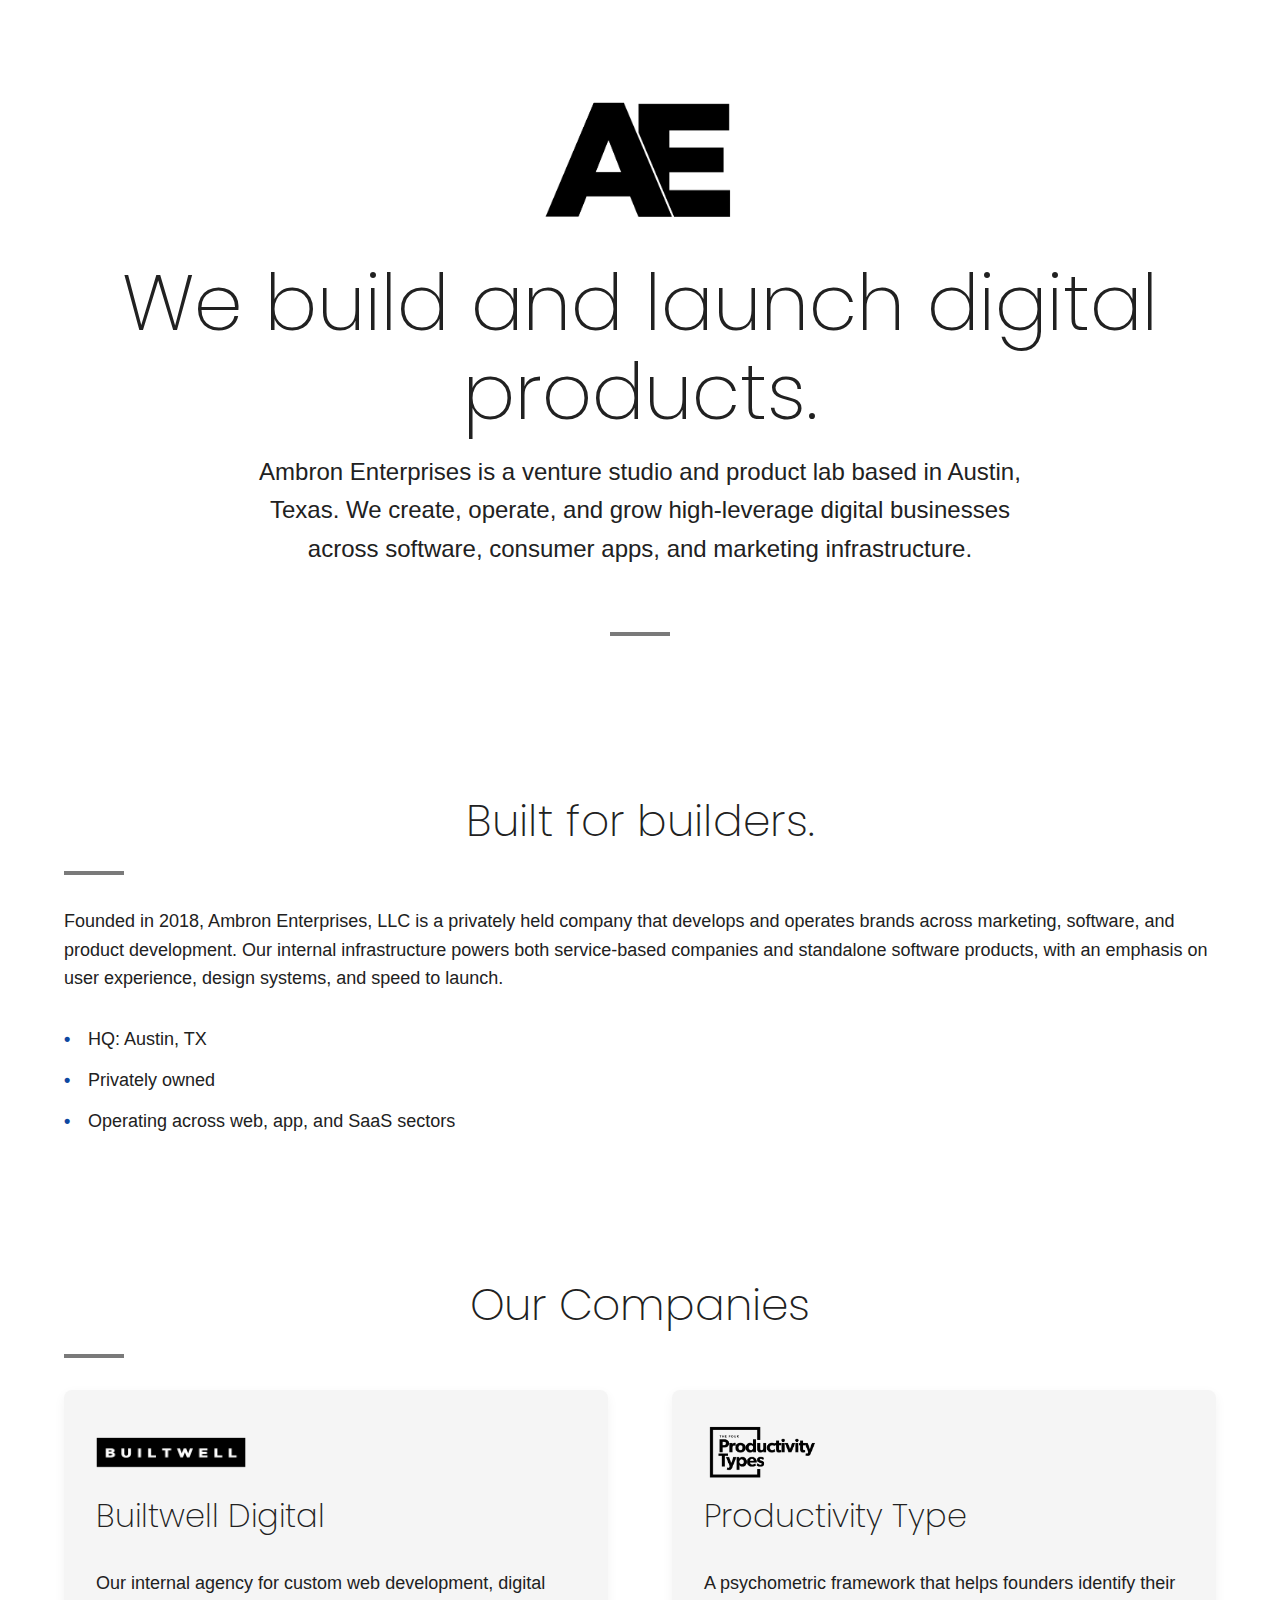
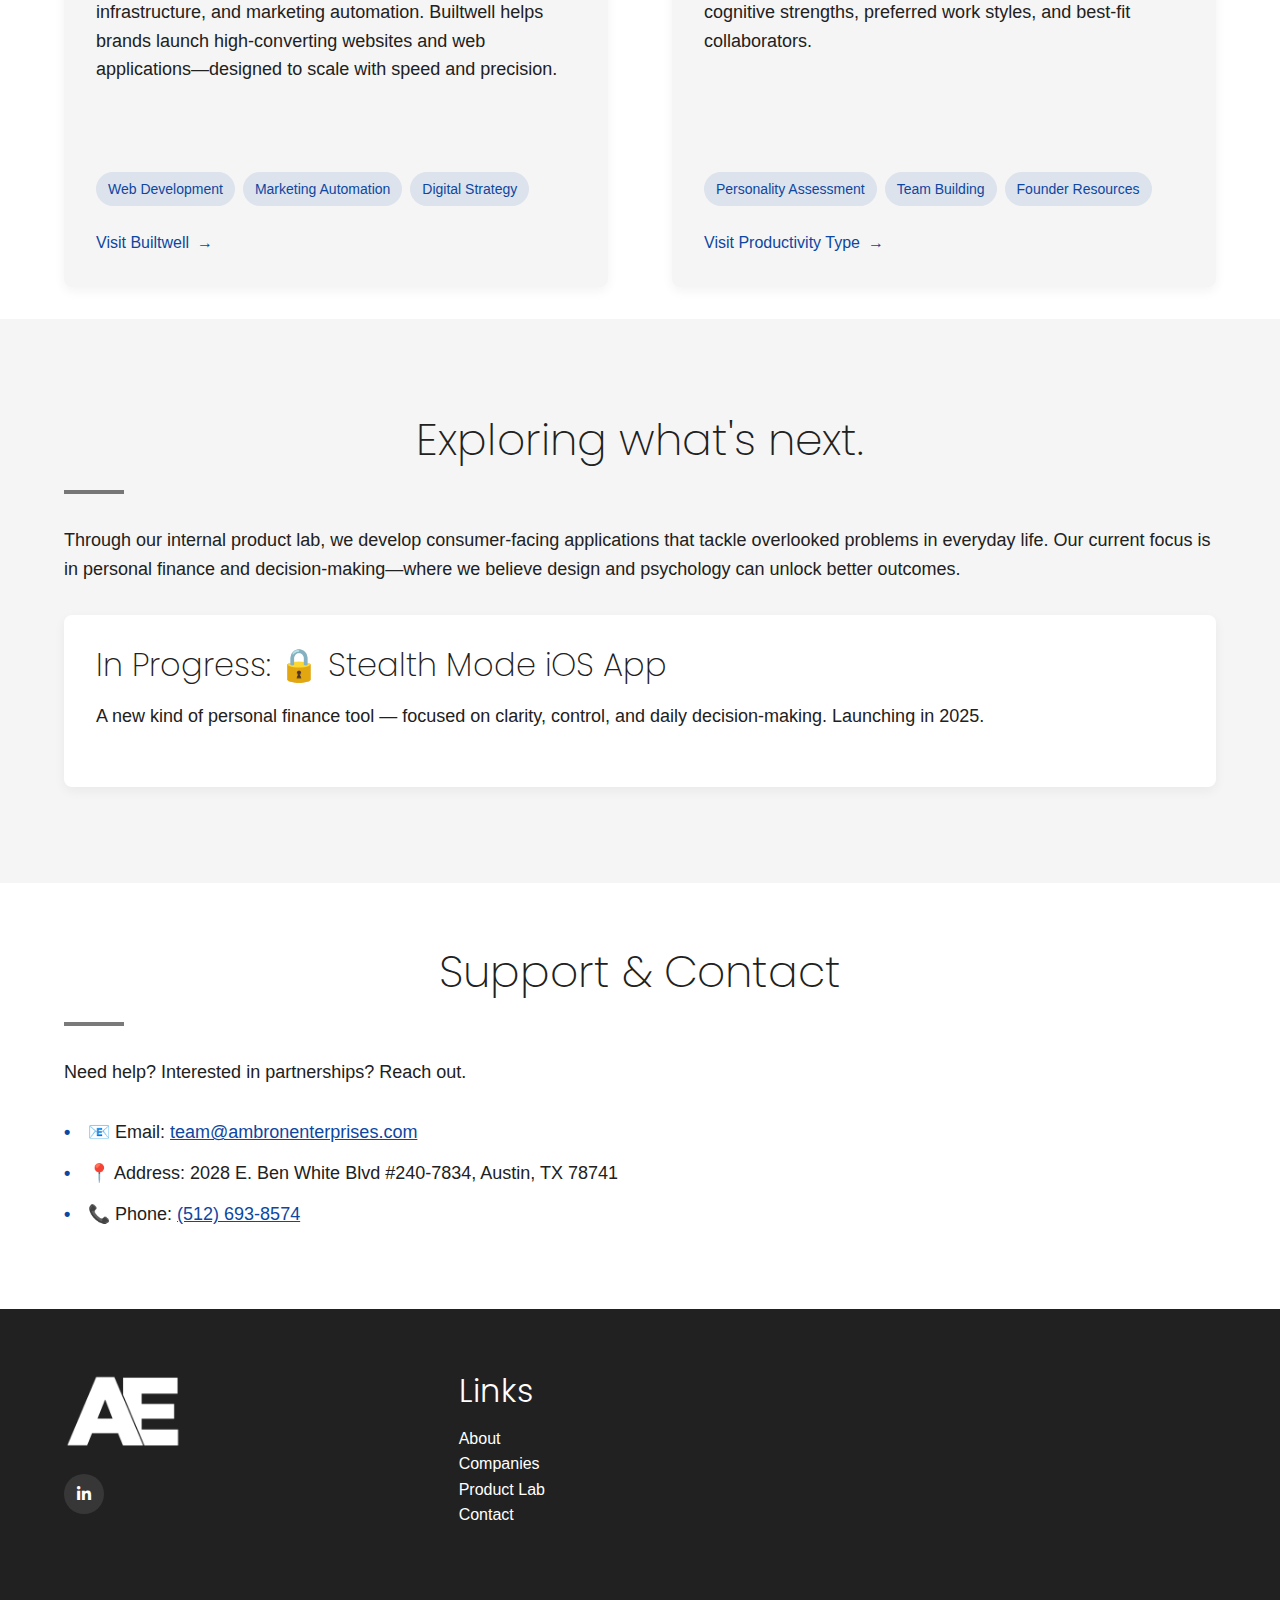
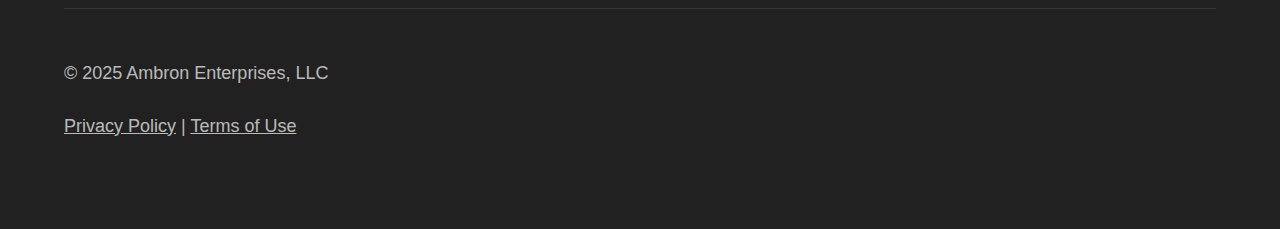
<file: index.html>
<!DOCTYPE html>
<html lang="en-US">
<head>
	<meta charset="UTF-8">
	<meta name="viewport" content="width=device-width, initial-scale=1">
    <meta name="description" content="Ambron Enterprises is a product-led company building and investing in software businesses focused on powerful, but easy-to-use applications.">
    <link rel="preconnect" href="https://fonts.googleapis.com">
    <link rel="preconnect" href="https://fonts.gstatic.com" crossorigin>
    <meta name="robots" content="max-image-preview:large">
    <title>Ambron Enterprises</title>
	<link rel="stylesheet" href="style.css">
	<link rel="icon" href="favicon.ico" type="image/x-icon">
	<link rel="shortcut icon" href="favicon.ico" type="image/x-icon">
	<!-- Load Google Fonts - Improved font loading -->
	<link href="https://fonts.googleapis.com/css2?family=Poppins:wght@200;300;400;500;600;700&family=Source+Serif+Pro:wght@300;400;600;700&display=swap" rel="stylesheet">
	<!-- Add Font Awesome for social media icons -->
	<link rel="stylesheet" href="https://cdnjs.cloudflare.com/ajax/libs/font-awesome/6.4.0/css/all.min.css">
	<style>
		/* Additional styles specific to this page */
        :root {
            --primary-color: #0d47a1;
            --secondary-color: #2e7d32;
            --tertiary-color: #ed6c02;
            --dark-color: #212121;
            --light-color: #f5f5f5;
            --spacing-xs: 1rem;
            --spacing-sm: 2rem;
            --spacing-md: 4rem;
            --spacing-lg: 6rem;
            --spacing-xl: 8rem;
            --heading-font: 'Poppins', Helvetica, Arial, Lucida, sans-serif;
            --body-font: -apple-system, BlinkMacSystemFont, "Segoe UI", Roboto, Helvetica, Arial, sans-serif;
            --wp--custom--typography--line-height--tiny: 1.15;
            --wp--custom--typography--line-height--small: 1.2;
        }
        
        body {
            margin: 0;
            padding: 0;
            font-family: var(--body-font);
            line-height: 1.6;
            color: var(--dark-color);
            background-color: #ffffff;
            font-size: 16px;
        }
        
        .container {
            width: 90%;
            max-width: 1200px;
            margin: 0 auto;
            padding: 0 1rem;
        }
        
        section {
            padding: var(--spacing-md) 0;
            position: relative;
        }
        
        .section-divider {
            width: 60px;
            height: 4px;
            background-color: var(--dark-color);
            margin: var(--spacing-xs) 0 var(--spacing-sm) 0;
            opacity: 0.6;
        }
        
        p {
            margin-bottom: 1.5rem;
            font-size: 1.125rem;
            line-height: 1.6;
        }
        
        .hero {
            padding: var(--spacing-lg) 0;
            text-align: center;
        }
        
        /* Updated heading styles to match original Poppins style */
        h1, h2, h3, h4 {
            font-family: var(--heading-font);
            font-weight: 200;
            line-height: var(--wp--custom--typography--line-height--tiny);
            margin-top: 0;
            text-align: center;
        }
        
        h1 {
            font-size: 78px;
            margin-bottom: var(--spacing-xs);
        }
        
        h2 {
            font-size: 2.75rem;
            margin-bottom: 1.5rem;
        }
        
        h3 {
            font-size: 2rem;
            margin-bottom: 1rem;
        }
        
        h5 {
            font-family: var(--heading-font);
            font-weight: 500;
            text-transform: uppercase;
            font-size: 12px;
            letter-spacing: 4px;
            line-height: 1.8em;
            margin-bottom: 1rem;
        }
        
        .hero p {
            font-size: 1.5rem;
            max-width: 800px;
            margin: 0 auto var(--spacing-md) auto;
            font-weight: 300;
        }
        
        .logo {
            max-width: 200px;
            margin: 0 auto var(--spacing-sm) auto;
            display: block;
        }
        
        .company-grid {
            display: grid;
            grid-template-columns: repeat(auto-fill, minmax(400px, 1fr));
            gap: var(--spacing-md);
            margin: var(--spacing-sm) 0;
        }
        
        .company-card {
            padding: var(--spacing-sm);
            background-color: var(--light-color);
            border-radius: 8px;
            box-shadow: 0 4px 12px rgba(0,0,0,0.05);
            height: 100%;
            display: flex;
            flex-direction: column;
        }
        
        .company-card h3 {
            text-align: left;
        }
        
        .company-card p {
            flex-grow: 1;
            margin-bottom: 1.5rem;
        }
        
        .company-logo {
            max-width: 150px;
            margin-bottom: var(--spacing-xs);
            height: 60px;
            object-fit: contain;
            object-position: left;
        }
        
        .service-pills {
            display: flex;
            flex-wrap: wrap;
            gap: 0.5rem;
            margin-bottom: 1.5rem;
        }
        
        .service-pill {
            background-color: rgba(13, 71, 161, 0.1);
            color: var(--primary-color);
            padding: 0.35rem 0.75rem;
            border-radius: 20px;
            font-size: 0.875rem;
            font-weight: 500;
        }
        
        .link-arrow {
            display: inline-flex;
            align-items: center;
            color: var(--primary-color);
            text-decoration: none;
            font-weight: 500;
            margin-top: auto;
        }
        
        .link-arrow::after {
            content: "→";
            margin-left: 8px;
            transition: transform 0.2s ease;
        }
        
        .link-arrow:hover::after {
            transform: translateX(4px);
        }
        
        .link-arrow:hover {
            text-decoration: underline;
        }
        
        .product-lab {
            background-color: var(--light-color);
            padding: var(--spacing-lg) 0;
        }
        
        .stealth-product {
            margin-top: var(--spacing-sm);
            padding: var(--spacing-sm);
            background-color: #ffffff;
            border-radius: 8px;
            box-shadow: 0 4px 12px rgba(0,0,0,0.05);
        }
        
        .stealth-product h3 {
            text-align: left;
        }
        
        footer {
            background-color: var(--dark-color);
            color: white;
            padding: var(--spacing-md) 0;
        }
        
        footer h3 {
            color: white;
            text-align: left;
            font-weight: 300;
            margin-bottom: 1rem;
        }
        
        .footer-grid {
            display: grid;
            grid-template-columns: repeat(auto-fill, minmax(300px, 1fr));
            gap: var(--spacing-sm);
        }
        
        .footer-bottom {
            margin-top: var(--spacing-md);
            padding-top: var(--spacing-sm);
            border-top: 1px solid rgba(255,255,255,0.1);
            font-size: 0.9rem;
            color: rgba(255,255,255,0.7);
        }
        
        .social-links {
            display: flex;
            gap: 1rem;
            margin-top: var(--spacing-xs);
        }
        
        .social-links a {
            display: inline-flex;
            align-items: center;
            justify-content: center;
            width: 40px;
            height: 40px;
            border-radius: 50%;
            background-color: rgba(255,255,255,0.1);
            color: white;
            text-decoration: none;
            transition: background-color 0.3s ease;
        }
        
        .social-links a:hover {
            background-color: rgba(255,255,255,0.2);
        }
        
        ul.feature-list {
            list-style-type: none;
            padding-left: 0;
            margin-top: 2rem;
        }
        
        ul.feature-list li {
            margin-bottom: 0.75rem;
            position: relative;
            padding-left: 1.5rem;
            font-size: 1.125rem;
        }
        
        ul.feature-list li::before {
            content: "•";
            position: absolute;
            left: 0;
            color: var(--primary-color);
            font-weight: bold;
        }
        
        a {
            color: var(--primary-color);
            text-decoration: underline;
            transition: color 0.2s ease;
        }
        
        a:hover {
            color: #083378;
        }
        
        #about, #companies, #product-lab, #contact {
            scroll-margin-top: 2rem;
        }
        
        @media (max-width: 992px) {
            .company-grid {
                grid-template-columns: 1fr 1fr;
                gap: var(--spacing-sm);
            }
            
            h1 {
                font-size: 60px;
            }
            
            h2 {
                font-size: 2.25rem;
            }
            
            .container {
                width: 95%;
            }
            
            .hero {
                padding: var(--spacing-md) 0;
            }
        }
        
        @media (max-width: 768px) {
            .hero {
                padding: var(--spacing-sm) 0;
            }
            
            .hero h1 {
                font-size: 44px;
            }
            
            .hero p {
                font-size: 1.2rem;
                margin-bottom: var(--spacing-sm);
            }
            
            .company-grid {
                grid-template-columns: 1fr;
                gap: var(--spacing-sm);
            }
            
            .footer-grid {
                grid-template-columns: 1fr;
                gap: var(--spacing-xs);
            }
            
            section {
                padding: var(--spacing-sm) 0;
            }
            
            h2 {
                font-size: 2rem;
            }
            
            h3 {
                font-size: 1.75rem;
            }
            
            .company-card {
                padding: 1.5rem;
            }
            
            p {
                font-size: 1rem;
            }
            
            ul.feature-list li {
                font-size: 1rem;
            }
            
            .service-pills {
                justify-content: flex-start;
                flex-wrap: wrap;
            }
            
            .footer-bottom {
                margin-top: var(--spacing-sm);
                padding-top: var(--spacing-xs);
                text-align: center;
            }
        }
        
        @media (max-width: 480px) {
            .hero h1 {
                font-size: 32px;
            }
            
            h2 {
                font-size: 1.5rem;
            }
            
            h3 {
                font-size: 1.25rem;
            }
            
            .container {
                width: 95%;
                padding: 0 0.5rem;
            }
            
            .section-divider {
                margin: var(--spacing-xs) auto;
            }
            
            .logo {
                max-width: 150px;
            }
            
            .social-links {
                justify-content: center;
            }
            
            .social-links a {
                width: 36px;
                height: 36px;
            }
            
            .company-card {
                padding: 1rem;
            }
            
            .company-logo {
                max-width: 120px;
                height: 50px;
            }
            
            footer h3 {
                text-align: center;
            }
            
            .footer-grid ul {
                text-align: center;
            }
            
            .service-pill {
                font-size: 0.75rem;
                padding: 0.25rem 0.6rem;
            }
            
            .stealth-product {
                padding: 1rem;
            }
        }
	</style>
</head>

<body>
    <!-- Hero Section -->
    <section class="hero">
        <div class="container">
            <img src="images/Ambron-Enterprises-Alt-Logo.png" alt="Ambron Enterprises Logo" class="logo">
            <h1>We build and launch digital products.</h1>
            <p>Ambron Enterprises is a venture studio and product lab based in Austin, Texas. We create, operate, and grow high-leverage digital businesses across software, consumer apps, and marketing infrastructure.</p>
            <div class="section-divider" style="margin: 0 auto;"></div>
        </div>
    </section>

    <!-- About Section -->
    <section id="about">
        <div class="container">
            <h2>Built for builders.</h2>
            <div class="section-divider"></div>
            <p>Founded in 2018, Ambron Enterprises, LLC is a privately held company that develops and operates brands across marketing, software, and product development. Our internal infrastructure powers both service-based companies and standalone software products, with an emphasis on user experience, design systems, and speed to launch.</p>
            
            <ul class="feature-list">
                <li>HQ: Austin, TX</li>
                <li>Privately owned</li>
                <li>Operating across web, app, and SaaS sectors</li>
            </ul>
        </div>
    </section>

    <!-- Companies Section -->
    <section id="companies">
        <div class="container">
            <h2>Our Companies</h2>
            <div class="section-divider"></div>
            
            <div class="company-grid">
                <div class="company-card">
                    <img src="images/Builtwell-Logo-Black.png" alt="Builtwell Digital Logo" class="company-logo">
                    <h3>Builtwell Digital</h3>
                    <p>Our internal agency for custom web development, digital infrastructure, and marketing automation. Builtwell helps brands launch high-converting websites and web applications—designed to scale with speed and precision.</p>
                    
                    <div class="service-pills">
                        <span class="service-pill">Web Development</span>
                        <span class="service-pill">Marketing Automation</span>
                        <span class="service-pill">Digital Strategy</span>
                    </div>
                    
                    <a href="https://builtwelldigital.com/" class="link-arrow">Visit Builtwell</a>
                </div>
                
                <div class="company-card">
                    <img src="images/Artboard-1-copy.png" alt="Productivity Type Logo" class="company-logo">
                    <h3>Productivity Type</h3>
                    <p>A psychometric framework that helps founders identify their cognitive strengths, preferred work styles, and best-fit collaborators.</p>
                    
                    <div class="service-pills">
                        <span class="service-pill">Personality Assessment</span>
                        <span class="service-pill">Team Building</span>
                        <span class="service-pill">Founder Resources</span>
                    </div>
                    
                    <a href="https://productivitytype.com/" class="link-arrow">Visit Productivity Type</a>
                </div>
            </div>
        </div>
    </section>

    <!-- Product Lab Section -->
    <section id="product-lab" class="product-lab">
        <div class="container">
            <h2>Exploring what's next.</h2>
            <div class="section-divider"></div>
            <p>Through our internal product lab, we develop consumer-facing applications that tackle overlooked problems in everyday life. Our current focus is in personal finance and decision-making—where we believe design and psychology can unlock better outcomes.</p>
            
            <div class="stealth-product">
                <h3>In Progress: 🔒 Stealth Mode iOS App</h3>
                <p>A new kind of personal finance tool — focused on clarity, control, and daily decision-making. Launching in 2025.</p>
            </div>
        </div>
    </section>

    <!-- Contact Section -->
    <section id="contact">
        <div class="container">
            <h2>Support & Contact</h2>
            <div class="section-divider"></div>
            <p>Need help? Interested in partnerships? Reach out.</p>
            
            <ul class="feature-list">
                <li>📧 Email: <a href="mailto:team@ambronenterprises.com">team@ambronenterprises.com</a></li>
                <li>📍 Address: 2028 E. Ben White Blvd #240-7834, Austin, TX 78741</li>
                <li>📞 Phone: <a href="tel:+15126938574">(512) 693-8574</a></li>
            </ul>
        </div>
    </section>

    <!-- Footer -->
    <footer>
        <div class="container">
            <div class="footer-grid">
                <div>
                    <a href="index.html">
                        <img src="images/Ambron-Enterprises-Alt-Logo.png" alt="Ambron Enterprises Logo" style="max-width: 120px; filter: brightness(0) invert(1);">
                    </a>
                    <div class="social-links">
                        <a href="https://www.linkedin.com/company/ambron-enterprises/" target="_blank" aria-label="LinkedIn"><i class="fab fa-linkedin-in"></i></a>
                    </div>
                </div>
                
                <div>
                    <h3>Links</h3>
                    <ul style="list-style-type: none; padding-left: 0;">
                        <li><a href="#about" style="color: white; text-decoration: none;">About</a></li>
                        <li><a href="#companies" style="color: white; text-decoration: none;">Companies</a></li>
                        <li><a href="#product-lab" style="color: white; text-decoration: none;">Product Lab</a></li>
                        <li><a href="#contact" style="color: white; text-decoration: none;">Contact</a></li>
                    </ul>
                </div>
            </div>
            
            <div class="footer-bottom">
                <p>© 2025 Ambron Enterprises, LLC</p>
                <p><a href="privacy-policy.html" style="color: rgba(255,255,255,0.7); text-decoration: underline;">Privacy Policy</a> | <a href="terms-of-use.html" style="color: rgba(255,255,255,0.7); text-decoration: underline;">Terms of Use</a></p>
            </div>
        </div>
    </footer>
</body>
</html>
</file>
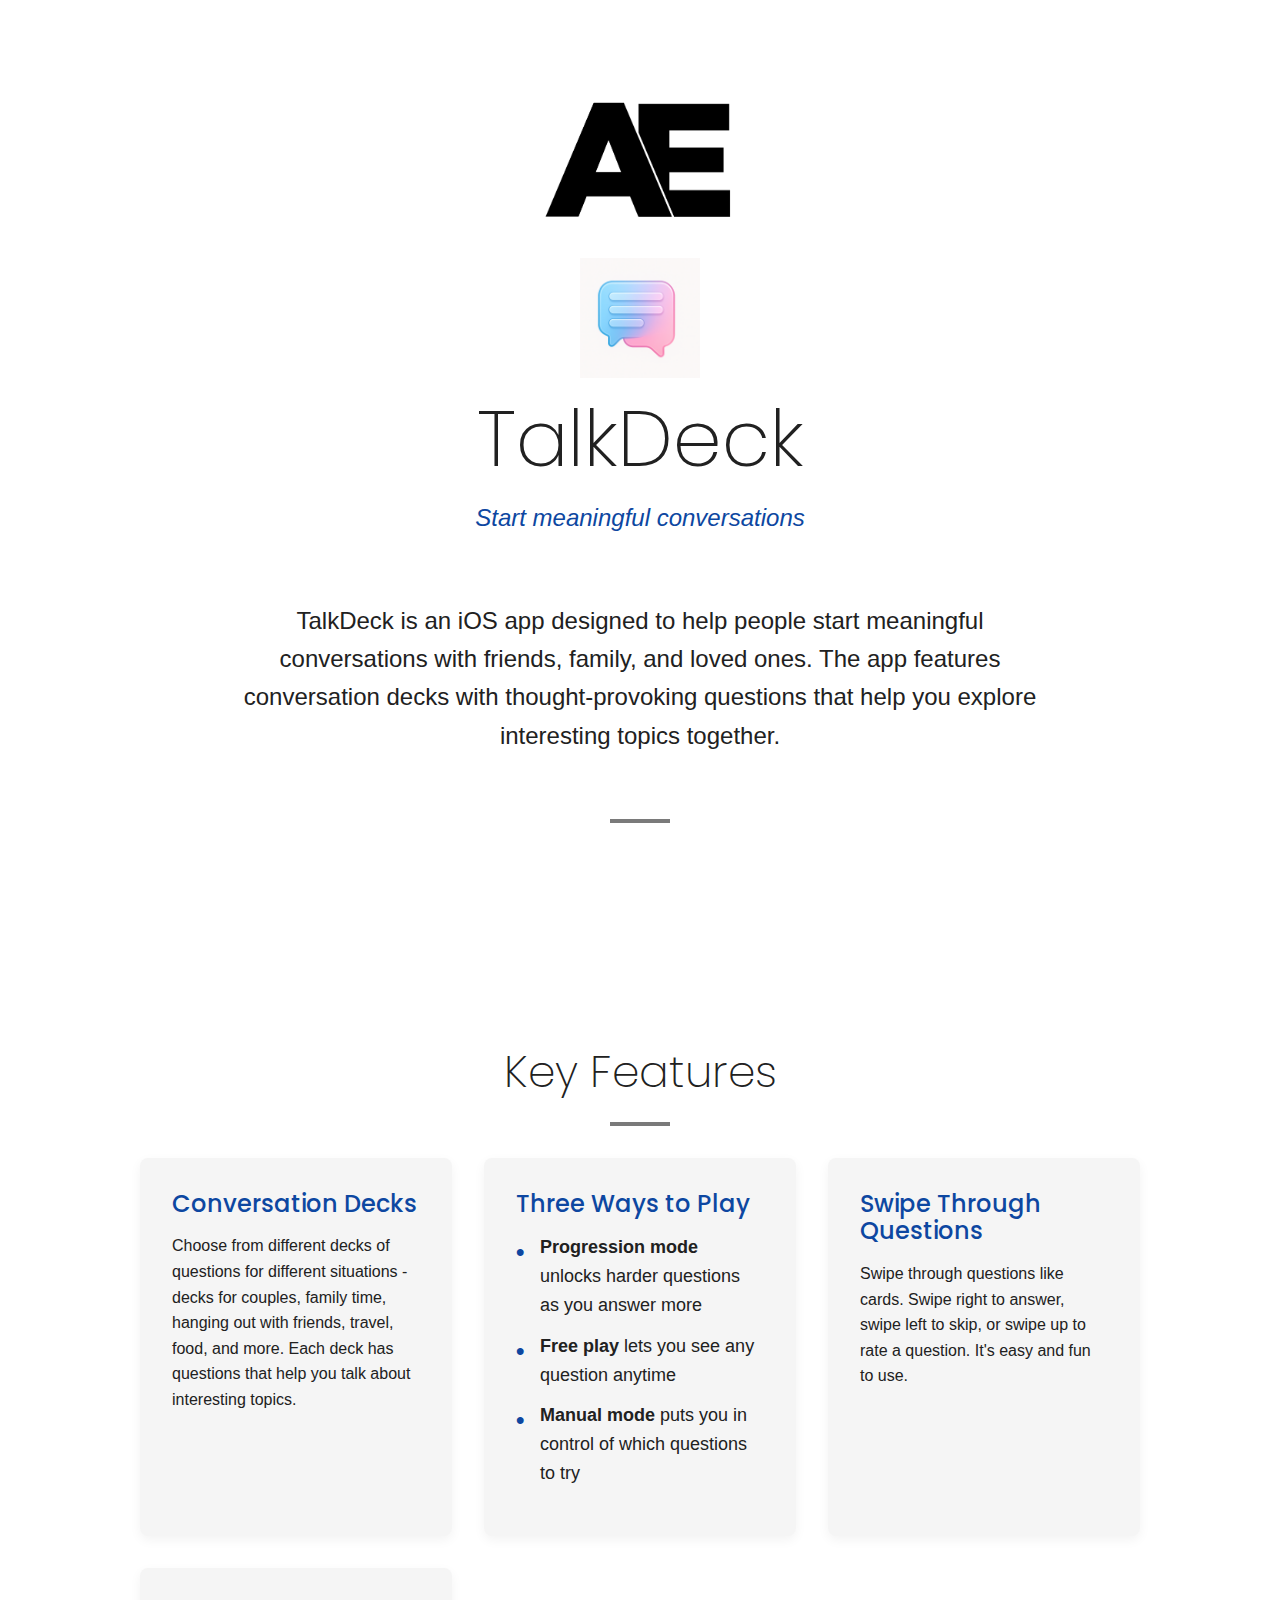
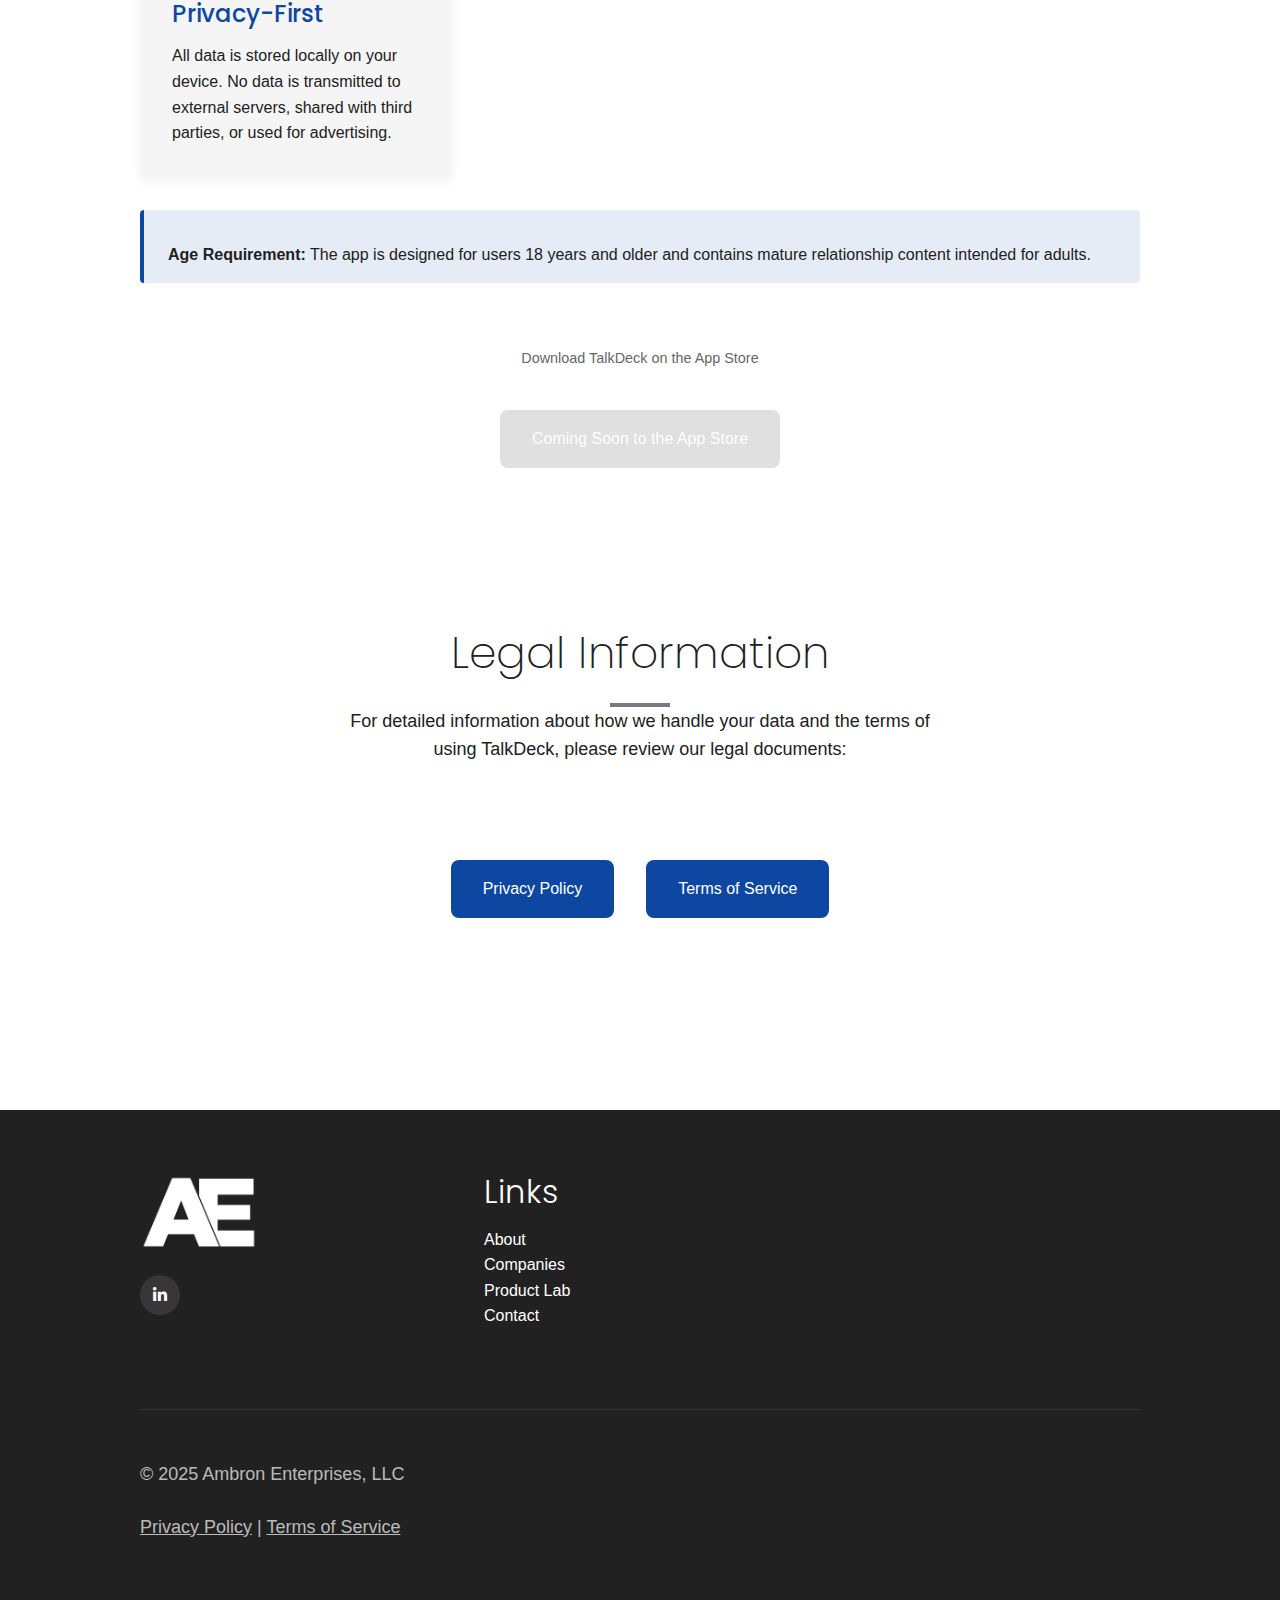
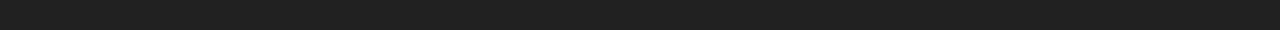
<file: talkdeck/index.html>
<!DOCTYPE html>
<html lang="en-US">
<head>
	<meta charset="UTF-8">
	<meta name="viewport" content="width=device-width, initial-scale=1">
    <meta name="description" content="TalkDeck - Start meaningful conversations. An iOS app featuring conversation decks with thought-provoking questions to help you explore interesting topics with friends, family, and loved ones.">
    <link rel="preconnect" href="https://fonts.googleapis.com">
    <link rel="preconnect" href="https://fonts.gstatic.com" crossorigin>
    <meta name="robots" content="max-image-preview:large">
    <title>TalkDeck - Start Meaningful Conversations | Ambron Enterprises</title>
	<link rel="stylesheet" href="../style.css">
	<link rel="icon" href="../favicon.ico" type="image/x-icon">
	<link rel="shortcut icon" href="../favicon.ico" type="image/x-icon">
	<!-- Load Google Fonts - Improved font loading -->
	<link href="https://fonts.googleapis.com/css2?family=Poppins:wght@200;300;400;500;600;700&family=Source+Serif+Pro:wght@300;400;600;700&display=swap" rel="stylesheet">
	<!-- Add Font Awesome for social media icons -->
	<link rel="stylesheet" href="https://cdnjs.cloudflare.com/ajax/libs/font-awesome/6.4.0/css/all.min.css">
	<style>
		/* Additional styles specific to this page */
        :root {
            --primary-color: #0d47a1;
            --secondary-color: #2e7d32;
            --tertiary-color: #ed6c02;
            --dark-color: #212121;
            --light-color: #f5f5f5;
            --spacing-xs: 1rem;
            --spacing-sm: 2rem;
            --spacing-md: 4rem;
            --spacing-lg: 6rem;
            --spacing-xl: 8rem;
            --heading-font: 'Poppins', Helvetica, Arial, Lucida, sans-serif;
            --body-font: -apple-system, BlinkMacSystemFont, "Segoe UI", Roboto, Helvetica, Arial, sans-serif;
            --wp--custom--typography--line-height--tiny: 1.15;
            --wp--custom--typography--line-height--small: 1.2;
        }
        
        body {
            margin: 0;
            padding: 0;
            font-family: var(--body-font);
            line-height: 1.6;
            color: var(--dark-color);
            background-color: #ffffff;
            font-size: 16px;
        }
        
        .container {
            width: 90%;
            max-width: 1000px;
            margin: 0 auto;
            padding: 0 1rem;
        }
        
        section {
            padding: var(--spacing-md) 0;
            position: relative;
        }
        
        .section-divider {
            width: 60px;
            height: 4px;
            background-color: var(--dark-color);
            margin: var(--spacing-xs) 0 var(--spacing-sm) 0;
            opacity: 0.6;
        }
        
        p {
            margin-bottom: 1.5rem;
            font-size: 1.125rem;
            line-height: 1.6;
        }
        
        .hero {
            padding: var(--spacing-lg) 0;
            text-align: center;
        }
        
        /* Updated heading styles to match original Poppins style */
        h1, h2, h3, h4 {
            font-family: var(--heading-font);
            font-weight: 200;
            line-height: var(--wp--custom--typography--line-height--tiny);
            margin-top: 0;
            text-align: center;
        }
        
        h1 {
            font-size: 78px;
            margin-bottom: var(--spacing-xs);
        }
        
        h2 {
            font-size: 2.75rem;
            margin-bottom: 1.5rem;
        }
        
        h3 {
            font-size: 2rem;
            margin-bottom: 1rem;
            text-align: left;
        }
        
        h5 {
            font-family: var(--heading-font);
            font-weight: 500;
            text-transform: uppercase;
            font-size: 12px;
            letter-spacing: 4px;
            line-height: 1.8em;
            margin-bottom: 1rem;
        }
        
        .hero p {
            font-size: 1.5rem;
            max-width: 800px;
            margin: 0 auto var(--spacing-md) auto;
            font-weight: 300;
        }
        
        .tagline {
            font-size: 1.25rem;
            color: var(--primary-color);
            font-weight: 400;
            margin-bottom: var(--spacing-sm);
            font-style: italic;
        }
        
        .logo {
            max-width: 200px;
            margin: 0 auto var(--spacing-sm) auto;
            display: block;
        }
        
        .app-logo {
            max-width: 120px;
            height: auto;
            margin: 0 auto var(--spacing-xs) auto;
            display: block;
        }
        
        .features-section {
            margin-top: var(--spacing-md);
        }
        
        .features-section h2 {
            text-align: center;
        }
        
        .features-section h3 {
            text-align: left;
            margin-top: var(--spacing-sm);
        }
        
        .features-grid {
            display: grid;
            grid-template-columns: repeat(auto-fit, minmax(280px, 1fr));
            gap: var(--spacing-sm);
            margin: var(--spacing-sm) 0;
        }
        
        .feature-card {
            padding: var(--spacing-sm);
            background-color: var(--light-color);
            border-radius: 8px;
            box-shadow: 0 4px 12px rgba(0,0,0,0.05);
        }
        
        .feature-card h4 {
            font-family: var(--heading-font);
            font-weight: 500;
            font-size: 1.5rem;
            text-align: left;
            margin-bottom: 0.75rem;
            color: var(--primary-color);
        }
        
        .feature-card p {
            font-size: 1rem;
            margin-bottom: 0;
        }
        
        ul.feature-list {
            list-style-type: none;
            padding-left: 0;
            margin-top: 1rem;
        }
        
        ul.feature-list li {
            margin-bottom: 0.75rem;
            position: relative;
            padding-left: 1.5rem;
            font-size: 1.125rem;
        }
        
        ul.feature-list li::before {
            content: "•";
            position: absolute;
            left: 0;
            color: var(--primary-color);
            font-weight: bold;
            font-size: 1.5rem;
        }
        
        .age-notice {
            background-color: rgba(13, 71, 161, 0.1);
            border-left: 4px solid var(--primary-color);
            padding: 1rem 1.5rem;
            margin: var(--spacing-sm) 0;
            border-radius: 4px;
        }
        
        .age-notice p {
            margin-bottom: 0;
            font-size: 1rem;
        }
        
        .app-store-link {
            display: inline-block;
            margin: var(--spacing-sm) 0;
            padding: 1rem 2rem;
            background-color: var(--primary-color);
            color: white;
            text-decoration: none;
            border-radius: 8px;
            font-weight: 500;
            transition: background-color 0.3s ease;
        }
        
        .app-store-link:hover {
            background-color: #083378;
            text-decoration: none;
        }
        
        .app-store-link.disabled {
            background-color: #ccc;
            cursor: not-allowed;
            opacity: 0.6;
        }
        
        .policy-content {
            margin-top: var(--spacing-md);
        }
        
        .policy-content h3 {
            font-weight: 300;
            margin-top: var(--spacing-md);
        }
        
        .policy-content ul, .policy-content ol {
            margin-bottom: 1.5rem;
            padding-left: 1.5rem;
        }
        
        .policy-content li {
            margin-bottom: 0.5rem;
            font-size: 1.125rem;
        }
        
        footer {
            background-color: var(--dark-color);
            color: white;
            padding: var(--spacing-md) 0;
            margin-top: var(--spacing-lg);
        }
        
        footer h3 {
            color: white;
            text-align: left;
            font-weight: 300;
            margin-bottom: 1rem;
        }
        
        .footer-grid {
            display: grid;
            grid-template-columns: repeat(auto-fill, minmax(300px, 1fr));
            gap: var(--spacing-sm);
        }
        
        .footer-bottom {
            margin-top: var(--spacing-md);
            padding-top: var(--spacing-sm);
            border-top: 1px solid rgba(255,255,255,0.1);
            font-size: 0.9rem;
            color: rgba(255,255,255,0.7);
        }
        
        .social-links {
            display: flex;
            gap: 1rem;
            margin-top: var(--spacing-xs);
        }
        
        .social-links a {
            display: inline-flex;
            align-items: center;
            justify-content: center;
            width: 40px;
            height: 40px;
            border-radius: 50%;
            background-color: rgba(255,255,255,0.1);
            color: white;
            text-decoration: none;
            transition: background-color 0.3s ease;
        }
        
        .social-links a:hover {
            background-color: rgba(255,255,255,0.2);
        }
        
        a {
            color: var(--primary-color);
            text-decoration: underline;
            transition: color 0.2s ease;
        }
        
        a:hover {
            color: #083378;
        }
        
        .home-link {
            display: inline-flex;
            align-items: center;
            margin-bottom: var(--spacing-md);
            color: var(--primary-color);
            text-decoration: none;
            font-weight: 500;
        }
        
        .home-link svg {
            margin-right: 0.5rem;
        }
        
        .last-updated {
            font-style: italic;
            color: #666;
            margin-top: 4rem;
            font-size: 0.9rem;
        }
        
        @media (max-width: 992px) {
            h1 {
                font-size: 60px;
            }
            
            h2 {
                font-size: 2.25rem;
            }
            
            .container {
                width: 95%;
            }
            
            .features-grid {
                grid-template-columns: 1fr;
            }
        }
        
        @media (max-width: 768px) {
            .hero {
                padding: var(--spacing-sm) 0;
            }
            
            .hero h1 {
                font-size: 44px;
            }
            
            .hero p {
                font-size: 1.2rem;
                margin-bottom: var(--spacing-sm);
            }
            
            .tagline {
                font-size: 1.1rem;
            }
            
            .footer-grid {
                grid-template-columns: 1fr;
                gap: var(--spacing-xs);
            }
            
            section {
                padding: var(--spacing-sm) 0;
            }
            
            h2 {
                font-size: 2rem;
            }
            
            h3 {
                font-size: 1.75rem;
            }
            
            p {
                font-size: 1rem;
            }
            
            .policy-content li {
                font-size: 1rem;
            }
            
            .home-link {
                margin-bottom: var(--spacing-sm);
            }
            
            .policy-content {
                margin-top: var(--spacing-sm);
            }
            
            .footer-bottom {
                margin-top: var(--spacing-sm);
                padding-top: var(--spacing-xs);
                text-align: center;
            }
            
            .features-grid {
                grid-template-columns: 1fr;
            }
        }
        
        @media (max-width: 480px) {
            .hero h1 {
                font-size: 32px;
            }
            
            h2 {
                font-size: 1.5rem;
            }
            
            h3 {
                font-size: 1.25rem;
            }
            
            .container {
                width: 95%;
                padding: 0 0.5rem;
            }
            
            .section-divider {
                margin: var(--spacing-xs) auto;
            }
            
            .logo {
                max-width: 150px;
            }
            
            .app-logo {
                max-width: 100px;
            }
            
            .social-links {
                justify-content: center;
            }
            
            .social-links a {
                width: 36px;
                height: 36px;
            }
            
            footer h3 {
                text-align: center;
            }
            
            .footer-grid ul {
                text-align: center;
            }
            
            .feature-card h4 {
                font-size: 1.25rem;
            }
        }
	</style>
</head>

<body>
    <!-- Hero Section -->
    <section class="hero">
        <div class="container">
            <a href="../index.html">
                <img src="../images/Ambron-Enterprises-Alt-Logo.png" alt="Ambron Enterprises Logo" class="logo">
            </a>
            <img src="images/TalkDeck_AppStore.png" alt="TalkDeck App Logo" class="app-logo">
            <h1>TalkDeck</h1>
            <p class="tagline">Start meaningful conversations</p>
            <p>TalkDeck is an iOS app designed to help people start meaningful conversations with friends, family, and loved ones. The app features conversation decks with thought-provoking questions that help you explore interesting topics together.</p>
            <div class="section-divider" style="margin: 0 auto;"></div>
        </div>
    </section>

    <!-- Features Section -->
    <section class="features-section">
        <div class="container">
            <h2>Key Features</h2>
            <div class="section-divider" style="margin: 0 auto;"></div>
            
            <div class="features-grid">
                <div class="feature-card">
                    <h4>Conversation Decks</h4>
                    <p>Choose from different decks of questions for different situations - decks for couples, family time, hanging out with friends, travel, food, and more. Each deck has questions that help you talk about interesting topics.</p>
                </div>
                
                <div class="feature-card">
                    <h4>Three Ways to Play</h4>
                    <ul class="feature-list">
                        <li><strong>Progression mode</strong> unlocks harder questions as you answer more</li>
                        <li><strong>Free play</strong> lets you see any question anytime</li>
                        <li><strong>Manual mode</strong> puts you in control of which questions to try</li>
                    </ul>
                </div>
                
                <div class="feature-card">
                    <h4>Swipe Through Questions</h4>
                    <p>Swipe through questions like cards. Swipe right to answer, swipe left to skip, or swipe up to rate a question. It's easy and fun to use.</p>
                </div>
                
                <div class="feature-card">
                    <h4>Privacy-First</h4>
                    <p>All data is stored locally on your device. No data is transmitted to external servers, shared with third parties, or used for advertising.</p>
                </div>
            </div>
            
            <div class="age-notice">
                <p><strong>Age Requirement:</strong> The app is designed for users 18 years and older and contains mature relationship content intended for adults.</p>
            </div>
            
            <!-- App Store Link Placeholder -->
            <div style="text-align: center; margin-top: var(--spacing-md);">
                <p style="font-size: 0.9rem; color: #666; margin-bottom: 0.5rem;">Download TalkDeck on the App Store</p>
                <a href="#" class="app-store-link disabled" onclick="return false;" aria-label="Download TalkDeck on the App Store (Coming Soon)">Coming Soon to the App Store</a>
            </div>
        </div>
    </section>

    <!-- Legal Links Section -->
    <section id="legal">
        <div class="container">
            <h2>Legal Information</h2>
            <div class="section-divider" style="margin: 0 auto;"></div>
            <p style="text-align: center; max-width: 600px; margin: 0 auto;">
                For detailed information about how we handle your data and the terms of using TalkDeck, please review our legal documents:
            </p>
            <div style="display: flex; justify-content: center; gap: var(--spacing-sm); margin-top: var(--spacing-md); flex-wrap: wrap;">
                <a href="privacy-policy.html" class="app-store-link" style="text-decoration: none; display: inline-block;">
                    Privacy Policy
                </a>
                <a href="terms-of-service.html" class="app-store-link" style="text-decoration: none; display: inline-block;">
                    Terms of Service
                </a>
            </div>
        </div>
    </section>

    <!-- Footer -->
    <footer>
        <div class="container">
            <div class="footer-grid">
                <div>
                    <a href="../index.html">
                        <img src="../images/Ambron-Enterprises-Alt-Logo.png" alt="Ambron Enterprises Logo" style="max-width: 120px; filter: brightness(0) invert(1);">
                    </a>
                    <div class="social-links">
                        <a href="https://www.linkedin.com/company/ambron-enterprises/" target="_blank" aria-label="LinkedIn"><i class="fab fa-linkedin-in"></i></a>
                    </div>
                </div>
                
                <div>
                    <h3>Links</h3>
                    <ul style="list-style-type: none; padding-left: 0;">
                        <li><a href="../index.html#about" style="color: white; text-decoration: none;">About</a></li>
                        <li><a href="../index.html#companies" style="color: white; text-decoration: none;">Companies</a></li>
                        <li><a href="../index.html#product-lab" style="color: white; text-decoration: none;">Product Lab</a></li>
                        <li><a href="../index.html#contact" style="color: white; text-decoration: none;">Contact</a></li>
                    </ul>
                </div>
            </div>
            
            <div class="footer-bottom">
                <p>© 2025 Ambron Enterprises, LLC</p>
                <p><a href="privacy-policy.html" style="color: rgba(255,255,255,0.7); text-decoration: underline;">Privacy Policy</a> | <a href="terms-of-service.html" style="color: rgba(255,255,255,0.7); text-decoration: underline;">Terms of Service</a></p>
            </div>
        </div>
    </footer>
</body>
</html>
</file>
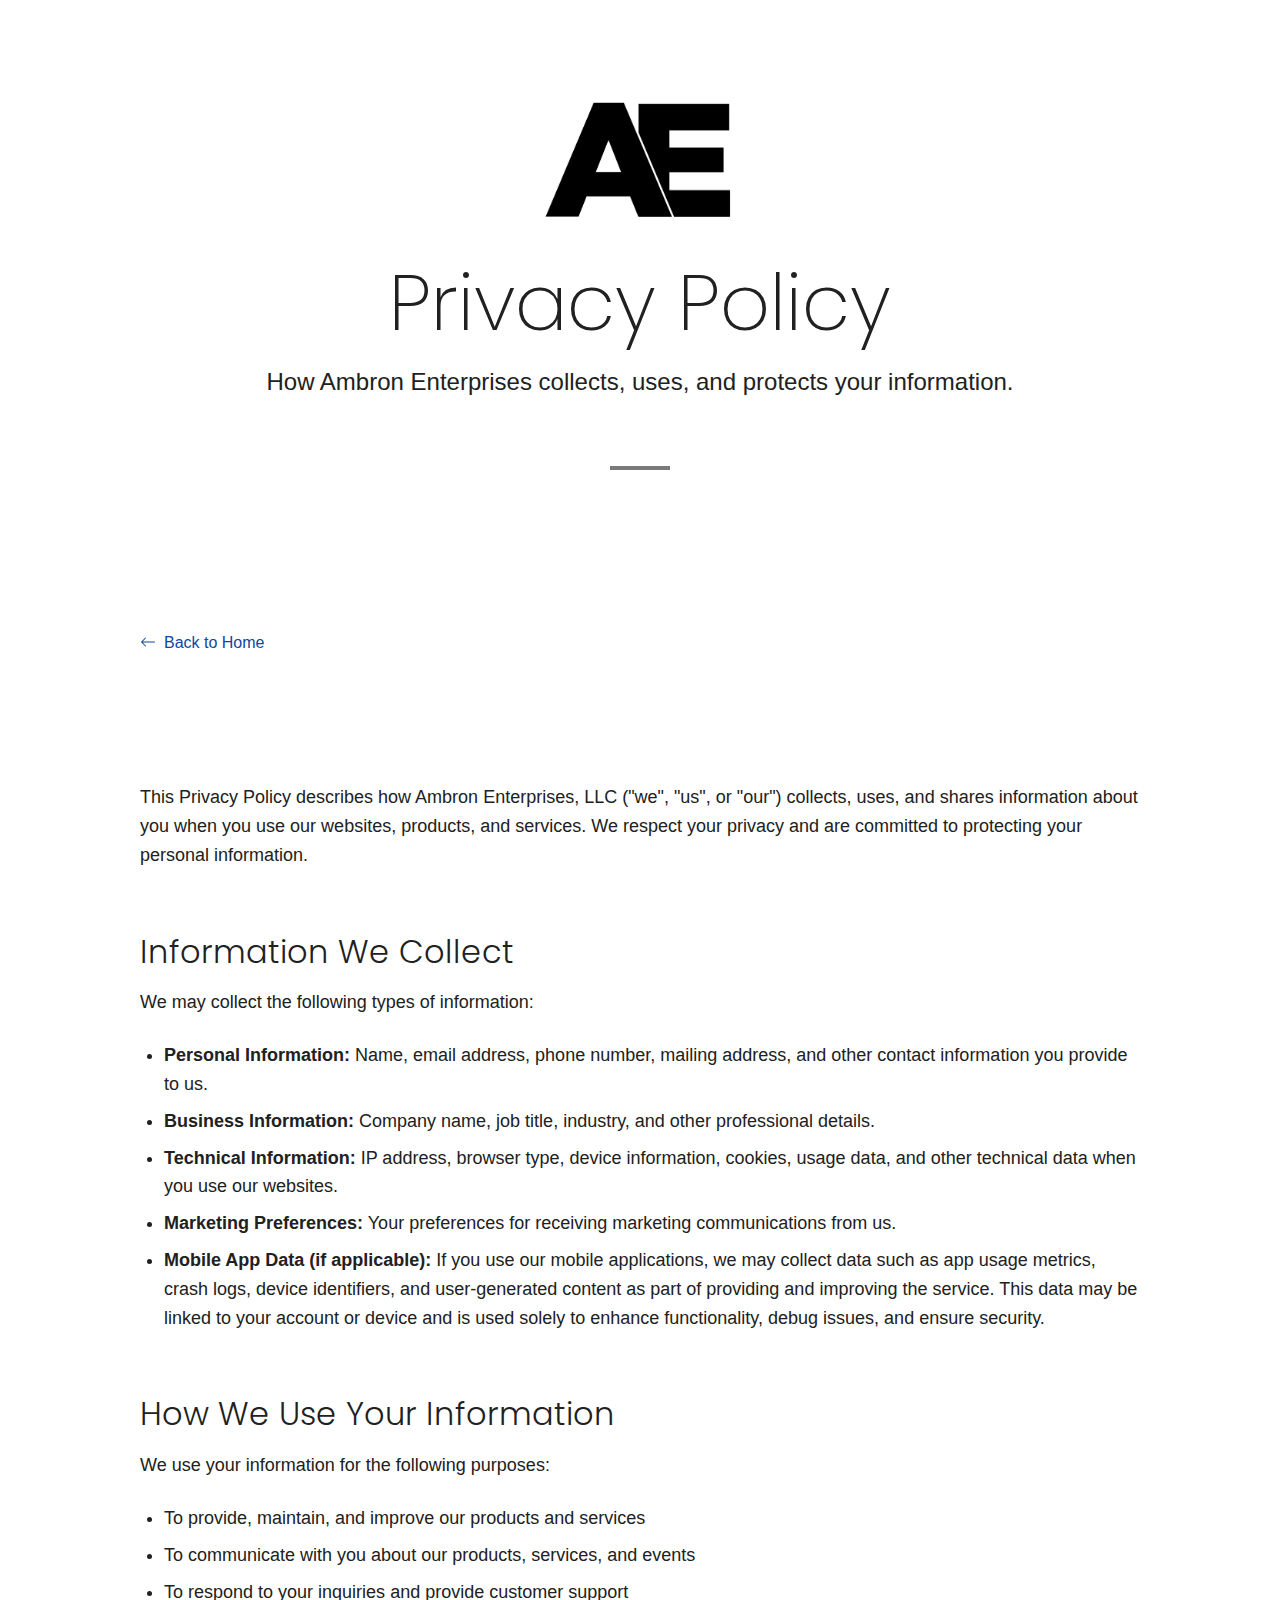
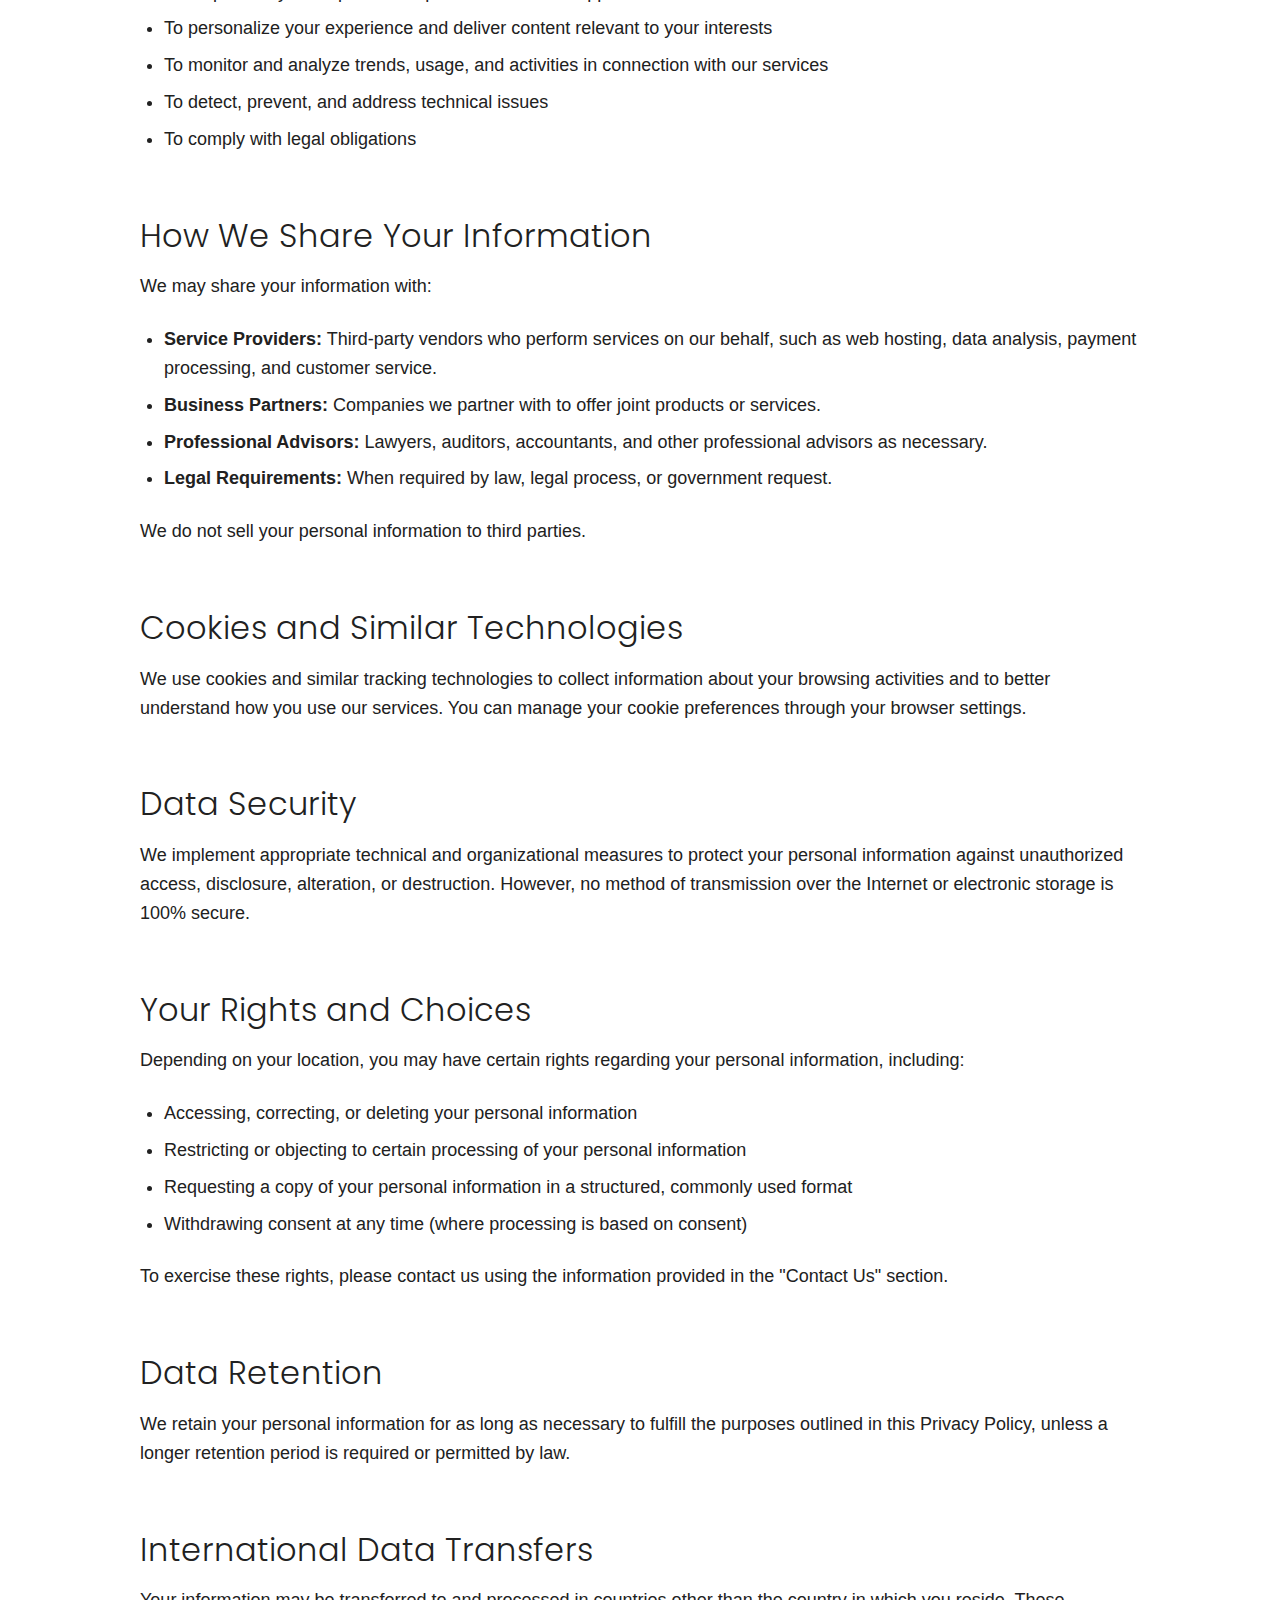
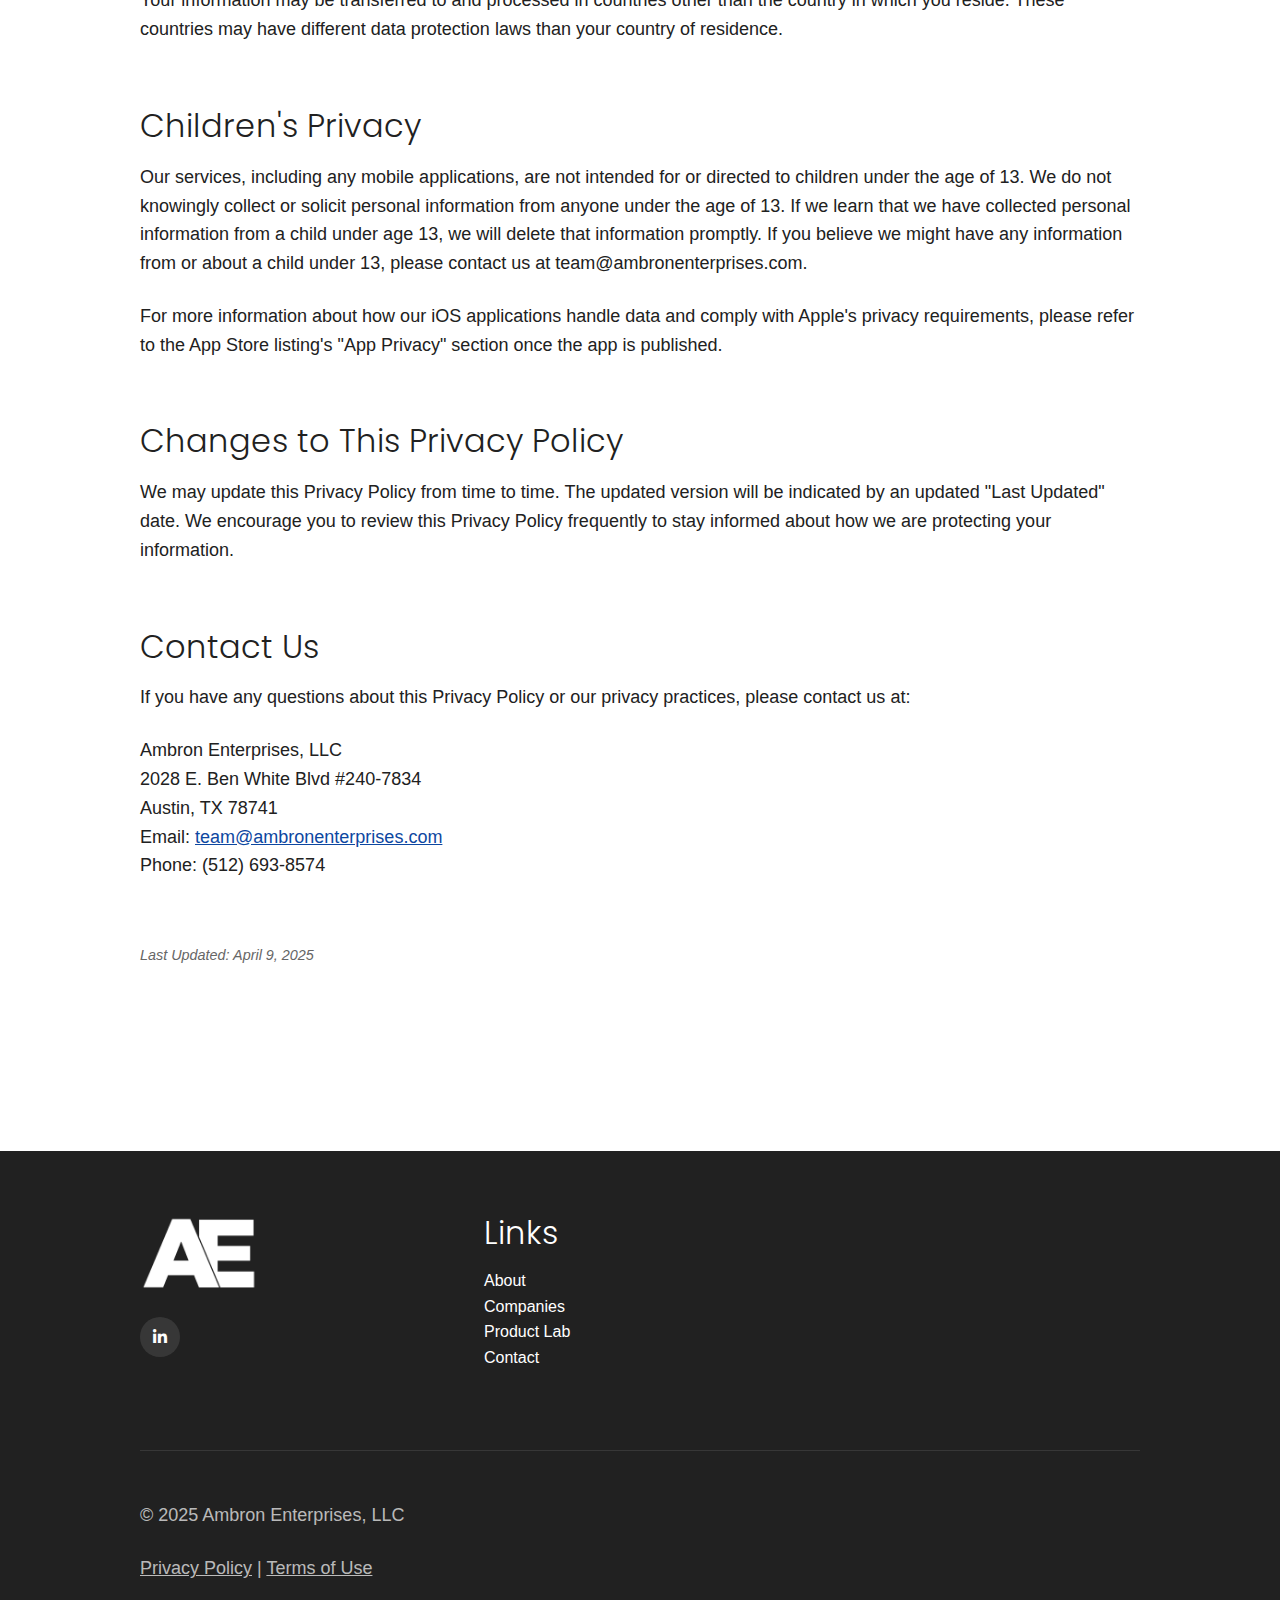
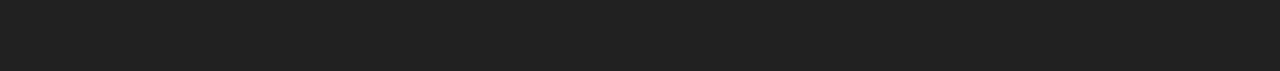
<file: privacy-policy.html>
<!DOCTYPE html>
<html lang="en-US">
<head>
	<meta charset="UTF-8">
	<meta name="viewport" content="width=device-width, initial-scale=1">
    <meta name="description" content="Ambron Enterprises privacy policy. Learn about how we collect, use, and protect your information.">
    <link rel="preconnect" href="https://fonts.googleapis.com">
    <link rel="preconnect" href="https://fonts.gstatic.com" crossorigin>
    <meta name="robots" content="max-image-preview:large">
    <title>Privacy Policy - Ambron Enterprises</title>
	<link rel="stylesheet" href="style.css">
	<link rel="icon" href="favicon.ico" type="image/x-icon">
	<link rel="shortcut icon" href="favicon.ico" type="image/x-icon">
	<!-- Load Google Fonts - Improved font loading -->
	<link href="https://fonts.googleapis.com/css2?family=Poppins:wght@200;300;400;500;600;700&family=Source+Serif+Pro:wght@300;400;600;700&display=swap" rel="stylesheet">
	<!-- Add Font Awesome for social media icons -->
	<link rel="stylesheet" href="https://cdnjs.cloudflare.com/ajax/libs/font-awesome/6.4.0/css/all.min.css">
	<style>
		/* Additional styles specific to this page */
        :root {
            --primary-color: #0d47a1;
            --secondary-color: #2e7d32;
            --tertiary-color: #ed6c02;
            --dark-color: #212121;
            --light-color: #f5f5f5;
            --spacing-xs: 1rem;
            --spacing-sm: 2rem;
            --spacing-md: 4rem;
            --spacing-lg: 6rem;
            --spacing-xl: 8rem;
            --heading-font: 'Poppins', Helvetica, Arial, Lucida, sans-serif;
            --body-font: -apple-system, BlinkMacSystemFont, "Segoe UI", Roboto, Helvetica, Arial, sans-serif;
            --wp--custom--typography--line-height--tiny: 1.15;
            --wp--custom--typography--line-height--small: 1.2;
        }
        
        body {
            margin: 0;
            padding: 0;
            font-family: var(--body-font);
            line-height: 1.6;
            color: var(--dark-color);
            background-color: #ffffff;
            font-size: 16px;
        }
        
        .container {
            width: 90%;
            max-width: 1000px;
            margin: 0 auto;
            padding: 0 1rem;
        }
        
        section {
            padding: var(--spacing-md) 0;
            position: relative;
        }
        
        .section-divider {
            width: 60px;
            height: 4px;
            background-color: var(--dark-color);
            margin: var(--spacing-xs) 0 var(--spacing-sm) 0;
            opacity: 0.6;
        }
        
        p {
            margin-bottom: 1.5rem;
            font-size: 1.125rem;
            line-height: 1.6;
        }
        
        .hero {
            padding: var(--spacing-lg) 0;
            text-align: center;
        }
        
        /* Updated heading styles to match original Poppins style */
        h1, h2, h3, h4 {
            font-family: var(--heading-font);
            font-weight: 200;
            line-height: var(--wp--custom--typography--line-height--tiny);
            margin-top: 0;
            text-align: center;
        }
        
        h1 {
            font-size: 78px;
            margin-bottom: var(--spacing-xs);
        }
        
        h2 {
            font-size: 2.75rem;
            margin-bottom: 1.5rem;
        }
        
        h3 {
            font-size: 2rem;
            margin-bottom: 1rem;
            text-align: left;
        }
        
        h5 {
            font-family: var(--heading-font);
            font-weight: 500;
            text-transform: uppercase;
            font-size: 12px;
            letter-spacing: 4px;
            line-height: 1.8em;
            margin-bottom: 1rem;
        }
        
        .hero p {
            font-size: 1.5rem;
            max-width: 800px;
            margin: 0 auto var(--spacing-md) auto;
            font-weight: 300;
        }
        
        .logo {
            max-width: 200px;
            margin: 0 auto var(--spacing-sm) auto;
            display: block;
        }
        
        .policy-content {
            margin-top: var(--spacing-md);
        }
        
        .policy-content h3 {
            font-weight: 300;
            margin-top: var(--spacing-md);
        }
        
        .policy-content ul, .policy-content ol {
            margin-bottom: 1.5rem;
            padding-left: 1.5rem;
        }
        
        .policy-content li {
            margin-bottom: 0.5rem;
            font-size: 1.125rem;
        }
        
        footer {
            background-color: var(--dark-color);
            color: white;
            padding: var(--spacing-md) 0;
            margin-top: var(--spacing-lg);
        }
        
        footer h3 {
            color: white;
            text-align: left;
            font-weight: 300;
            margin-bottom: 1rem;
        }
        
        .footer-grid {
            display: grid;
            grid-template-columns: repeat(auto-fill, minmax(300px, 1fr));
            gap: var(--spacing-sm);
        }
        
        .footer-bottom {
            margin-top: var(--spacing-md);
            padding-top: var(--spacing-sm);
            border-top: 1px solid rgba(255,255,255,0.1);
            font-size: 0.9rem;
            color: rgba(255,255,255,0.7);
        }
        
        .social-links {
            display: flex;
            gap: 1rem;
            margin-top: var(--spacing-xs);
        }
        
        .social-links a {
            display: inline-flex;
            align-items: center;
            justify-content: center;
            width: 40px;
            height: 40px;
            border-radius: 50%;
            background-color: rgba(255,255,255,0.1);
            color: white;
            text-decoration: none;
            transition: background-color 0.3s ease;
        }
        
        .social-links a:hover {
            background-color: rgba(255,255,255,0.2);
        }
        
        a {
            color: var(--primary-color);
            text-decoration: underline;
            transition: color 0.2s ease;
        }
        
        a:hover {
            color: #083378;
        }
        
        .home-link {
            display: inline-flex;
            align-items: center;
            margin-bottom: var(--spacing-md);
            color: var(--primary-color);
            text-decoration: none;
            font-weight: 500;
        }
        
        .home-link svg {
            margin-right: 0.5rem;
        }
        
        .last-updated {
            font-style: italic;
            color: #666;
            margin-top: 4rem;
            font-size: 0.9rem;
        }
        
        @media (max-width: 992px) {
            h1 {
                font-size: 60px;
            }
            
            h2 {
                font-size: 2.25rem;
            }
            
            .container {
                width: 95%;
            }
        }
        
        @media (max-width: 768px) {
            .hero {
                padding: var(--spacing-sm) 0;
            }
            
            .hero h1 {
                font-size: 44px;
            }
            
            .hero p {
                font-size: 1.2rem;
                margin-bottom: var(--spacing-sm);
            }
            
            .footer-grid {
                grid-template-columns: 1fr;
                gap: var(--spacing-xs);
            }
            
            section {
                padding: var(--spacing-sm) 0;
            }
            
            h2 {
                font-size: 2rem;
            }
            
            h3 {
                font-size: 1.75rem;
            }
            
            p {
                font-size: 1rem;
            }
            
            .policy-content li {
                font-size: 1rem;
            }
            
            .home-link {
                margin-bottom: var(--spacing-sm);
            }
            
            .policy-content {
                margin-top: var(--spacing-sm);
            }
            
            .footer-bottom {
                margin-top: var(--spacing-sm);
                padding-top: var(--spacing-xs);
                text-align: center;
            }
        }
        
        @media (max-width: 480px) {
            .hero h1 {
                font-size: 32px;
            }
            
            h2 {
                font-size: 1.5rem;
            }
            
            h3 {
                font-size: 1.25rem;
            }
            
            .container {
                width: 95%;
                padding: 0 0.5rem;
            }
            
            .section-divider {
                margin: var(--spacing-xs) auto;
            }
            
            .logo {
                max-width: 150px;
            }
            
            .social-links {
                justify-content: center;
            }
            
            .social-links a {
                width: 36px;
                height: 36px;
            }
            
            footer h3 {
                text-align: center;
            }
            
            .footer-grid ul {
                text-align: center;
            }
        }
	</style>
</head>

<body>
    <!-- Hero Section -->
    <section class="hero">
        <div class="container">
            <a href="index.html">
                <img src="images/Ambron-Enterprises-Alt-Logo.png" alt="Ambron Enterprises Logo" class="logo">
            </a>
            <h1>Privacy Policy</h1>
            <p>How Ambron Enterprises collects, uses, and protects your information.</p>
            <div class="section-divider" style="margin: 0 auto;"></div>
        </div>
    </section>

    <!-- Main Content -->
    <section>
        <div class="container">
            <a href="index.html" class="home-link">
                <svg xmlns="http://www.w3.org/2000/svg" width="16" height="16" fill="currentColor" viewBox="0 0 16 16">
                    <path fill-rule="evenodd" d="M15 8a.5.5 0 0 0-.5-.5H2.707l3.147-3.146a.5.5 0 1 0-.708-.708l-4 4a.5.5 0 0 0 0 .708l4 4a.5.5 0 0 0 .708-.708L2.707 8.5H14.5A.5.5 0 0 0 15 8z"/>
                </svg>
                Back to Home
            </a>
            
            <div class="policy-content">
                <p>This Privacy Policy describes how Ambron Enterprises, LLC ("we", "us", or "our") collects, uses, and shares information about you when you use our websites, products, and services. We respect your privacy and are committed to protecting your personal information.</p>
                
                <h3>Information We Collect</h3>
                <p>We may collect the following types of information:</p>
                <ul>
                    <li><strong>Personal Information:</strong> Name, email address, phone number, mailing address, and other contact information you provide to us.</li>
                    <li><strong>Business Information:</strong> Company name, job title, industry, and other professional details.</li>
                    <li><strong>Technical Information:</strong> IP address, browser type, device information, cookies, usage data, and other technical data when you use our websites.</li>
                    <li><strong>Marketing Preferences:</strong> Your preferences for receiving marketing communications from us.</li>
                    <li><strong>Mobile App Data (if applicable):</strong> If you use our mobile applications, we may collect data such as app usage metrics, crash logs, device identifiers, and user-generated content as part of providing and improving the service. This data may be linked to your account or device and is used solely to enhance functionality, debug issues, and ensure security.</li>
                </ul>
                
                <h3>How We Use Your Information</h3>
                <p>We use your information for the following purposes:</p>
                <ul>
                    <li>To provide, maintain, and improve our products and services</li>
                    <li>To communicate with you about our products, services, and events</li>
                    <li>To respond to your inquiries and provide customer support</li>
                    <li>To personalize your experience and deliver content relevant to your interests</li>
                    <li>To monitor and analyze trends, usage, and activities in connection with our services</li>
                    <li>To detect, prevent, and address technical issues</li>
                    <li>To comply with legal obligations</li>
                </ul>
                
                <h3>How We Share Your Information</h3>
                <p>We may share your information with:</p>
                <ul>
                    <li><strong>Service Providers:</strong> Third-party vendors who perform services on our behalf, such as web hosting, data analysis, payment processing, and customer service.</li>
                    <li><strong>Business Partners:</strong> Companies we partner with to offer joint products or services.</li>
                    <li><strong>Professional Advisors:</strong> Lawyers, auditors, accountants, and other professional advisors as necessary.</li>
                    <li><strong>Legal Requirements:</strong> When required by law, legal process, or government request.</li>
                </ul>
                <p>We do not sell your personal information to third parties.</p>
                
                <h3>Cookies and Similar Technologies</h3>
                <p>We use cookies and similar tracking technologies to collect information about your browsing activities and to better understand how you use our services. You can manage your cookie preferences through your browser settings.</p>
                
                <h3>Data Security</h3>
                <p>We implement appropriate technical and organizational measures to protect your personal information against unauthorized access, disclosure, alteration, or destruction. However, no method of transmission over the Internet or electronic storage is 100% secure.</p>
                
                <h3>Your Rights and Choices</h3>
                <p>Depending on your location, you may have certain rights regarding your personal information, including:</p>
                <ul>
                    <li>Accessing, correcting, or deleting your personal information</li>
                    <li>Restricting or objecting to certain processing of your personal information</li>
                    <li>Requesting a copy of your personal information in a structured, commonly used format</li>
                    <li>Withdrawing consent at any time (where processing is based on consent)</li>
                </ul>
                <p>To exercise these rights, please contact us using the information provided in the "Contact Us" section.</p>
                
                <h3>Data Retention</h3>
                <p>We retain your personal information for as long as necessary to fulfill the purposes outlined in this Privacy Policy, unless a longer retention period is required or permitted by law.</p>
                
                <h3>International Data Transfers</h3>
                <p>Your information may be transferred to and processed in countries other than the country in which you reside. These countries may have different data protection laws than your country of residence.</p>
                
                <h3>Children's Privacy</h3>
                <p>Our services, including any mobile applications, are not intended for or directed to children under the age of 13. We do not knowingly collect or solicit personal information from anyone under the age of 13. If we learn that we have collected personal information from a child under age 13, we will delete that information promptly. If you believe we might have any information from or about a child under 13, please contact us at team@ambronenterprises.com.</p>
                
                <p>For more information about how our iOS applications handle data and comply with Apple's privacy requirements, please refer to the App Store listing's "App Privacy" section once the app is published.</p>
                
                <h3>Changes to This Privacy Policy</h3>
                <p>We may update this Privacy Policy from time to time. The updated version will be indicated by an updated "Last Updated" date. We encourage you to review this Privacy Policy frequently to stay informed about how we are protecting your information.</p>
                
                <h3>Contact Us</h3>
                <p>If you have any questions about this Privacy Policy or our privacy practices, please contact us at:</p>
                <p>
                    Ambron Enterprises, LLC<br>
                    2028 E. Ben White Blvd #240-7834<br>
                    Austin, TX 78741<br>
                    Email: <a href="mailto:team@ambronenterprises.com">team@ambronenterprises.com</a><br>
                    Phone: (512) 693-8574
                </p>
                
                <p class="last-updated">Last Updated: April 9, 2025</p>
            </div>
        </div>
    </section>

    <!-- Footer -->
    <footer>
        <div class="container">
            <div class="footer-grid">
                <div>
                    <a href="index.html">
                        <img src="images/Ambron-Enterprises-Alt-Logo.png" alt="Ambron Enterprises Logo" style="max-width: 120px; filter: brightness(0) invert(1);">
                    </a>
                    <div class="social-links">
                        <a href="https://www.linkedin.com/company/ambron-enterprises/" target="_blank" aria-label="LinkedIn"><i class="fab fa-linkedin-in"></i></a>
                    </div>
                </div>
                
                <div>
                    <h3>Links</h3>
                    <ul style="list-style-type: none; padding-left: 0;">
                        <li><a href="index.html#about" style="color: white; text-decoration: none;">About</a></li>
                        <li><a href="index.html#companies" style="color: white; text-decoration: none;">Companies</a></li>
                        <li><a href="index.html#product-lab" style="color: white; text-decoration: none;">Product Lab</a></li>
                        <li><a href="index.html#contact" style="color: white; text-decoration: none;">Contact</a></li>
                    </ul>
                </div>
            </div>
            
            <div class="footer-bottom">
                <p>© 2025 Ambron Enterprises, LLC</p>
                <p><a href="privacy-policy.html" style="color: rgba(255,255,255,0.7); text-decoration: underline;">Privacy Policy</a> | <a href="terms-of-use.html" style="color: rgba(255,255,255,0.7); text-decoration: underline;">Terms of Use</a></p>
            </div>
        </div>
    </footer>
</body>
</html>
</file>
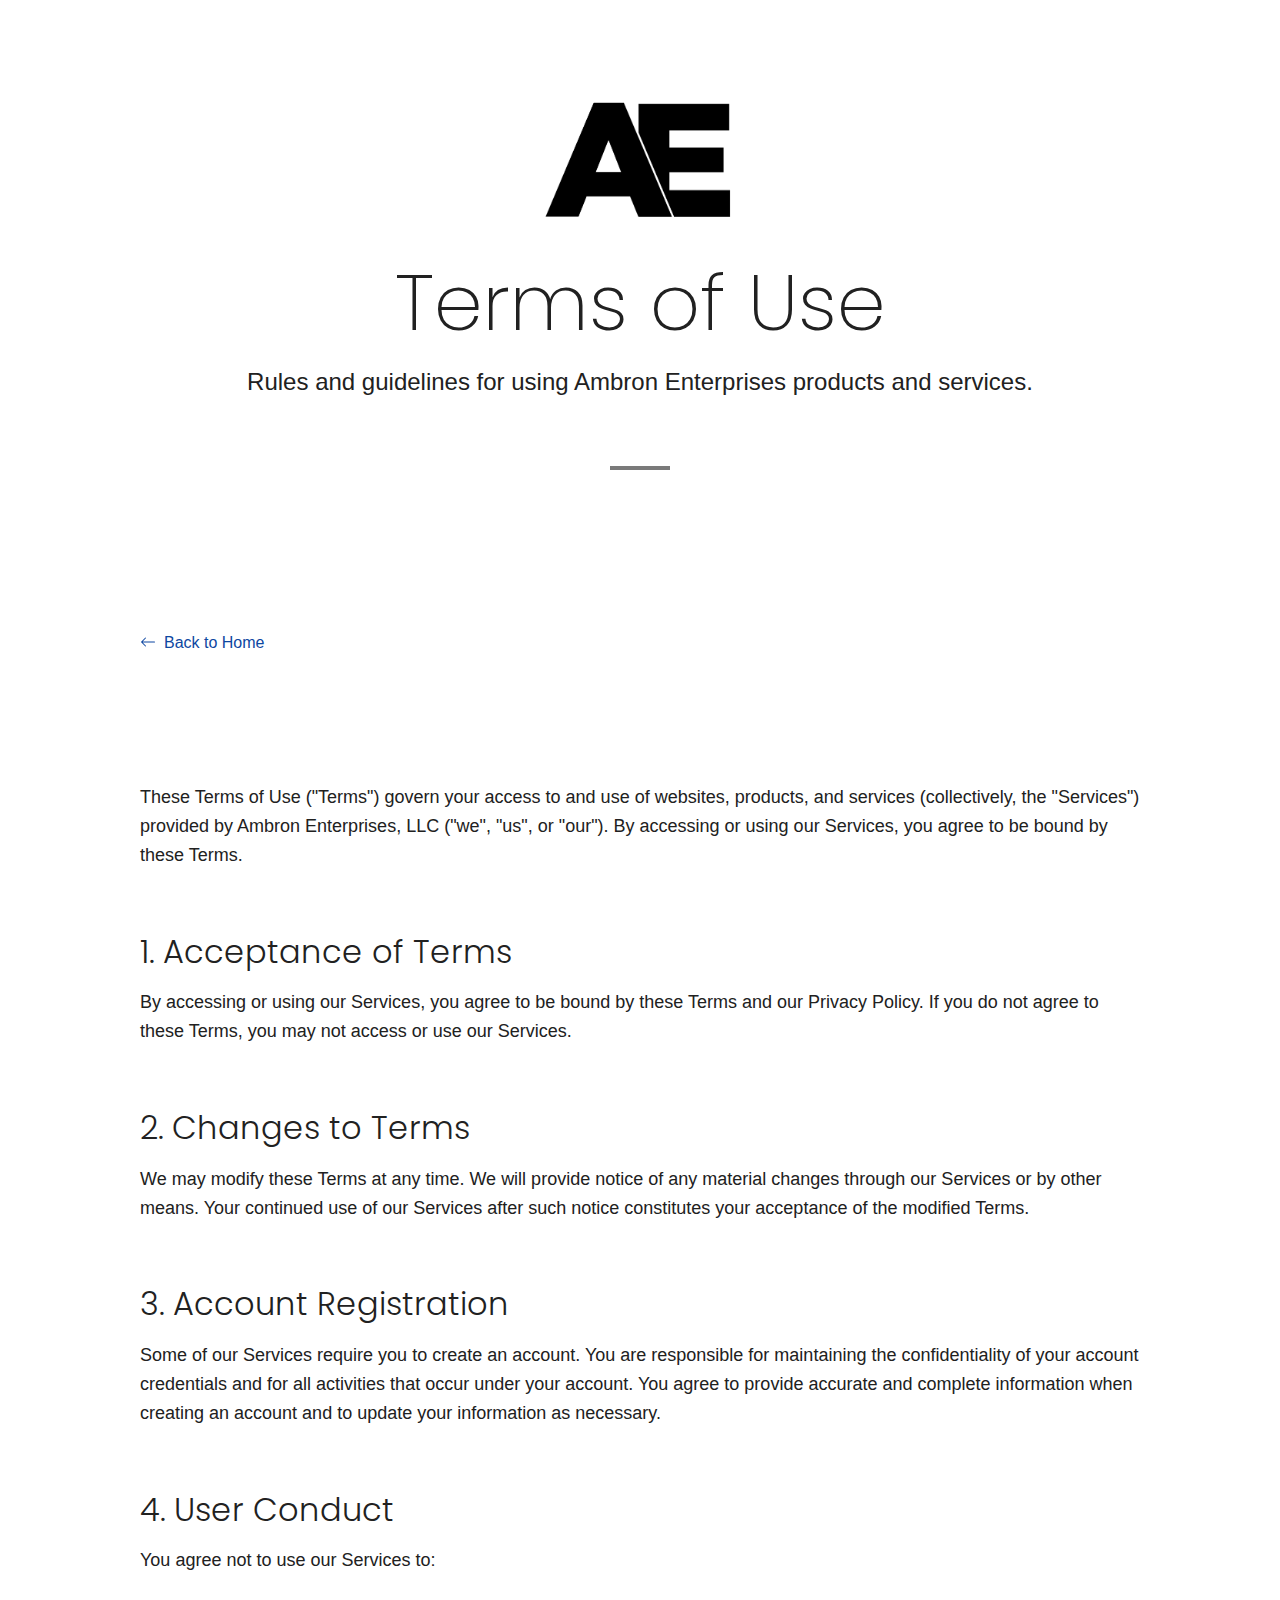
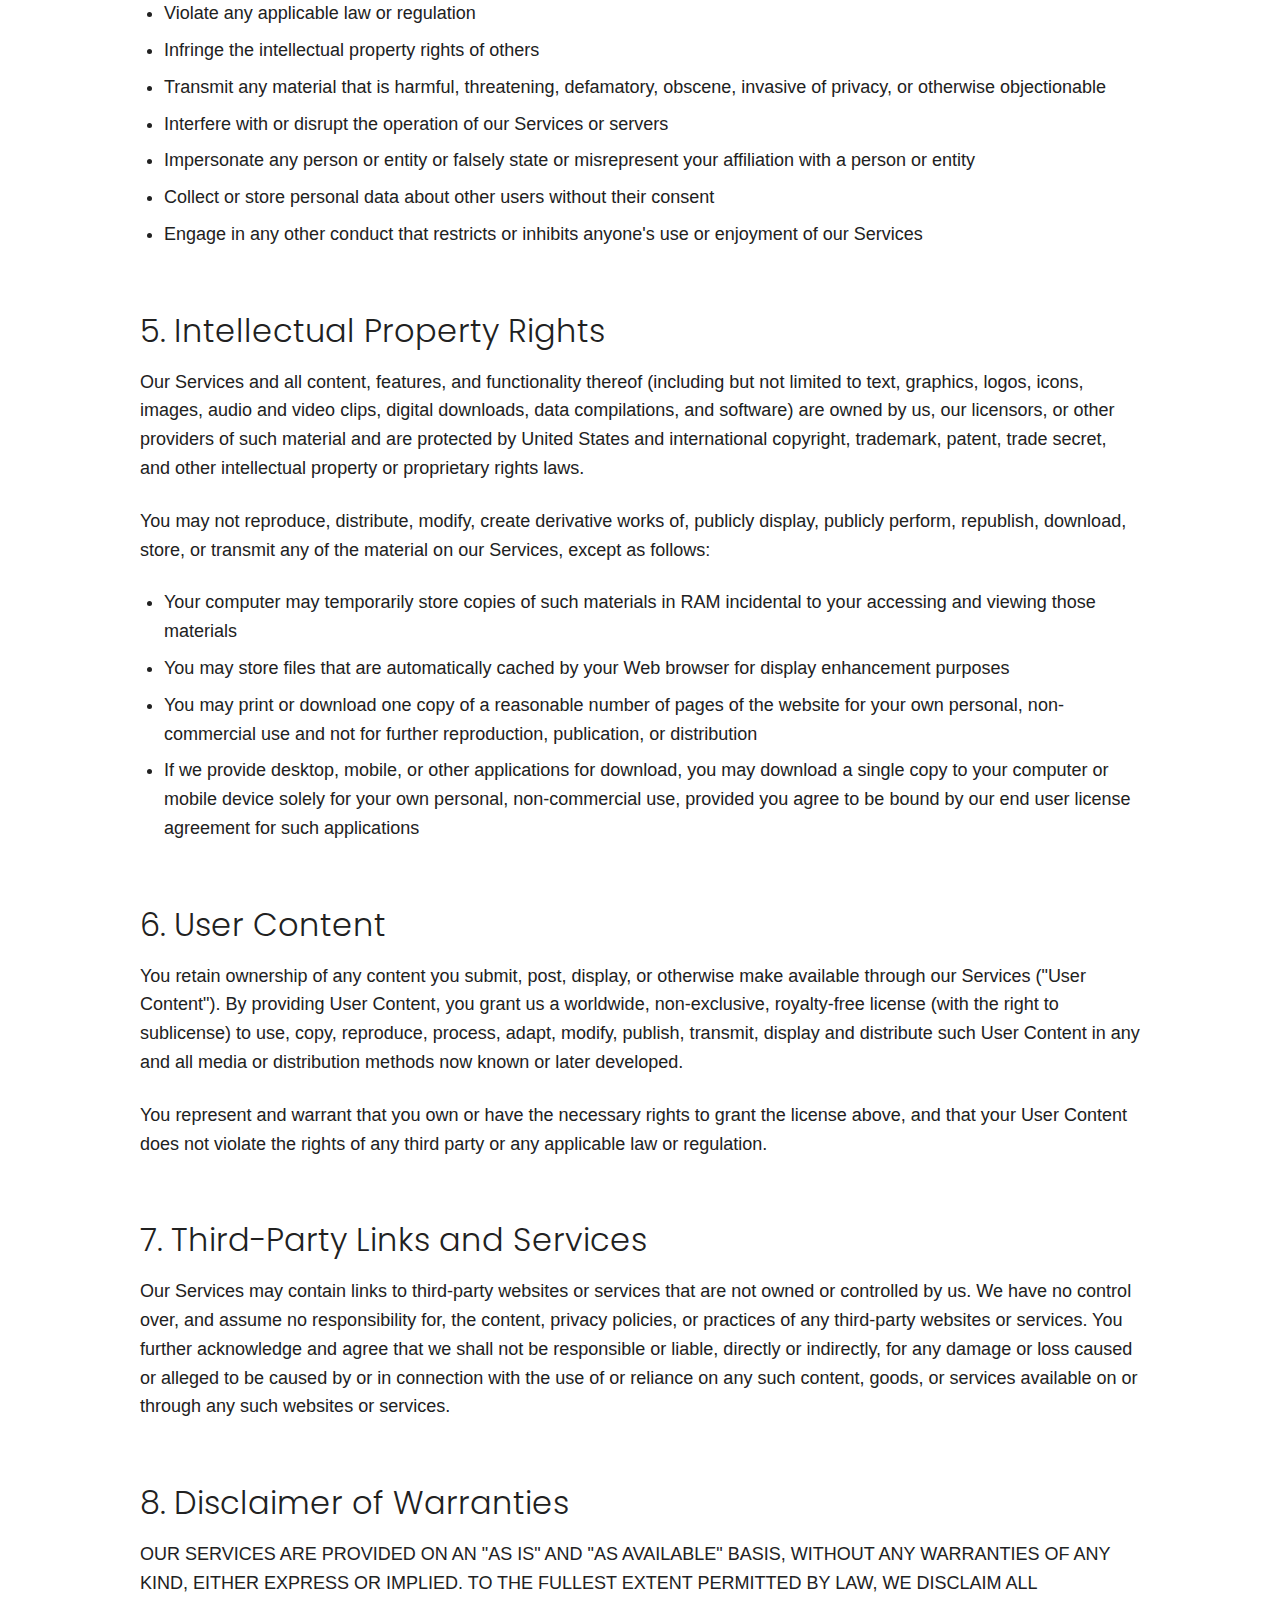
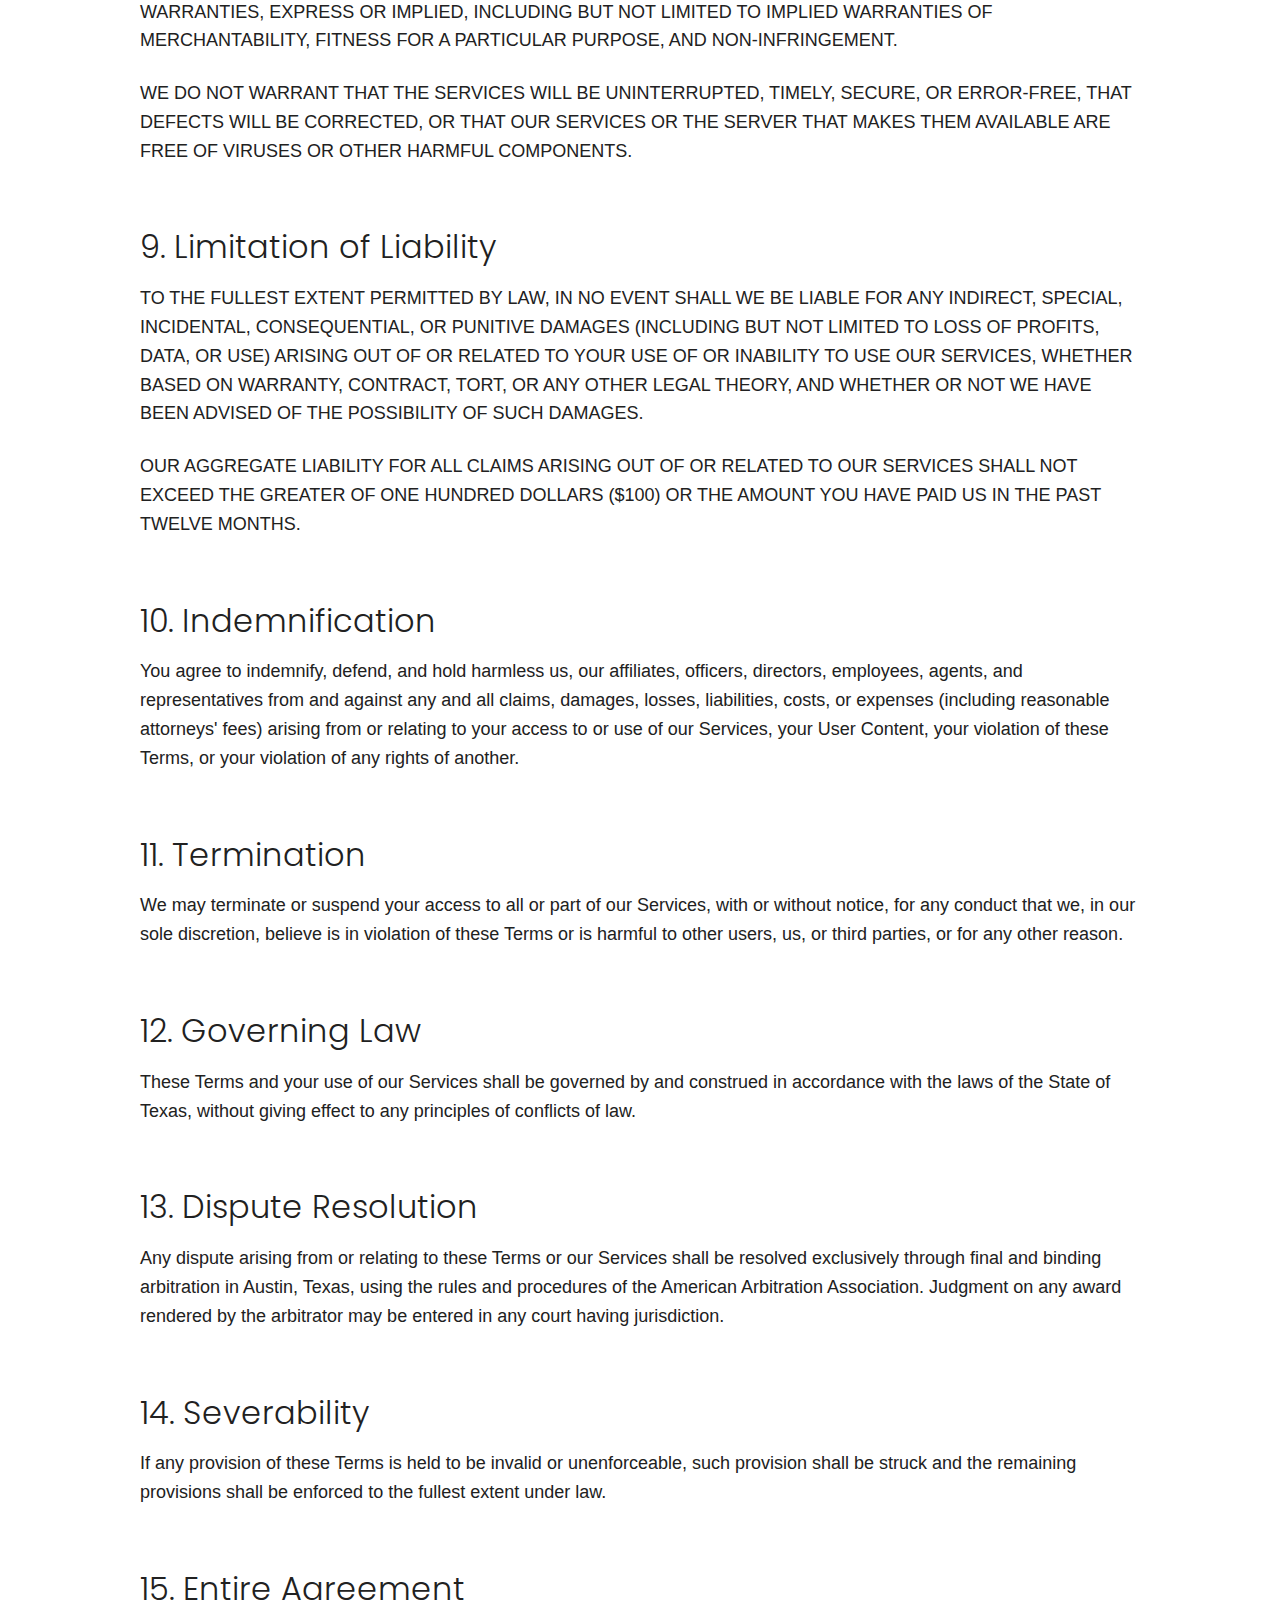
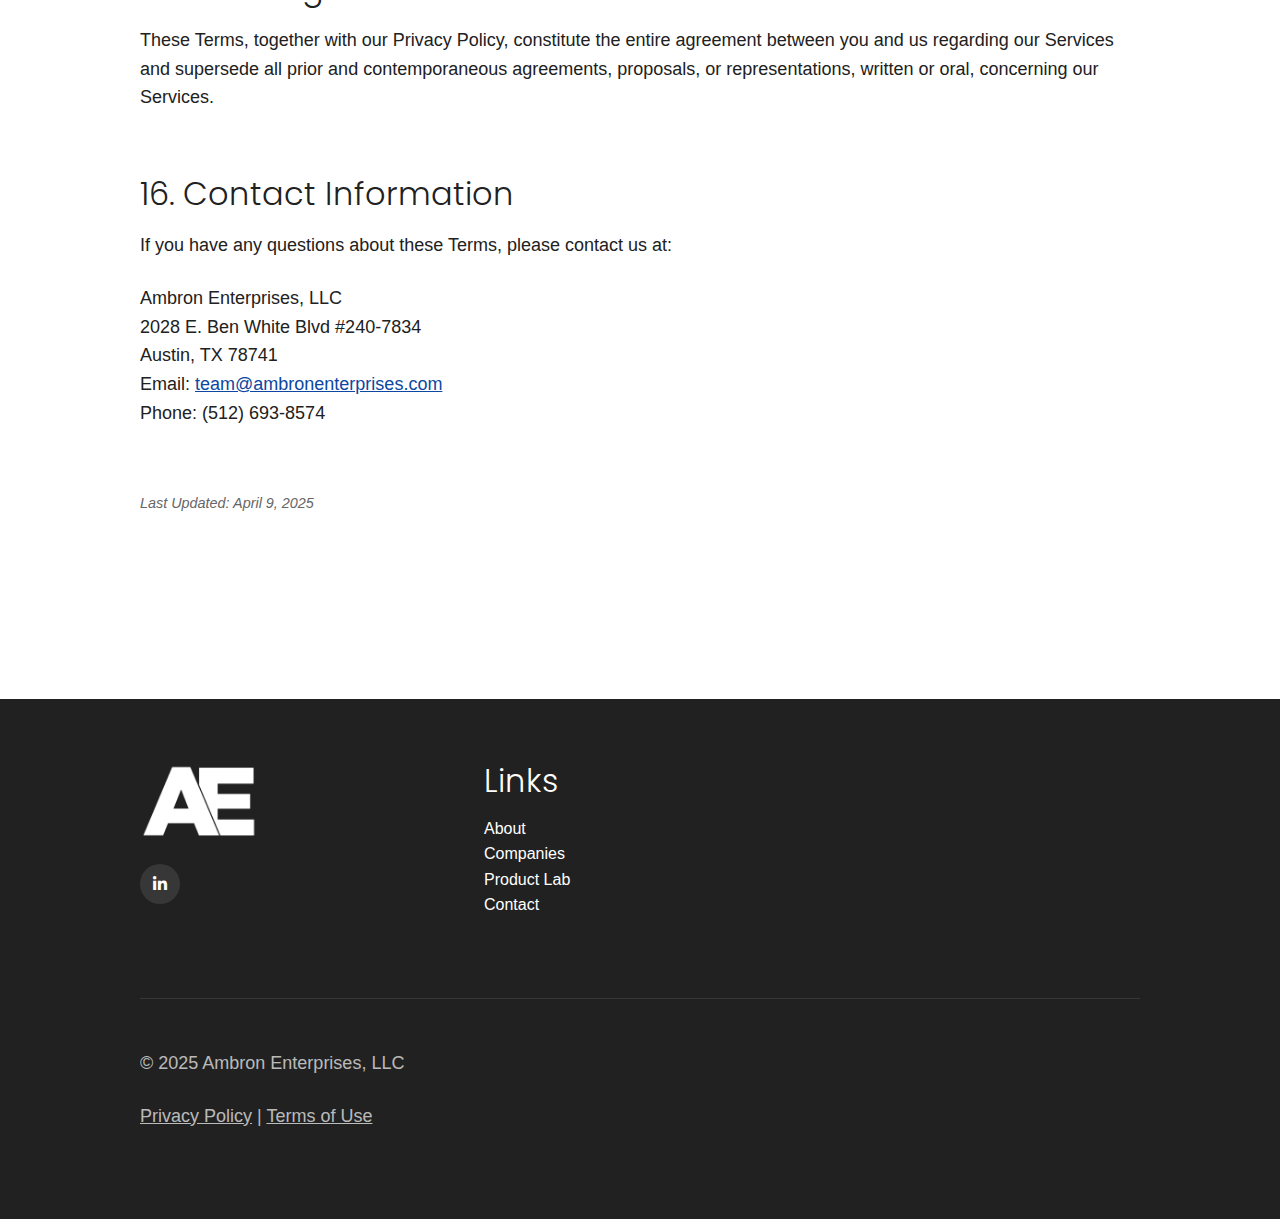
<file: terms-of-use.html>
<!DOCTYPE html>
<html lang="en-US">
<head>
	<meta charset="UTF-8">
	<meta name="viewport" content="width=device-width, initial-scale=1">
    <meta name="description" content="Ambron Enterprises terms of use. Learn about the terms and conditions for using our services and products.">
    <link rel="preconnect" href="https://fonts.googleapis.com">
    <link rel="preconnect" href="https://fonts.gstatic.com" crossorigin>
    <meta name="robots" content="max-image-preview:large">
    <title>Terms of Use - Ambron Enterprises</title>
	<link rel="stylesheet" href="style.css">
	<link rel="icon" href="favicon.ico" type="image/x-icon">
	<link rel="shortcut icon" href="favicon.ico" type="image/x-icon">
	<!-- Load Google Fonts - Improved font loading -->
	<link href="https://fonts.googleapis.com/css2?family=Poppins:wght@200;300;400;500;600;700&family=Source+Serif+Pro:wght@300;400;600;700&display=swap" rel="stylesheet">
	<!-- Add Font Awesome for social media icons -->
	<link rel="stylesheet" href="https://cdnjs.cloudflare.com/ajax/libs/font-awesome/6.4.0/css/all.min.css">
	<style>
		/* Additional styles specific to this page */
        :root {
            --primary-color: #0d47a1;
            --secondary-color: #2e7d32;
            --tertiary-color: #ed6c02;
            --dark-color: #212121;
            --light-color: #f5f5f5;
            --spacing-xs: 1rem;
            --spacing-sm: 2rem;
            --spacing-md: 4rem;
            --spacing-lg: 6rem;
            --spacing-xl: 8rem;
            --heading-font: 'Poppins', Helvetica, Arial, Lucida, sans-serif;
            --body-font: -apple-system, BlinkMacSystemFont, "Segoe UI", Roboto, Helvetica, Arial, sans-serif;
            --wp--custom--typography--line-height--tiny: 1.15;
            --wp--custom--typography--line-height--small: 1.2;
        }
        
        body {
            margin: 0;
            padding: 0;
            font-family: var(--body-font);
            line-height: 1.6;
            color: var(--dark-color);
            background-color: #ffffff;
            font-size: 16px;
        }
        
        .container {
            width: 90%;
            max-width: 1000px;
            margin: 0 auto;
            padding: 0 1rem;
        }
        
        section {
            padding: var(--spacing-md) 0;
            position: relative;
        }
        
        .section-divider {
            width: 60px;
            height: 4px;
            background-color: var(--dark-color);
            margin: var(--spacing-xs) 0 var(--spacing-sm) 0;
            opacity: 0.6;
        }
        
        p {
            margin-bottom: 1.5rem;
            font-size: 1.125rem;
            line-height: 1.6;
        }
        
        .hero {
            padding: var(--spacing-lg) 0;
            text-align: center;
        }
        
        /* Updated heading styles to match original Poppins style */
        h1, h2, h3, h4 {
            font-family: var(--heading-font);
            font-weight: 200;
            line-height: var(--wp--custom--typography--line-height--tiny);
            margin-top: 0;
            text-align: center;
        }
        
        h1 {
            font-size: 78px;
            margin-bottom: var(--spacing-xs);
        }
        
        h2 {
            font-size: 2.75rem;
            margin-bottom: 1.5rem;
        }
        
        h3 {
            font-size: 2rem;
            margin-bottom: 1rem;
            text-align: left;
        }
        
        h5 {
            font-family: var(--heading-font);
            font-weight: 500;
            text-transform: uppercase;
            font-size: 12px;
            letter-spacing: 4px;
            line-height: 1.8em;
            margin-bottom: 1rem;
        }
        
        .hero p {
            font-size: 1.5rem;
            max-width: 800px;
            margin: 0 auto var(--spacing-md) auto;
            font-weight: 300;
        }
        
        .logo {
            max-width: 200px;
            margin: 0 auto var(--spacing-sm) auto;
            display: block;
        }
        
        .terms-content {
            margin-top: var(--spacing-md);
        }
        
        .terms-content h3 {
            font-weight: 300;
            margin-top: var(--spacing-md);
        }
        
        .terms-content ul, .terms-content ol {
            margin-bottom: 1.5rem;
            padding-left: 1.5rem;
        }
        
        .terms-content li {
            margin-bottom: 0.5rem;
            font-size: 1.125rem;
        }
        
        footer {
            background-color: var(--dark-color);
            color: white;
            padding: var(--spacing-md) 0;
            margin-top: var(--spacing-lg);
        }
        
        footer h3 {
            color: white;
            text-align: left;
            font-weight: 300;
            margin-bottom: 1rem;
        }
        
        .footer-grid {
            display: grid;
            grid-template-columns: repeat(auto-fill, minmax(300px, 1fr));
            gap: var(--spacing-sm);
        }
        
        .footer-bottom {
            margin-top: var(--spacing-md);
            padding-top: var(--spacing-sm);
            border-top: 1px solid rgba(255,255,255,0.1);
            font-size: 0.9rem;
            color: rgba(255,255,255,0.7);
        }
        
        .social-links {
            display: flex;
            gap: 1rem;
            margin-top: var(--spacing-xs);
        }
        
        .social-links a {
            display: inline-flex;
            align-items: center;
            justify-content: center;
            width: 40px;
            height: 40px;
            border-radius: 50%;
            background-color: rgba(255,255,255,0.1);
            color: white;
            text-decoration: none;
            transition: background-color 0.3s ease;
        }
        
        .social-links a:hover {
            background-color: rgba(255,255,255,0.2);
        }
        
        a {
            color: var(--primary-color);
            text-decoration: underline;
            transition: color 0.2s ease;
        }
        
        a:hover {
            color: #083378;
        }
        
        .home-link {
            display: inline-flex;
            align-items: center;
            margin-bottom: var(--spacing-md);
            color: var(--primary-color);
            text-decoration: none;
            font-weight: 500;
        }
        
        .home-link svg {
            margin-right: 0.5rem;
        }
        
        .last-updated {
            font-style: italic;
            color: #666;
            margin-top: 4rem;
            font-size: 0.9rem;
        }
        
        @media (max-width: 992px) {
            h1 {
                font-size: 60px;
            }
            
            h2 {
                font-size: 2.25rem;
            }
            
            .container {
                width: 95%;
            }
        }
        
        @media (max-width: 768px) {
            .hero {
                padding: var(--spacing-sm) 0;
            }
            
            .hero h1 {
                font-size: 44px;
            }
            
            .hero p {
                font-size: 1.2rem;
                margin-bottom: var(--spacing-sm);
            }
            
            .footer-grid {
                grid-template-columns: 1fr;
                gap: var(--spacing-xs);
            }
            
            section {
                padding: var(--spacing-sm) 0;
            }
            
            h2 {
                font-size: 2rem;
            }
            
            h3 {
                font-size: 1.75rem;
            }
            
            p {
                font-size: 1rem;
            }
            
            .terms-content li {
                font-size: 1rem;
            }
            
            .home-link {
                margin-bottom: var(--spacing-sm);
            }
            
            .terms-content {
                margin-top: var(--spacing-sm);
            }
            
            .footer-bottom {
                margin-top: var(--spacing-sm);
                padding-top: var(--spacing-xs);
                text-align: center;
            }
        }
        
        @media (max-width: 480px) {
            .hero h1 {
                font-size: 32px;
            }
            
            h2 {
                font-size: 1.5rem;
            }
            
            h3 {
                font-size: 1.25rem;
            }
            
            .container {
                width: 95%;
                padding: 0 0.5rem;
            }
            
            .section-divider {
                margin: var(--spacing-xs) auto;
            }
            
            .logo {
                max-width: 150px;
            }
            
            .social-links {
                justify-content: center;
            }
            
            .social-links a {
                width: 36px;
                height: 36px;
            }
            
            footer h3 {
                text-align: center;
            }
            
            .footer-grid ul {
                text-align: center;
            }
        }
	</style>
</head>

<body>
    <!-- Hero Section -->
    <section class="hero">
        <div class="container">
            <a href="index.html">
                <img src="images/Ambron-Enterprises-Alt-Logo.png" alt="Ambron Enterprises Logo" class="logo">
            </a>
            <h1>Terms of Use</h1>
            <p>Rules and guidelines for using Ambron Enterprises products and services.</p>
            <div class="section-divider" style="margin: 0 auto;"></div>
        </div>
    </section>

    <!-- Main Content -->
    <section>
        <div class="container">
            <a href="index.html" class="home-link">
                <svg xmlns="http://www.w3.org/2000/svg" width="16" height="16" fill="currentColor" viewBox="0 0 16 16">
                    <path fill-rule="evenodd" d="M15 8a.5.5 0 0 0-.5-.5H2.707l3.147-3.146a.5.5 0 1 0-.708-.708l-4 4a.5.5 0 0 0 0 .708l4 4a.5.5 0 0 0 .708-.708L2.707 8.5H14.5A.5.5 0 0 0 15 8z"/>
                </svg>
                Back to Home
            </a>
            
            <div class="terms-content">
                <p>These Terms of Use ("Terms") govern your access to and use of websites, products, and services (collectively, the "Services") provided by Ambron Enterprises, LLC ("we", "us", or "our"). By accessing or using our Services, you agree to be bound by these Terms.</p>
                
                <h3>1. Acceptance of Terms</h3>
                <p>By accessing or using our Services, you agree to be bound by these Terms and our Privacy Policy. If you do not agree to these Terms, you may not access or use our Services.</p>
                
                <h3>2. Changes to Terms</h3>
                <p>We may modify these Terms at any time. We will provide notice of any material changes through our Services or by other means. Your continued use of our Services after such notice constitutes your acceptance of the modified Terms.</p>
                
                <h3>3. Account Registration</h3>
                <p>Some of our Services require you to create an account. You are responsible for maintaining the confidentiality of your account credentials and for all activities that occur under your account. You agree to provide accurate and complete information when creating an account and to update your information as necessary.</p>
                
                <h3>4. User Conduct</h3>
                <p>You agree not to use our Services to:</p>
                <ul>
                    <li>Violate any applicable law or regulation</li>
                    <li>Infringe the intellectual property rights of others</li>
                    <li>Transmit any material that is harmful, threatening, defamatory, obscene, invasive of privacy, or otherwise objectionable</li>
                    <li>Interfere with or disrupt the operation of our Services or servers</li>
                    <li>Impersonate any person or entity or falsely state or misrepresent your affiliation with a person or entity</li>
                    <li>Collect or store personal data about other users without their consent</li>
                    <li>Engage in any other conduct that restricts or inhibits anyone's use or enjoyment of our Services</li>
                </ul>
                
                <h3>5. Intellectual Property Rights</h3>
                <p>Our Services and all content, features, and functionality thereof (including but not limited to text, graphics, logos, icons, images, audio and video clips, digital downloads, data compilations, and software) are owned by us, our licensors, or other providers of such material and are protected by United States and international copyright, trademark, patent, trade secret, and other intellectual property or proprietary rights laws.</p>
                
                <p>You may not reproduce, distribute, modify, create derivative works of, publicly display, publicly perform, republish, download, store, or transmit any of the material on our Services, except as follows:</p>
                <ul>
                    <li>Your computer may temporarily store copies of such materials in RAM incidental to your accessing and viewing those materials</li>
                    <li>You may store files that are automatically cached by your Web browser for display enhancement purposes</li>
                    <li>You may print or download one copy of a reasonable number of pages of the website for your own personal, non-commercial use and not for further reproduction, publication, or distribution</li>
                    <li>If we provide desktop, mobile, or other applications for download, you may download a single copy to your computer or mobile device solely for your own personal, non-commercial use, provided you agree to be bound by our end user license agreement for such applications</li>
                </ul>
                
                <h3>6. User Content</h3>
                <p>You retain ownership of any content you submit, post, display, or otherwise make available through our Services ("User Content"). By providing User Content, you grant us a worldwide, non-exclusive, royalty-free license (with the right to sublicense) to use, copy, reproduce, process, adapt, modify, publish, transmit, display and distribute such User Content in any and all media or distribution methods now known or later developed.</p>
                
                <p>You represent and warrant that you own or have the necessary rights to grant the license above, and that your User Content does not violate the rights of any third party or any applicable law or regulation.</p>
                
                <h3>7. Third-Party Links and Services</h3>
                <p>Our Services may contain links to third-party websites or services that are not owned or controlled by us. We have no control over, and assume no responsibility for, the content, privacy policies, or practices of any third-party websites or services. You further acknowledge and agree that we shall not be responsible or liable, directly or indirectly, for any damage or loss caused or alleged to be caused by or in connection with the use of or reliance on any such content, goods, or services available on or through any such websites or services.</p>
                
                <h3>8. Disclaimer of Warranties</h3>
                <p>OUR SERVICES ARE PROVIDED ON AN "AS IS" AND "AS AVAILABLE" BASIS, WITHOUT ANY WARRANTIES OF ANY KIND, EITHER EXPRESS OR IMPLIED. TO THE FULLEST EXTENT PERMITTED BY LAW, WE DISCLAIM ALL WARRANTIES, EXPRESS OR IMPLIED, INCLUDING BUT NOT LIMITED TO IMPLIED WARRANTIES OF MERCHANTABILITY, FITNESS FOR A PARTICULAR PURPOSE, AND NON-INFRINGEMENT.</p>
                
                <p>WE DO NOT WARRANT THAT THE SERVICES WILL BE UNINTERRUPTED, TIMELY, SECURE, OR ERROR-FREE, THAT DEFECTS WILL BE CORRECTED, OR THAT OUR SERVICES OR THE SERVER THAT MAKES THEM AVAILABLE ARE FREE OF VIRUSES OR OTHER HARMFUL COMPONENTS.</p>
                
                <h3>9. Limitation of Liability</h3>
                <p>TO THE FULLEST EXTENT PERMITTED BY LAW, IN NO EVENT SHALL WE BE LIABLE FOR ANY INDIRECT, SPECIAL, INCIDENTAL, CONSEQUENTIAL, OR PUNITIVE DAMAGES (INCLUDING BUT NOT LIMITED TO LOSS OF PROFITS, DATA, OR USE) ARISING OUT OF OR RELATED TO YOUR USE OF OR INABILITY TO USE OUR SERVICES, WHETHER BASED ON WARRANTY, CONTRACT, TORT, OR ANY OTHER LEGAL THEORY, AND WHETHER OR NOT WE HAVE BEEN ADVISED OF THE POSSIBILITY OF SUCH DAMAGES.</p>
                
                <p>OUR AGGREGATE LIABILITY FOR ALL CLAIMS ARISING OUT OF OR RELATED TO OUR SERVICES SHALL NOT EXCEED THE GREATER OF ONE HUNDRED DOLLARS ($100) OR THE AMOUNT YOU HAVE PAID US IN THE PAST TWELVE MONTHS.</p>
                
                <h3>10. Indemnification</h3>
                <p>You agree to indemnify, defend, and hold harmless us, our affiliates, officers, directors, employees, agents, and representatives from and against any and all claims, damages, losses, liabilities, costs, or expenses (including reasonable attorneys' fees) arising from or relating to your access to or use of our Services, your User Content, your violation of these Terms, or your violation of any rights of another.</p>
                
                <h3>11. Termination</h3>
                <p>We may terminate or suspend your access to all or part of our Services, with or without notice, for any conduct that we, in our sole discretion, believe is in violation of these Terms or is harmful to other users, us, or third parties, or for any other reason.</p>
                
                <h3>12. Governing Law</h3>
                <p>These Terms and your use of our Services shall be governed by and construed in accordance with the laws of the State of Texas, without giving effect to any principles of conflicts of law.</p>
                
                <h3>13. Dispute Resolution</h3>
                <p>Any dispute arising from or relating to these Terms or our Services shall be resolved exclusively through final and binding arbitration in Austin, Texas, using the rules and procedures of the American Arbitration Association. Judgment on any award rendered by the arbitrator may be entered in any court having jurisdiction.</p>
                
                <h3>14. Severability</h3>
                <p>If any provision of these Terms is held to be invalid or unenforceable, such provision shall be struck and the remaining provisions shall be enforced to the fullest extent under law.</p>
                
                <h3>15. Entire Agreement</h3>
                <p>These Terms, together with our Privacy Policy, constitute the entire agreement between you and us regarding our Services and supersede all prior and contemporaneous agreements, proposals, or representations, written or oral, concerning our Services.</p>
                
                <h3>16. Contact Information</h3>
                <p>If you have any questions about these Terms, please contact us at:</p>
                <p>
                    Ambron Enterprises, LLC<br>
                    2028 E. Ben White Blvd #240-7834<br>
                    Austin, TX 78741<br>
                    Email: <a href="mailto:team@ambronenterprises.com">team@ambronenterprises.com</a><br>
                    Phone: (512) 693-8574
                </p>
                
                <p class="last-updated">Last Updated: April 9, 2025</p>
            </div>
        </div>
    </section>

    <!-- Footer -->
    <footer>
        <div class="container">
            <div class="footer-grid">
                <div>
                    <a href="index.html">
                        <img src="images/Ambron-Enterprises-Alt-Logo.png" alt="Ambron Enterprises Logo" style="max-width: 120px; filter: brightness(0) invert(1);">
                    </a>
                    <div class="social-links">
                        <a href="https://www.linkedin.com/company/ambron-enterprises/" target="_blank" aria-label="LinkedIn"><i class="fab fa-linkedin-in"></i></a>
                    </div>
                </div>
                
                <div>
                    <h3>Links</h3>
                    <ul style="list-style-type: none; padding-left: 0;">
                        <li><a href="index.html#about" style="color: white; text-decoration: none;">About</a></li>
                        <li><a href="index.html#companies" style="color: white; text-decoration: none;">Companies</a></li>
                        <li><a href="index.html#product-lab" style="color: white; text-decoration: none;">Product Lab</a></li>
                        <li><a href="index.html#contact" style="color: white; text-decoration: none;">Contact</a></li>
                    </ul>
                </div>
            </div>
            
            <div class="footer-bottom">
                <p>© 2025 Ambron Enterprises, LLC</p>
                <p><a href="privacy-policy.html" style="color: rgba(255,255,255,0.7); text-decoration: underline;">Privacy Policy</a> | <a href="terms-of-use.html" style="color: rgba(255,255,255,0.7); text-decoration: underline;">Terms of Use</a></p>
            </div>
        </div>
    </footer>
</body>
</html>
</file>
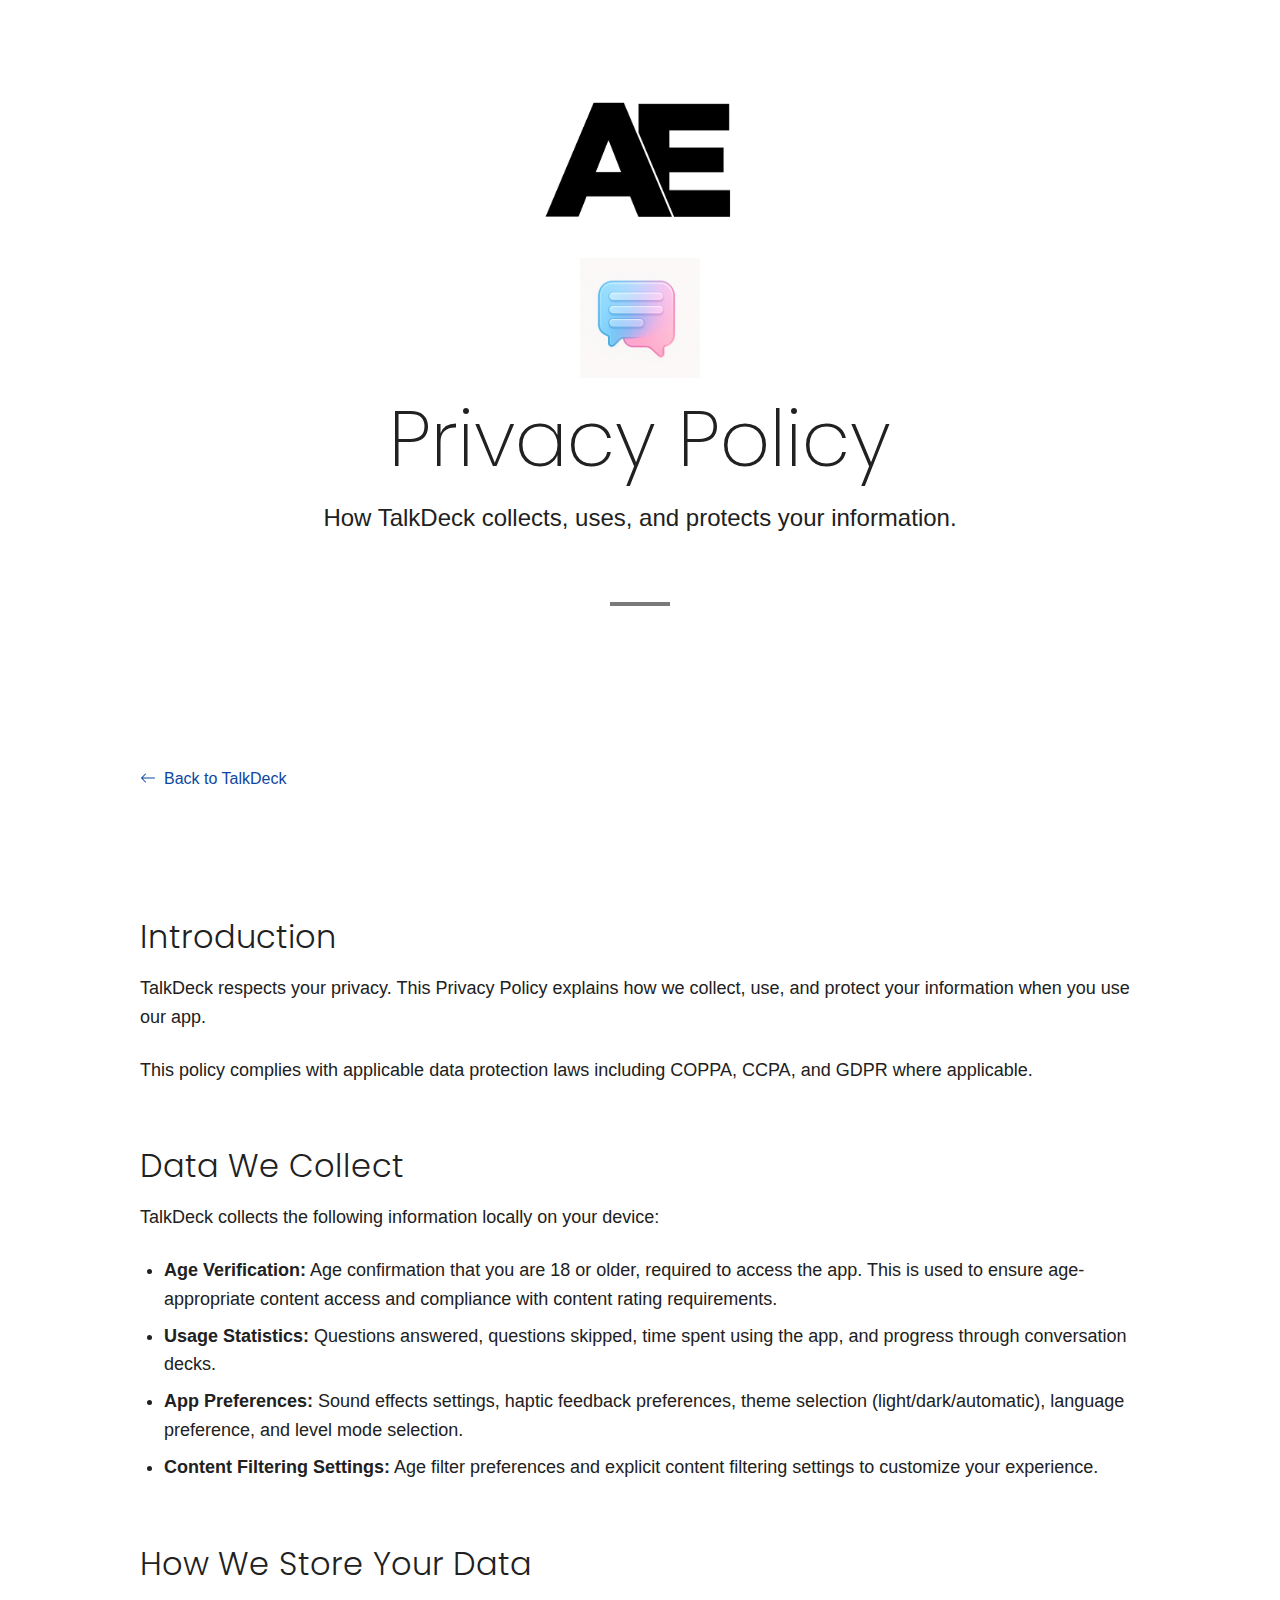
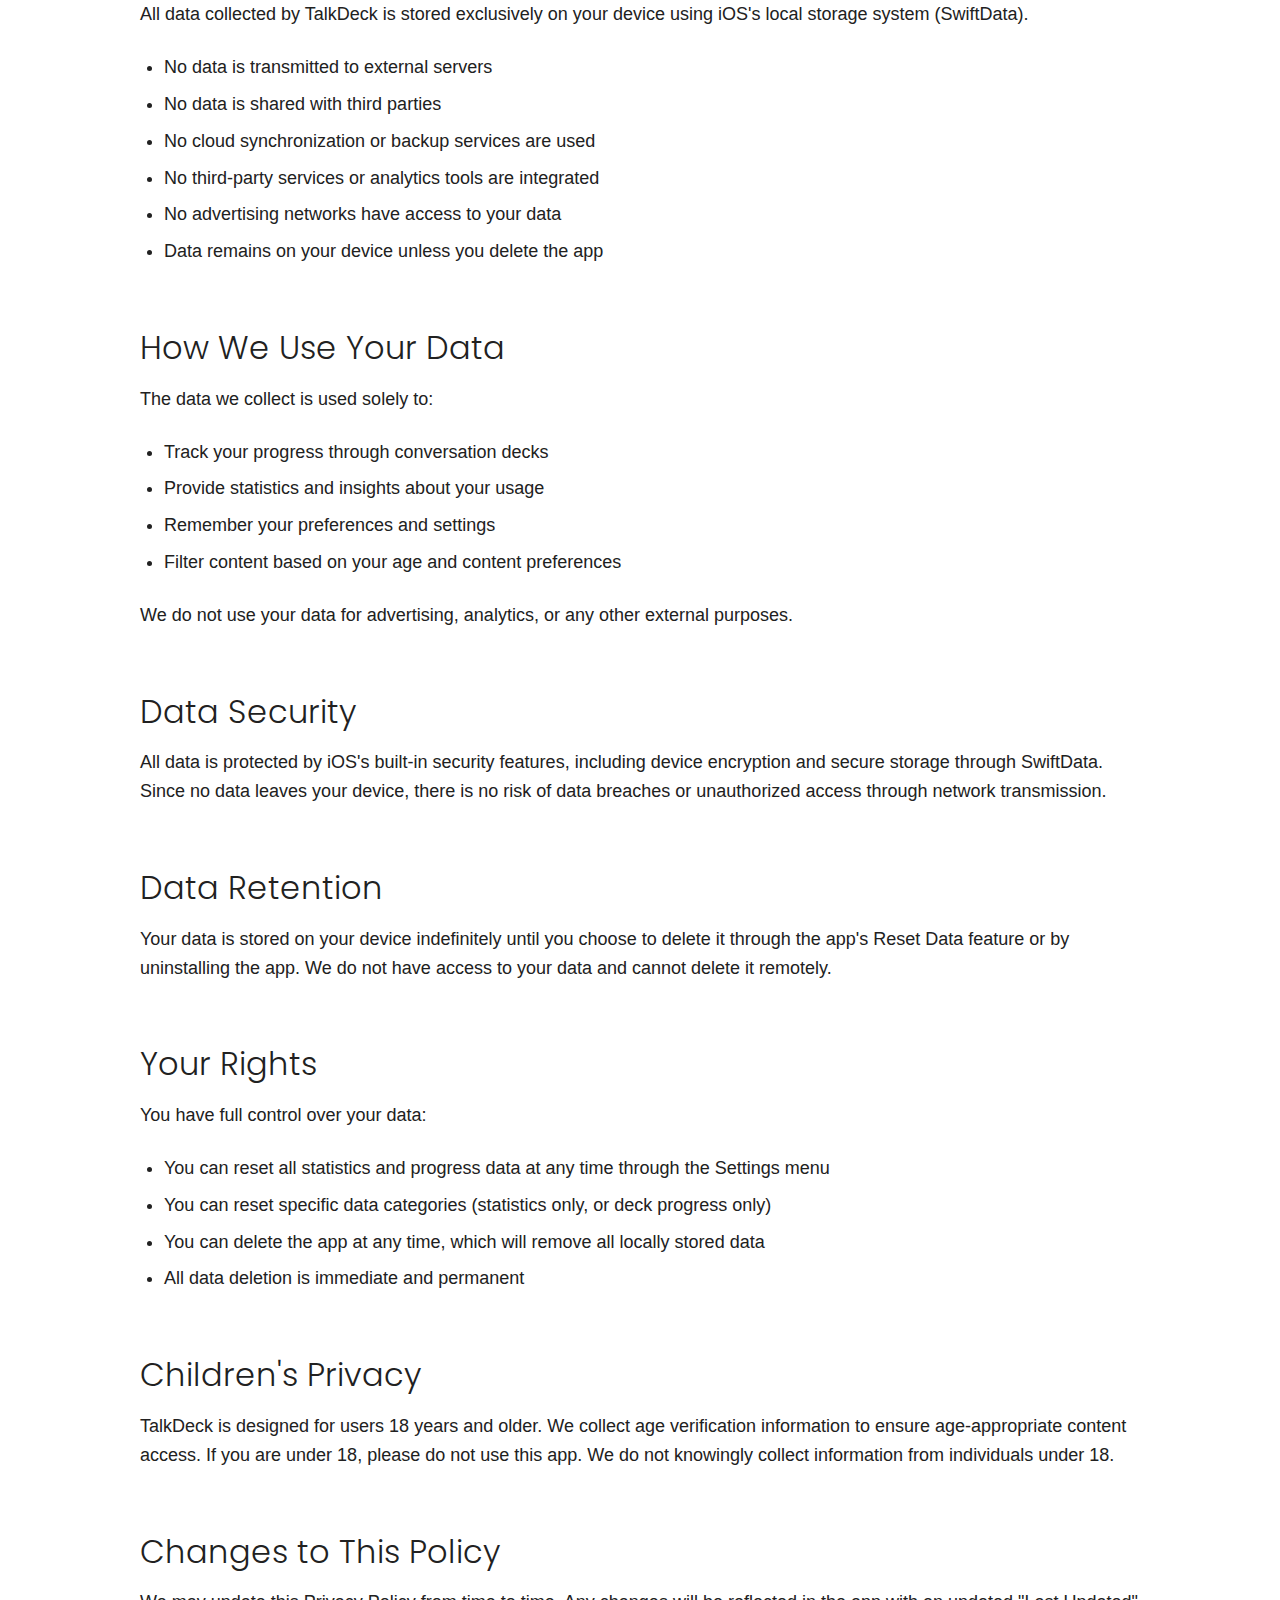
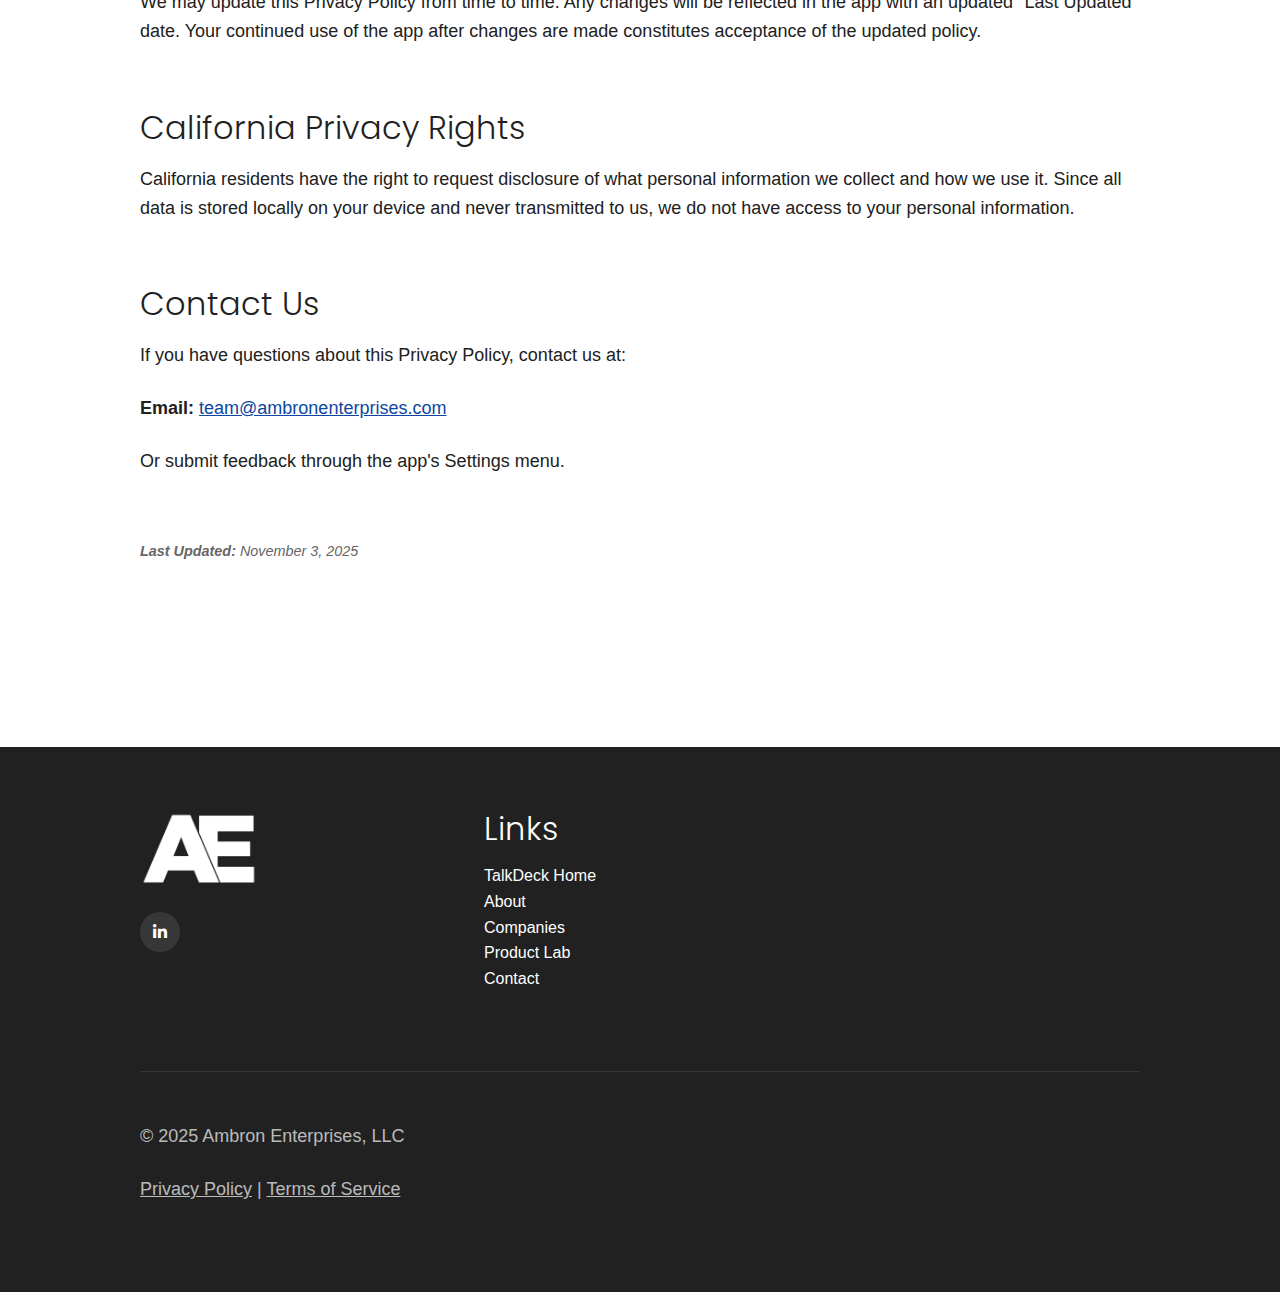
<file: talkdeck/privacy-policy.html>
<!DOCTYPE html>
<html lang="en-US">
<head>
	<meta charset="UTF-8">
	<meta name="viewport" content="width=device-width, initial-scale=1">
    <meta name="description" content="TalkDeck Privacy Policy. Learn about how TalkDeck collects, uses, and protects your information.">
    <link rel="preconnect" href="https://fonts.googleapis.com">
    <link rel="preconnect" href="https://fonts.gstatic.com" crossorigin>
    <meta name="robots" content="max-image-preview:large">
    <title>Privacy Policy - TalkDeck | Ambron Enterprises</title>
	<link rel="stylesheet" href="../style.css">
	<link rel="icon" href="../favicon.ico" type="image/x-icon">
	<link rel="shortcut icon" href="../favicon.ico" type="image/x-icon">
	<!-- Load Google Fonts - Improved font loading -->
	<link href="https://fonts.googleapis.com/css2?family=Poppins:wght@200;300;400;500;600;700&family=Source+Serif+Pro:wght@300;400;600;700&display=swap" rel="stylesheet">
	<!-- Add Font Awesome for social media icons -->
	<link rel="stylesheet" href="https://cdnjs.cloudflare.com/ajax/libs/font-awesome/6.4.0/css/all.min.css">
	<style>
		/* Additional styles specific to this page */
        :root {
            --primary-color: #0d47a1;
            --secondary-color: #2e7d32;
            --tertiary-color: #ed6c02;
            --dark-color: #212121;
            --light-color: #f5f5f5;
            --spacing-xs: 1rem;
            --spacing-sm: 2rem;
            --spacing-md: 4rem;
            --spacing-lg: 6rem;
            --spacing-xl: 8rem;
            --heading-font: 'Poppins', Helvetica, Arial, Lucida, sans-serif;
            --body-font: -apple-system, BlinkMacSystemFont, "Segoe UI", Roboto, Helvetica, Arial, sans-serif;
            --wp--custom--typography--line-height--tiny: 1.15;
            --wp--custom--typography--line-height--small: 1.2;
        }
        
        body {
            margin: 0;
            padding: 0;
            font-family: var(--body-font);
            line-height: 1.6;
            color: var(--dark-color);
            background-color: #ffffff;
            font-size: 16px;
        }
        
        .container {
            width: 90%;
            max-width: 1000px;
            margin: 0 auto;
            padding: 0 1rem;
        }
        
        section {
            padding: var(--spacing-md) 0;
            position: relative;
        }
        
        .section-divider {
            width: 60px;
            height: 4px;
            background-color: var(--dark-color);
            margin: var(--spacing-xs) 0 var(--spacing-sm) 0;
            opacity: 0.6;
        }
        
        p {
            margin-bottom: 1.5rem;
            font-size: 1.125rem;
            line-height: 1.6;
        }
        
        .hero {
            padding: var(--spacing-lg) 0;
            text-align: center;
        }
        
        /* Updated heading styles to match original Poppins style */
        h1, h2, h3, h4 {
            font-family: var(--heading-font);
            font-weight: 200;
            line-height: var(--wp--custom--typography--line-height--tiny);
            margin-top: 0;
            text-align: center;
        }
        
        h1 {
            font-size: 78px;
            margin-bottom: var(--spacing-xs);
        }
        
        h2 {
            font-size: 2.75rem;
            margin-bottom: 1.5rem;
        }
        
        h3 {
            font-size: 2rem;
            margin-bottom: 1rem;
            text-align: left;
        }
        
        h5 {
            font-family: var(--heading-font);
            font-weight: 500;
            text-transform: uppercase;
            font-size: 12px;
            letter-spacing: 4px;
            line-height: 1.8em;
            margin-bottom: 1rem;
        }
        
        .hero p {
            font-size: 1.5rem;
            max-width: 800px;
            margin: 0 auto var(--spacing-md) auto;
            font-weight: 300;
        }
        
        .logo {
            max-width: 200px;
            margin: 0 auto var(--spacing-sm) auto;
            display: block;
        }
        
        .app-logo {
            max-width: 120px;
            height: auto;
            margin: 0 auto var(--spacing-xs) auto;
            display: block;
        }
        
        .policy-content {
            margin-top: var(--spacing-md);
        }
        
        .policy-content h3 {
            font-weight: 300;
            margin-top: var(--spacing-md);
        }
        
        .policy-content ul, .policy-content ol {
            margin-bottom: 1.5rem;
            padding-left: 1.5rem;
        }
        
        .policy-content li {
            margin-bottom: 0.5rem;
            font-size: 1.125rem;
        }
        
        footer {
            background-color: var(--dark-color);
            color: white;
            padding: var(--spacing-md) 0;
            margin-top: var(--spacing-lg);
        }
        
        footer h3 {
            color: white;
            text-align: left;
            font-weight: 300;
            margin-bottom: 1rem;
        }
        
        .footer-grid {
            display: grid;
            grid-template-columns: repeat(auto-fill, minmax(300px, 1fr));
            gap: var(--spacing-sm);
        }
        
        .footer-bottom {
            margin-top: var(--spacing-md);
            padding-top: var(--spacing-sm);
            border-top: 1px solid rgba(255,255,255,0.1);
            font-size: 0.9rem;
            color: rgba(255,255,255,0.7);
        }
        
        .social-links {
            display: flex;
            gap: 1rem;
            margin-top: var(--spacing-xs);
        }
        
        .social-links a {
            display: inline-flex;
            align-items: center;
            justify-content: center;
            width: 40px;
            height: 40px;
            border-radius: 50%;
            background-color: rgba(255,255,255,0.1);
            color: white;
            text-decoration: none;
            transition: background-color 0.3s ease;
        }
        
        .social-links a:hover {
            background-color: rgba(255,255,255,0.2);
        }
        
        a {
            color: var(--primary-color);
            text-decoration: underline;
            transition: color 0.2s ease;
        }
        
        a:hover {
            color: #083378;
        }
        
        .home-link {
            display: inline-flex;
            align-items: center;
            margin-bottom: var(--spacing-md);
            color: var(--primary-color);
            text-decoration: none;
            font-weight: 500;
        }
        
        .home-link svg {
            margin-right: 0.5rem;
        }
        
        .last-updated {
            font-style: italic;
            color: #666;
            margin-top: 4rem;
            font-size: 0.9rem;
        }
        
        @media (max-width: 992px) {
            h1 {
                font-size: 60px;
            }
            
            h2 {
                font-size: 2.25rem;
            }
            
            .container {
                width: 95%;
            }
        }
        
        @media (max-width: 768px) {
            .hero {
                padding: var(--spacing-sm) 0;
            }
            
            .hero h1 {
                font-size: 44px;
            }
            
            .hero p {
                font-size: 1.2rem;
                margin-bottom: var(--spacing-sm);
            }
            
            .footer-grid {
                grid-template-columns: 1fr;
                gap: var(--spacing-xs);
            }
            
            section {
                padding: var(--spacing-sm) 0;
            }
            
            h2 {
                font-size: 2rem;
            }
            
            h3 {
                font-size: 1.75rem;
            }
            
            p {
                font-size: 1rem;
            }
            
            .policy-content li {
                font-size: 1rem;
            }
            
            .home-link {
                margin-bottom: var(--spacing-sm);
            }
            
            .policy-content {
                margin-top: var(--spacing-sm);
            }
            
            .footer-bottom {
                margin-top: var(--spacing-sm);
                padding-top: var(--spacing-xs);
                text-align: center;
            }
        }
        
        @media (max-width: 480px) {
            .hero h1 {
                font-size: 32px;
            }
            
            h2 {
                font-size: 1.5rem;
            }
            
            h3 {
                font-size: 1.25rem;
            }
            
            .container {
                width: 95%;
                padding: 0 0.5rem;
            }
            
            .section-divider {
                margin: var(--spacing-xs) auto;
            }
            
            .logo {
                max-width: 150px;
            }
            
            .app-logo {
                max-width: 100px;
            }
            
            .social-links {
                justify-content: center;
            }
            
            .social-links a {
                width: 36px;
                height: 36px;
            }
            
            footer h3 {
                text-align: center;
            }
            
            .footer-grid ul {
                text-align: center;
            }
        }
	</style>
</head>

<body>
    <!-- Hero Section -->
    <section class="hero">
        <div class="container">
            <a href="../index.html">
                <img src="../images/Ambron-Enterprises-Alt-Logo.png" alt="Ambron Enterprises Logo" class="logo">
            </a>
            <a href="index.html">
                <img src="images/TalkDeck_AppStore.png" alt="TalkDeck App Logo" class="app-logo">
            </a>
            <h1>Privacy Policy</h1>
            <p>How TalkDeck collects, uses, and protects your information.</p>
            <div class="section-divider" style="margin: 0 auto;"></div>
        </div>
    </section>

    <!-- Main Content -->
    <section>
        <div class="container">
            <a href="index.html" class="home-link">
                <svg xmlns="http://www.w3.org/2000/svg" width="16" height="16" fill="currentColor" viewBox="0 0 16 16">
                    <path fill-rule="evenodd" d="M15 8a.5.5 0 0 0-.5-.5H2.707l3.147-3.146a.5.5 0 1 0-.708-.708l-4 4a.5.5 0 0 0 0 .708l4 4a.5.5 0 0 0 .708-.708L2.707 8.5H14.5A.5.5 0 0 0 15 8z"/>
                </svg>
                Back to TalkDeck
            </a>
            
            <div class="policy-content">
                <h3>Introduction</h3>
                <p>TalkDeck respects your privacy. This Privacy Policy explains how we collect, use, and protect your information when you use our app.</p>
                <p>This policy complies with applicable data protection laws including COPPA, CCPA, and GDPR where applicable.</p>
                
                <h3>Data We Collect</h3>
                <p>TalkDeck collects the following information locally on your device:</p>
                <ul>
                    <li><strong>Age Verification:</strong> Age confirmation that you are 18 or older, required to access the app. This is used to ensure age-appropriate content access and compliance with content rating requirements.</li>
                    <li><strong>Usage Statistics:</strong> Questions answered, questions skipped, time spent using the app, and progress through conversation decks.</li>
                    <li><strong>App Preferences:</strong> Sound effects settings, haptic feedback preferences, theme selection (light/dark/automatic), language preference, and level mode selection.</li>
                    <li><strong>Content Filtering Settings:</strong> Age filter preferences and explicit content filtering settings to customize your experience.</li>
                </ul>
                
                <h3>How We Store Your Data</h3>
                <p>All data collected by TalkDeck is stored exclusively on your device using iOS's local storage system (SwiftData).</p>
                <ul>
                    <li>No data is transmitted to external servers</li>
                    <li>No data is shared with third parties</li>
                    <li>No cloud synchronization or backup services are used</li>
                    <li>No third-party services or analytics tools are integrated</li>
                    <li>No advertising networks have access to your data</li>
                    <li>Data remains on your device unless you delete the app</li>
                </ul>
                
                <h3>How We Use Your Data</h3>
                <p>The data we collect is used solely to:</p>
                <ul>
                    <li>Track your progress through conversation decks</li>
                    <li>Provide statistics and insights about your usage</li>
                    <li>Remember your preferences and settings</li>
                    <li>Filter content based on your age and content preferences</li>
                </ul>
                <p>We do not use your data for advertising, analytics, or any other external purposes.</p>
                
                <h3>Data Security</h3>
                <p>All data is protected by iOS's built-in security features, including device encryption and secure storage through SwiftData. Since no data leaves your device, there is no risk of data breaches or unauthorized access through network transmission.</p>
                
                <h3>Data Retention</h3>
                <p>Your data is stored on your device indefinitely until you choose to delete it through the app's Reset Data feature or by uninstalling the app. We do not have access to your data and cannot delete it remotely.</p>
                
                <h3>Your Rights</h3>
                <p>You have full control over your data:</p>
                <ul>
                    <li>You can reset all statistics and progress data at any time through the Settings menu</li>
                    <li>You can reset specific data categories (statistics only, or deck progress only)</li>
                    <li>You can delete the app at any time, which will remove all locally stored data</li>
                    <li>All data deletion is immediate and permanent</li>
                </ul>
                
                <h3>Children's Privacy</h3>
                <p>TalkDeck is designed for users 18 years and older. We collect age verification information to ensure age-appropriate content access. If you are under 18, please do not use this app. We do not knowingly collect information from individuals under 18.</p>
                
                <h3>Changes to This Policy</h3>
                <p>We may update this Privacy Policy from time to time. Any changes will be reflected in the app with an updated "Last Updated" date. Your continued use of the app after changes are made constitutes acceptance of the updated policy.</p>
                
                <h3>California Privacy Rights</h3>
                <p>California residents have the right to request disclosure of what personal information we collect and how we use it. Since all data is stored locally on your device and never transmitted to us, we do not have access to your personal information.</p>
                
                <h3>Contact Us</h3>
                <p>If you have questions about this Privacy Policy, contact us at:</p>
                <p>
                    <strong>Email:</strong> <a href="mailto:team@ambronenterprises.com">team@ambronenterprises.com</a>
                </p>
                <p>Or submit feedback through the app's Settings menu.</p>
                
                <p class="last-updated"><strong>Last Updated:</strong> November 3, 2025</p>
            </div>
        </div>
    </section>

    <!-- Footer -->
    <footer>
        <div class="container">
            <div class="footer-grid">
                <div>
                    <a href="../index.html">
                        <img src="../images/Ambron-Enterprises-Alt-Logo.png" alt="Ambron Enterprises Logo" style="max-width: 120px; filter: brightness(0) invert(1);">
                    </a>
                    <div class="social-links">
                        <a href="https://www.linkedin.com/company/ambron-enterprises/" target="_blank" aria-label="LinkedIn"><i class="fab fa-linkedin-in"></i></a>
                    </div>
                </div>
                
                <div>
                    <h3>Links</h3>
                    <ul style="list-style-type: none; padding-left: 0;">
                        <li><a href="index.html" style="color: white; text-decoration: none;">TalkDeck Home</a></li>
                        <li><a href="../index.html#about" style="color: white; text-decoration: none;">About</a></li>
                        <li><a href="../index.html#companies" style="color: white; text-decoration: none;">Companies</a></li>
                        <li><a href="../index.html#product-lab" style="color: white; text-decoration: none;">Product Lab</a></li>
                        <li><a href="../index.html#contact" style="color: white; text-decoration: none;">Contact</a></li>
                    </ul>
                </div>
            </div>
            
            <div class="footer-bottom">
                <p>© 2025 Ambron Enterprises, LLC</p>
                <p><a href="privacy-policy.html" style="color: rgba(255,255,255,0.7); text-decoration: underline;">Privacy Policy</a> | <a href="terms-of-service.html" style="color: rgba(255,255,255,0.7); text-decoration: underline;">Terms of Service</a></p>
            </div>
        </div>
    </footer>
</body>
</html>
</file>
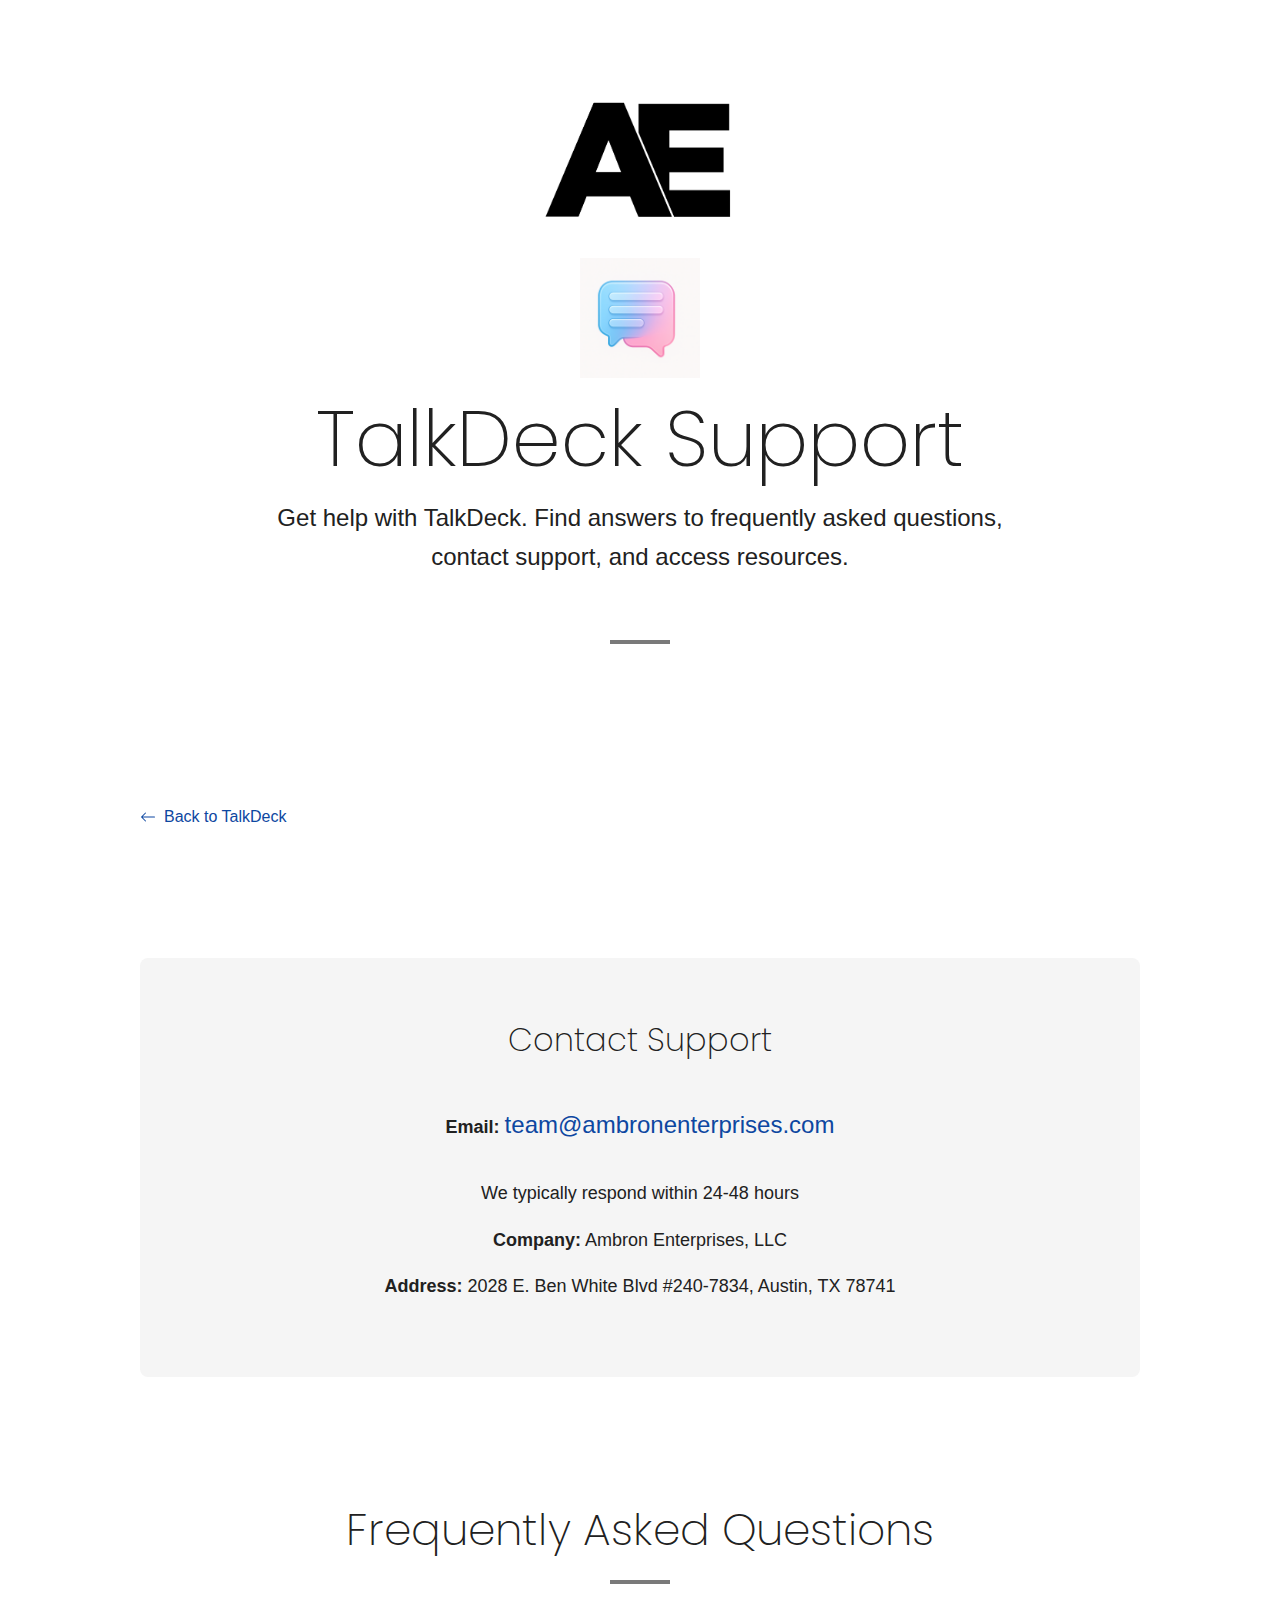
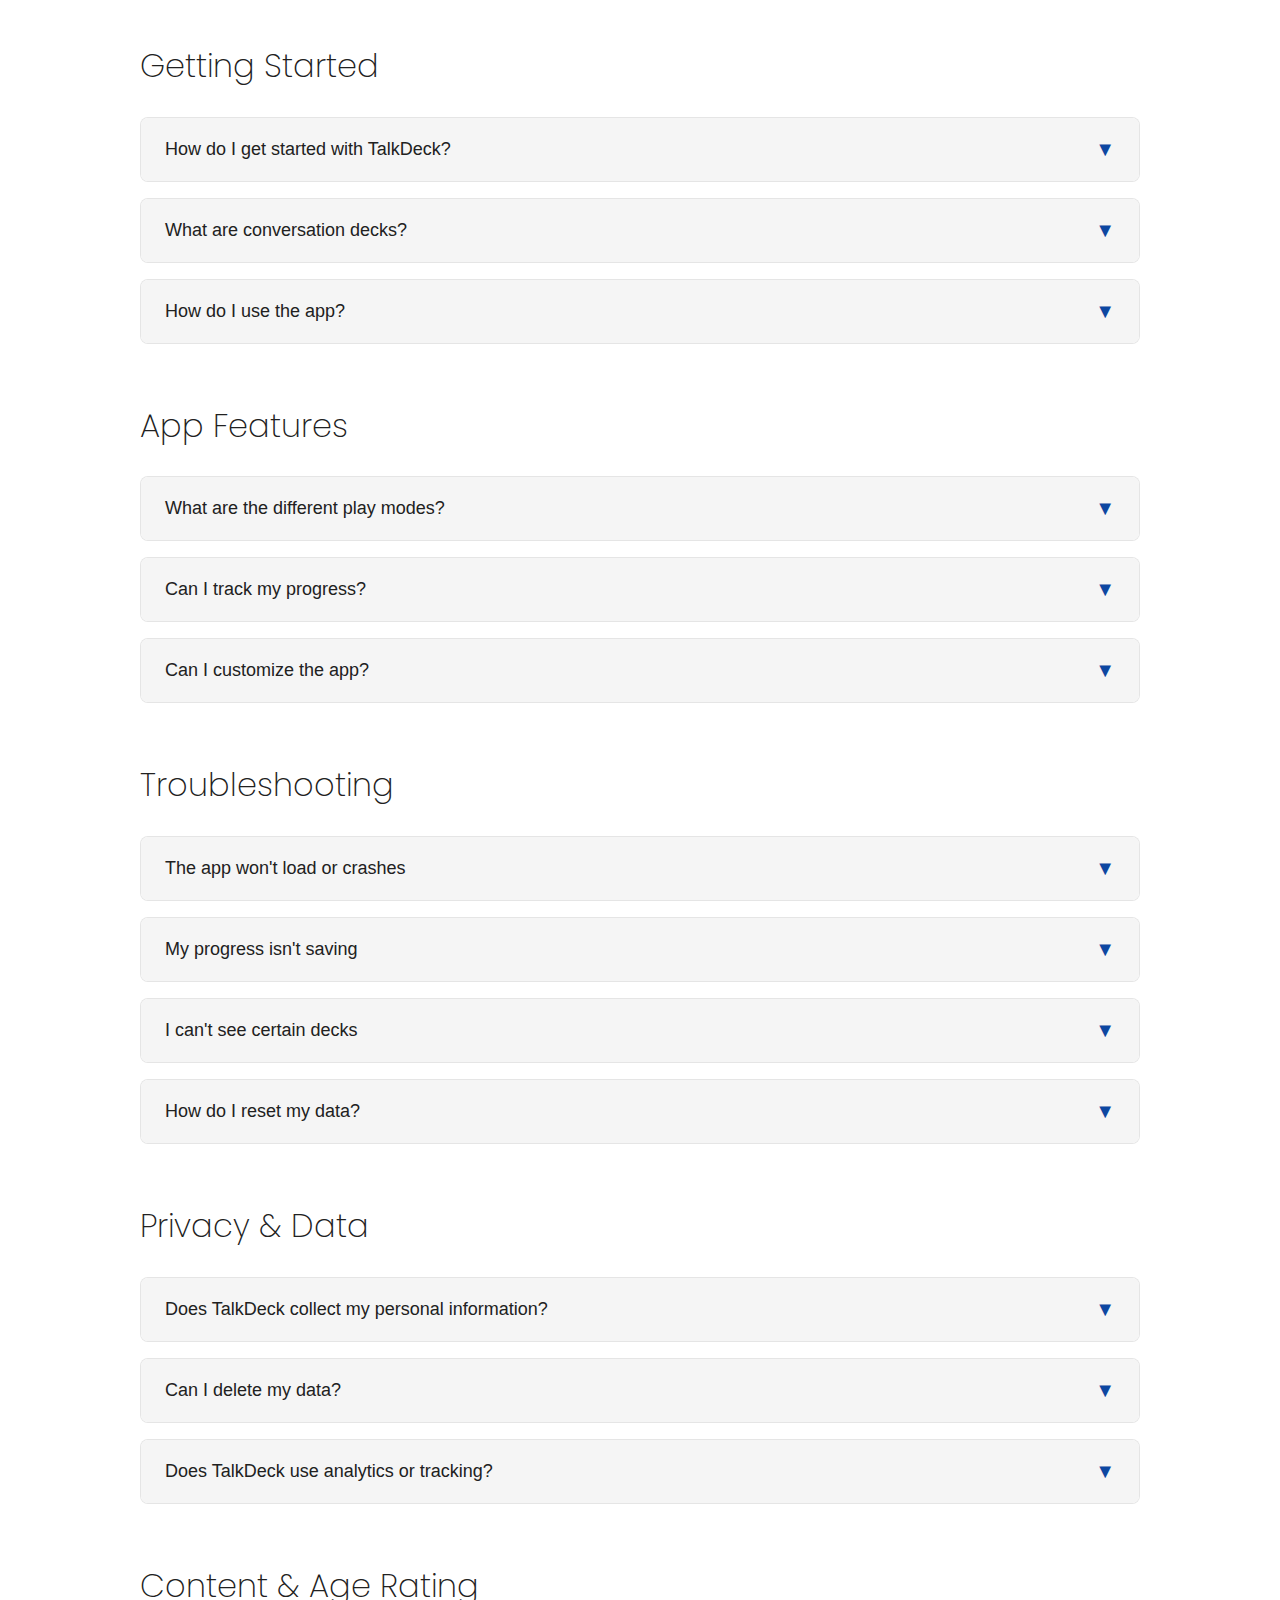
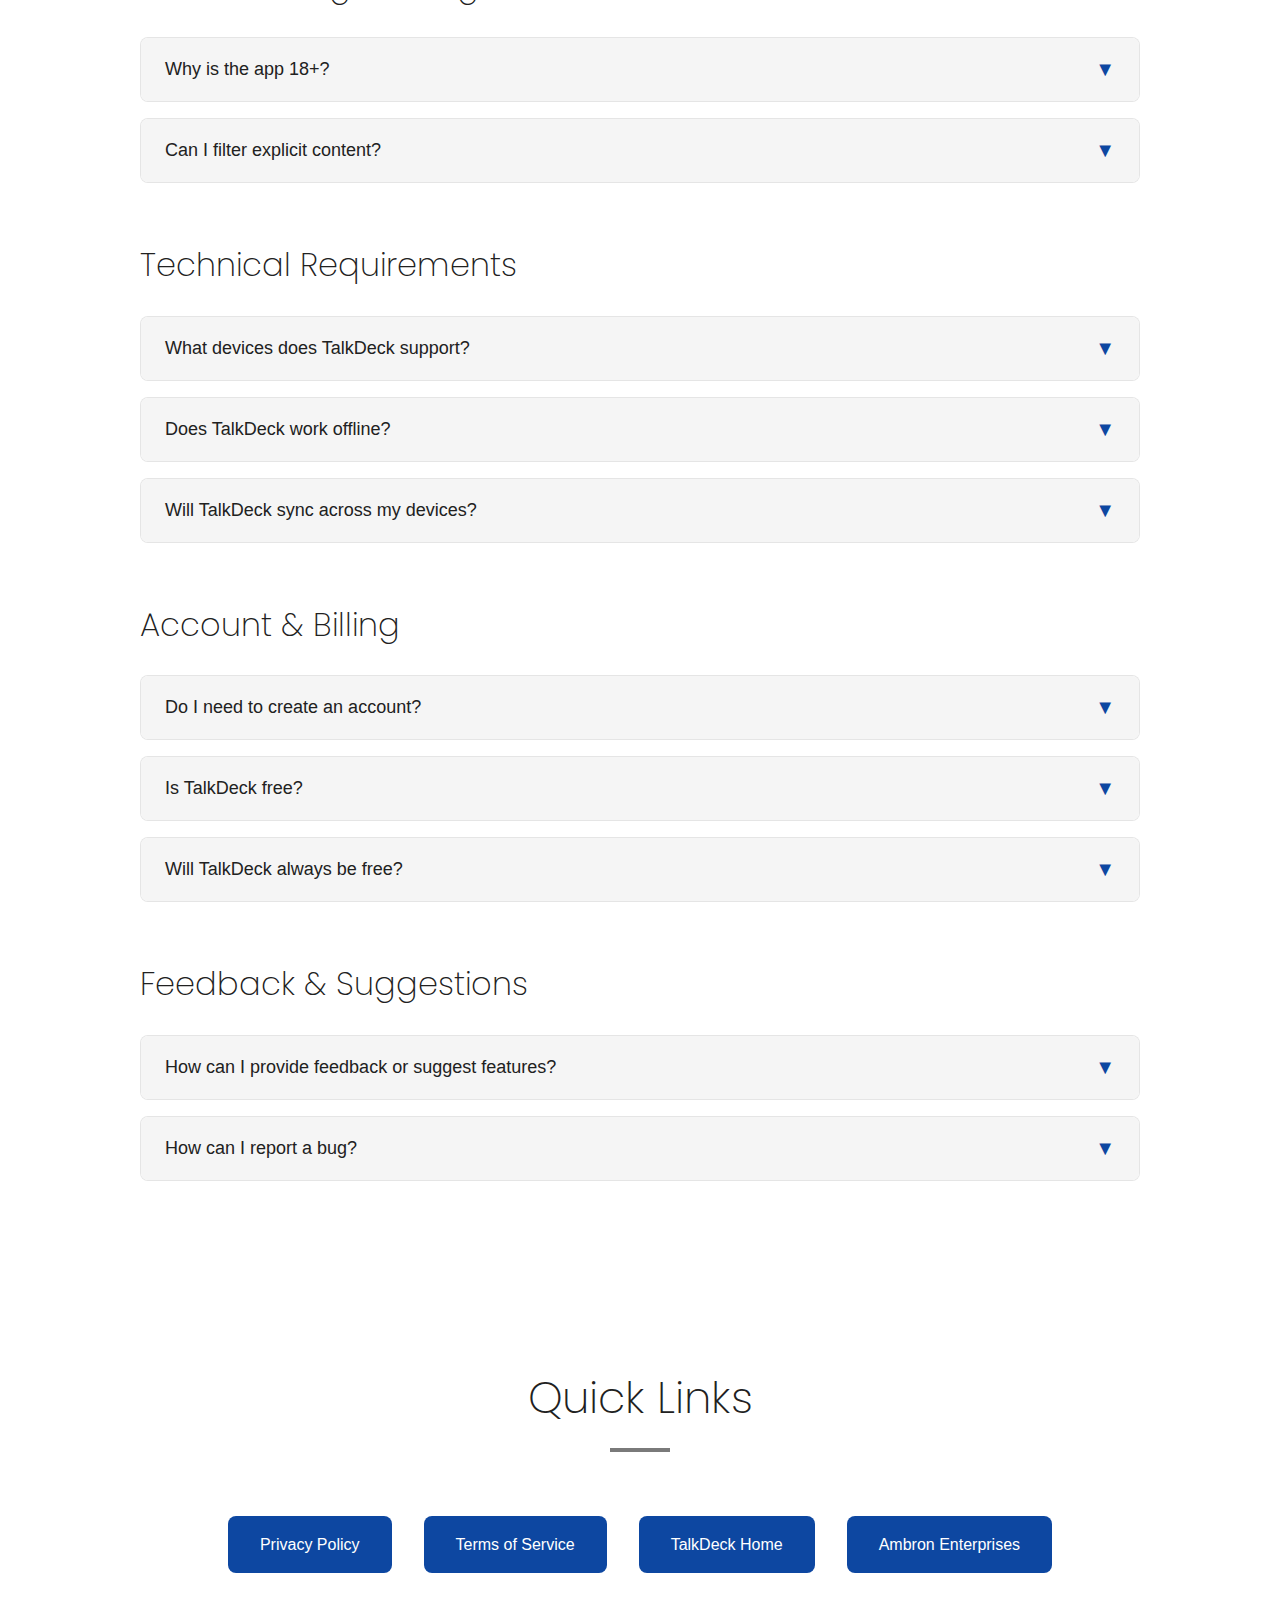
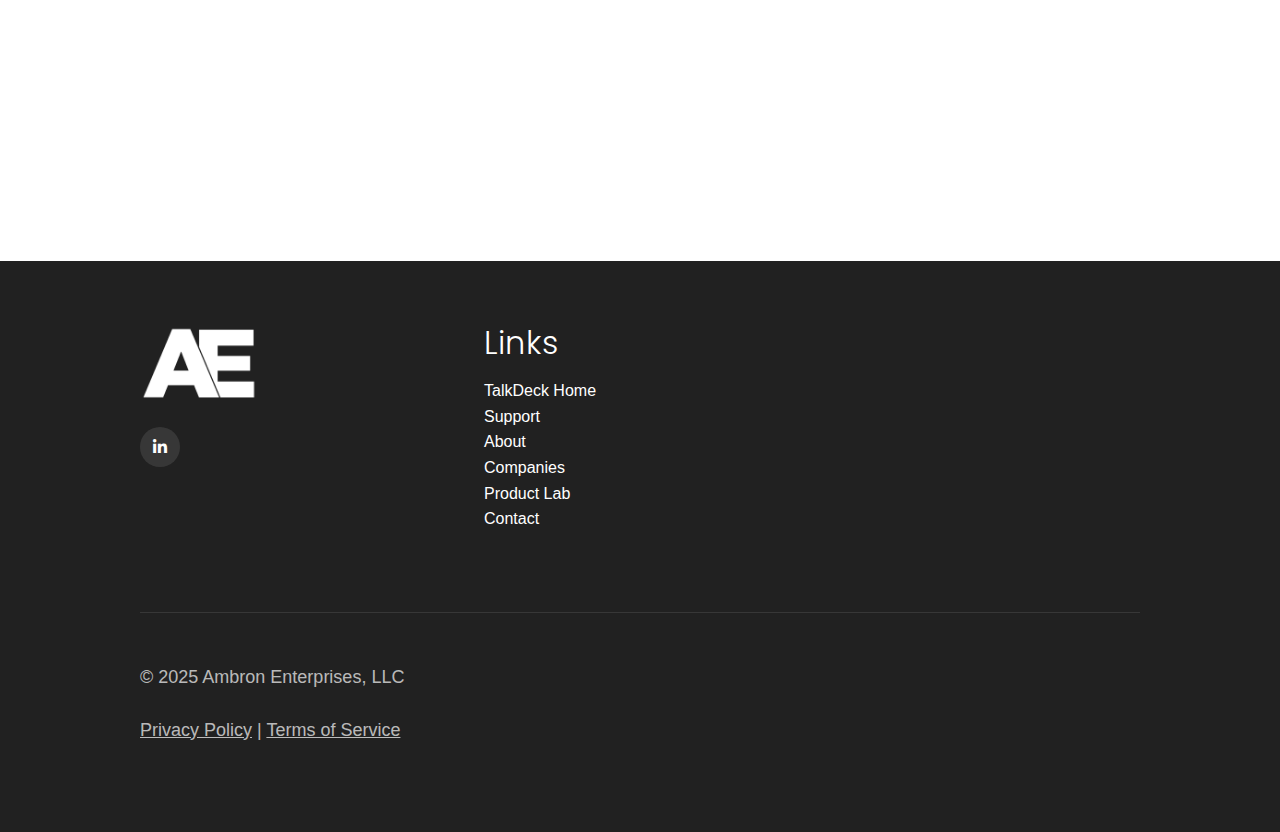
<file: talkdeck/support.html>
<!DOCTYPE html>
<html lang="en-US">
<head>
	<meta charset="UTF-8">
	<meta name="viewport" content="width=device-width, initial-scale=1">
    <meta name="description" content="TalkDeck Support - Get help with TalkDeck iOS app. Find answers to frequently asked questions, contact support, and access resources.">
    <link rel="preconnect" href="https://fonts.googleapis.com">
    <link rel="preconnect" href="https://fonts.gstatic.com" crossorigin>
    <meta name="robots" content="max-image-preview:large">
    <title>Support - TalkDeck | Ambron Enterprises</title>
	<link rel="stylesheet" href="../style.css">
	<link rel="icon" href="../favicon.ico" type="image/x-icon">
	<link rel="shortcut icon" href="../favicon.ico" type="image/x-icon">
	<!-- Load Google Fonts - Improved font loading -->
	<link href="https://fonts.googleapis.com/css2?family=Poppins:wght@200;300;400;500;600;700&family=Source+Serif+Pro:wght@300;400;600;700&display=swap" rel="stylesheet">
	<!-- Add Font Awesome for social media icons -->
	<link rel="stylesheet" href="https://cdnjs.cloudflare.com/ajax/libs/font-awesome/6.4.0/css/all.min.css">
	<style>
		/* Additional styles specific to this page */
        :root {
            --primary-color: #0d47a1;
            --secondary-color: #2e7d32;
            --tertiary-color: #ed6c02;
            --dark-color: #212121;
            --light-color: #f5f5f5;
            --spacing-xs: 1rem;
            --spacing-sm: 2rem;
            --spacing-md: 4rem;
            --spacing-lg: 6rem;
            --spacing-xl: 8rem;
            --heading-font: 'Poppins', Helvetica, Arial, Lucida, sans-serif;
            --body-font: -apple-system, BlinkMacSystemFont, "Segoe UI", Roboto, Helvetica, Arial, sans-serif;
            --wp--custom--typography--line-height--tiny: 1.15;
            --wp--custom--typography--line-height--small: 1.2;
        }
        
        body {
            margin: 0;
            padding: 0;
            font-family: var(--body-font);
            line-height: 1.6;
            color: var(--dark-color);
            background-color: #ffffff;
            font-size: 16px;
        }
        
        .container {
            width: 90%;
            max-width: 1000px;
            margin: 0 auto;
            padding: 0 1rem;
        }
        
        section {
            padding: var(--spacing-md) 0;
            position: relative;
        }
        
        .section-divider {
            width: 60px;
            height: 4px;
            background-color: var(--dark-color);
            margin: var(--spacing-xs) 0 var(--spacing-sm) 0;
            opacity: 0.6;
        }
        
        p {
            margin-bottom: 1.5rem;
            font-size: 1.125rem;
            line-height: 1.6;
        }
        
        .hero {
            padding: var(--spacing-lg) 0;
            text-align: center;
        }
        
        /* Updated heading styles to match original Poppins style */
        h1, h2, h3, h4 {
            font-family: var(--heading-font);
            font-weight: 200;
            line-height: var(--wp--custom--typography--line-height--tiny);
            margin-top: 0;
            text-align: center;
        }
        
        h1 {
            font-size: 78px;
            margin-bottom: var(--spacing-xs);
        }
        
        h2 {
            font-size: 2.75rem;
            margin-bottom: 1.5rem;
        }
        
        h3 {
            font-size: 2rem;
            margin-bottom: 1rem;
            text-align: left;
        }
        
        h4 {
            font-size: 1.5rem;
            margin-bottom: 0.75rem;
            text-align: left;
            font-weight: 400;
        }
        
        h5 {
            font-family: var(--heading-font);
            font-weight: 500;
            text-transform: uppercase;
            font-size: 12px;
            letter-spacing: 4px;
            line-height: 1.8em;
            margin-bottom: 1rem;
        }
        
        .hero p {
            font-size: 1.5rem;
            max-width: 800px;
            margin: 0 auto var(--spacing-md) auto;
            font-weight: 300;
        }
        
        .logo {
            max-width: 200px;
            margin: 0 auto var(--spacing-sm) auto;
            display: block;
        }
        
        .app-logo {
            max-width: 120px;
            height: auto;
            margin: 0 auto var(--spacing-xs) auto;
            display: block;
        }
        
        .home-link {
            display: inline-flex;
            align-items: center;
            margin-bottom: var(--spacing-md);
            color: var(--primary-color);
            text-decoration: none;
            font-weight: 500;
        }
        
        .home-link svg {
            margin-right: 0.5rem;
        }
        
        /* Contact Section */
        .contact-section {
            background-color: var(--light-color);
            padding: var(--spacing-md);
            border-radius: 8px;
            margin: var(--spacing-md) 0;
        }
        
        .contact-section h3 {
            text-align: center;
            margin-bottom: var(--spacing-sm);
        }
        
        .contact-info {
            text-align: center;
        }
        
        .contact-info p {
            margin-bottom: 0.75rem;
            font-size: 1.125rem;
        }
        
        .contact-email {
            font-size: 1.5rem;
            font-weight: 500;
            color: var(--primary-color);
            text-decoration: none;
            display: inline-block;
            margin: var(--spacing-xs) 0;
        }
        
        .contact-email:hover {
            text-decoration: underline;
        }
        
        /* FAQ Section */
        .faq-category {
            margin-bottom: var(--spacing-md);
        }
        
        .faq-category h3 {
            margin-top: var(--spacing-md);
            margin-bottom: var(--spacing-sm);
        }
        
        .faq-item {
            margin-bottom: 1rem;
            border: 1px solid rgba(0, 0, 0, 0.1);
            border-radius: 8px;
            overflow: hidden;
            background-color: #ffffff;
        }
        
        .faq-question {
            width: 100%;
            padding: 1.25rem 1.5rem;
            background-color: var(--light-color);
            border: none;
            text-align: left;
            cursor: pointer;
            font-family: var(--body-font);
            font-size: 1.125rem;
            font-weight: 500;
            color: var(--dark-color);
            display: flex;
            justify-content: space-between;
            align-items: center;
            transition: background-color 0.2s ease;
        }
        
        .faq-question:hover {
            background-color: rgba(13, 71, 161, 0.1);
        }
        
        .faq-question:focus {
            outline: 2px solid var(--primary-color);
            outline-offset: -2px;
        }
        
        .faq-question-icon {
            margin-left: 1rem;
            font-size: 1.25rem;
            color: var(--primary-color);
            transition: transform 0.3s ease;
            flex-shrink: 0;
        }
        
        .faq-item.active .faq-question-icon {
            transform: rotate(180deg);
        }
        
        .faq-answer {
            max-height: 0;
            overflow: hidden;
            transition: max-height 0.3s ease, padding 0.3s ease;
            padding: 0 1.5rem;
        }
        
        .faq-item.active .faq-answer {
            max-height: 2000px;
            padding: 1.5rem;
        }
        
        .faq-answer p {
            margin-bottom: 1rem;
            font-size: 1.125rem;
        }
        
        .faq-answer p:last-child {
            margin-bottom: 0;
        }
        
        .faq-answer ul, .faq-answer ol {
            margin-bottom: 1rem;
            padding-left: 1.5rem;
        }
        
        .faq-answer li {
            margin-bottom: 0.5rem;
            font-size: 1.125rem;
        }
        
        /* Quick Links Section */
        .quick-links {
            display: flex;
            justify-content: center;
            gap: var(--spacing-sm);
            margin: var(--spacing-md) 0;
            flex-wrap: wrap;
        }
        
        .quick-link {
            display: inline-block;
            padding: 1rem 2rem;
            background-color: var(--primary-color);
            color: white;
            text-decoration: none;
            border-radius: 8px;
            font-weight: 500;
            transition: background-color 0.3s ease;
        }
        
        .quick-link:hover {
            background-color: #083378;
            text-decoration: none;
        }
        
        /* Back to Top Button */
        .back-to-top {
            position: fixed;
            bottom: 2rem;
            right: 2rem;
            width: 50px;
            height: 50px;
            background-color: var(--primary-color);
            color: white;
            border: none;
            border-radius: 50%;
            cursor: pointer;
            display: none;
            align-items: center;
            justify-content: center;
            font-size: 1.5rem;
            box-shadow: 0 4px 12px rgba(0, 0, 0, 0.2);
            transition: background-color 0.3s ease, transform 0.2s ease;
            z-index: 1000;
        }
        
        .back-to-top:hover {
            background-color: #083378;
            transform: translateY(-2px);
        }
        
        .back-to-top.visible {
            display: flex;
        }
        
        footer {
            background-color: var(--dark-color);
            color: white;
            padding: var(--spacing-md) 0;
            margin-top: var(--spacing-lg);
        }
        
        footer h3 {
            color: white;
            text-align: left;
            font-weight: 300;
            margin-bottom: 1rem;
        }
        
        .footer-grid {
            display: grid;
            grid-template-columns: repeat(auto-fill, minmax(300px, 1fr));
            gap: var(--spacing-sm);
        }
        
        .footer-bottom {
            margin-top: var(--spacing-md);
            padding-top: var(--spacing-sm);
            border-top: 1px solid rgba(255,255,255,0.1);
            font-size: 0.9rem;
            color: rgba(255,255,255,0.7);
        }
        
        .social-links {
            display: flex;
            gap: 1rem;
            margin-top: var(--spacing-xs);
        }
        
        .social-links a {
            display: inline-flex;
            align-items: center;
            justify-content: center;
            width: 40px;
            height: 40px;
            border-radius: 50%;
            background-color: rgba(255,255,255,0.1);
            color: white;
            text-decoration: none;
            transition: background-color 0.3s ease;
        }
        
        .social-links a:hover {
            background-color: rgba(255,255,255,0.2);
        }
        
        a {
            color: var(--primary-color);
            text-decoration: underline;
            transition: color 0.2s ease;
        }
        
        a:hover {
            color: #083378;
        }
        
        @media (max-width: 992px) {
            h1 {
                font-size: 60px;
            }
            
            h2 {
                font-size: 2.25rem;
            }
            
            .container {
                width: 95%;
            }
        }
        
        @media (max-width: 768px) {
            .hero {
                padding: var(--spacing-sm) 0;
            }
            
            .hero h1 {
                font-size: 44px;
            }
            
            .hero p {
                font-size: 1.2rem;
                margin-bottom: var(--spacing-sm);
            }
            
            .footer-grid {
                grid-template-columns: 1fr;
                gap: var(--spacing-xs);
            }
            
            section {
                padding: var(--spacing-sm) 0;
            }
            
            h2 {
                font-size: 2rem;
            }
            
            h3 {
                font-size: 1.75rem;
            }
            
            p {
                font-size: 1rem;
            }
            
            .home-link {
                margin-bottom: var(--spacing-sm);
            }
            
            .contact-section {
                padding: var(--spacing-sm);
            }
            
            .contact-email {
                font-size: 1.25rem;
            }
            
            .faq-question {
                padding: 1rem;
                font-size: 1rem;
            }
            
            .faq-answer {
                padding: 0 1rem;
            }
            
            .faq-item.active .faq-answer {
                padding: 1rem;
            }
            
            .faq-answer p, .faq-answer li {
                font-size: 1rem;
            }
            
            .quick-links {
                flex-direction: column;
                align-items: center;
            }
            
            .quick-link {
                width: 100%;
                max-width: 300px;
                text-align: center;
            }
            
            .back-to-top {
                bottom: 1rem;
                right: 1rem;
                width: 45px;
                height: 45px;
                font-size: 1.25rem;
            }
            
            .footer-bottom {
                margin-top: var(--spacing-sm);
                padding-top: var(--spacing-xs);
                text-align: center;
            }
        }
        
        @media (max-width: 480px) {
            .hero h1 {
                font-size: 32px;
            }
            
            h2 {
                font-size: 1.5rem;
            }
            
            h3 {
                font-size: 1.25rem;
            }
            
            .container {
                width: 95%;
                padding: 0 0.5rem;
            }
            
            .section-divider {
                margin: var(--spacing-xs) auto;
            }
            
            .logo {
                max-width: 150px;
            }
            
            .app-logo {
                max-width: 100px;
            }
            
            .social-links {
                justify-content: center;
            }
            
            .social-links a {
                width: 36px;
                height: 36px;
            }
            
            footer h3 {
                text-align: center;
            }
            
            .footer-grid ul {
                text-align: center;
            }
            
            .contact-email {
                font-size: 1.125rem;
            }
        }
	</style>
</head>

<body>
    <!-- Hero Section -->
    <section class="hero">
        <div class="container">
            <a href="../index.html">
                <img src="../images/Ambron-Enterprises-Alt-Logo.png" alt="Ambron Enterprises Logo" class="logo">
            </a>
            <a href="index.html">
                <img src="images/TalkDeck_AppStore.png" alt="TalkDeck App Logo" class="app-logo">
            </a>
            <h1>TalkDeck Support</h1>
            <p>Get help with TalkDeck. Find answers to frequently asked questions, contact support, and access resources.</p>
            <div class="section-divider" style="margin: 0 auto;"></div>
        </div>
    </section>

    <!-- Main Content -->
    <main>
        <section>
            <div class="container">
                <a href="index.html" class="home-link">
                    <svg xmlns="http://www.w3.org/2000/svg" width="16" height="16" fill="currentColor" viewBox="0 0 16 16">
                        <path fill-rule="evenodd" d="M15 8a.5.5 0 0 0-.5-.5H2.707l3.147-3.146a.5.5 0 1 0-.708-.708l-4 4a.5.5 0 0 0 0 .708l4 4a.5.5 0 0 0 .708-.708L2.707 8.5H14.5A.5.5 0 0 0 15 8z"/>
                    </svg>
                    Back to TalkDeck
                </a>
                
                <!-- Contact Information Section -->
                <div class="contact-section">
                    <h3>Contact Support</h3>
                    <div class="contact-info">
                        <p><strong>Email:</strong> <a href="mailto:team@ambronenterprises.com" class="contact-email">team@ambronenterprises.com</a></p>
                        <p>We typically respond within 24-48 hours</p>
                        <p><strong>Company:</strong> Ambron Enterprises, LLC</p>
                        <p><strong>Address:</strong> 2028 E. Ben White Blvd #240-7834, Austin, TX 78741</p>
                    </div>
                </div>

                <!-- FAQ Section -->
                <section id="faq">
                    <h2>Frequently Asked Questions</h2>
                    <div class="section-divider" style="margin: 0 auto;"></div>
                    
                    <!-- Getting Started -->
                    <div class="faq-category">
                        <h3>Getting Started</h3>
                        
                        <div class="faq-item">
                            <button class="faq-question" aria-expanded="false" aria-controls="faq-1">
                                <span>How do I get started with TalkDeck?</span>
                                <span class="faq-question-icon">▼</span>
                            </button>
                            <div class="faq-answer" id="faq-1">
                                <p>After downloading TalkDeck, you'll first see an age verification screen (the app is for users 18+). Once you confirm your age, you'll go through a brief onboarding process. Then you can browse conversation decks and start swiping through questions!</p>
                            </div>
                        </div>
                        
                        <div class="faq-item">
                            <button class="faq-question" aria-expanded="false" aria-controls="faq-2">
                                <span>What are conversation decks?</span>
                                <span class="faq-question-icon">▼</span>
                            </button>
                            <div class="faq-answer" id="faq-2">
                                <p>Conversation decks are collections of questions organized by topic. We have decks for couples, family time, friends, travel, food, and more. Each deck contains thought-provoking questions designed to spark meaningful conversations.</p>
                            </div>
                        </div>
                        
                        <div class="faq-item">
                            <button class="faq-question" aria-expanded="false" aria-controls="faq-3">
                                <span>How do I use the app?</span>
                                <span class="faq-question-icon">▼</span>
                            </button>
                            <div class="faq-answer" id="faq-3">
                                <p>Simply select a deck from the home screen, then swipe through questions like cards. Swipe right to answer a question, swipe left to skip it, or swipe up to rate it. It's that simple!</p>
                            </div>
                        </div>
                    </div>
                    
                    <!-- App Features -->
                    <div class="faq-category">
                        <h3>App Features</h3>
                        
                        <div class="faq-item">
                            <button class="faq-question" aria-expanded="false" aria-controls="faq-4">
                                <span>What are the different play modes?</span>
                                <span class="faq-question-icon">▼</span>
                            </button>
                            <div class="faq-answer" id="faq-4">
                                <p>TalkDeck offers three ways to play:</p>
                                <ul>
                                    <li><strong>Progression Mode:</strong> Unlocks harder questions as you answer more, helping you build up to deeper conversations</li>
                                    <li><strong>Free Play Mode:</strong> Access any question at any time - perfect for casual conversations</li>
                                    <li><strong>Manual Mode:</strong> You control which level of questions to explore</li>
                                </ul>
                            </div>
                        </div>
                        
                        <div class="faq-item">
                            <button class="faq-question" aria-expanded="false" aria-controls="faq-5">
                                <span>Can I track my progress?</span>
                                <span class="faq-question-icon">▼</span>
                            </button>
                            <div class="faq-answer" id="faq-5">
                                <p>Yes! TalkDeck tracks your progress through each deck, including questions answered, time spent, and your advancement through levels. You can view detailed statistics in the Settings menu.</p>
                            </div>
                        </div>
                        
                        <div class="faq-item">
                            <button class="faq-question" aria-expanded="false" aria-controls="faq-6">
                                <span>Can I customize the app?</span>
                                <span class="faq-question-icon">▼</span>
                            </button>
                            <div class="faq-answer" id="faq-6">
                                <p>Absolutely! In Settings, you can:</p>
                                <ul>
                                    <li>Toggle sound effects and haptic feedback</li>
                                    <li>Choose between light, dark, or automatic theme</li>
                                    <li>Adjust content filtering preferences</li>
                                    <li>Customize progressive mode settings</li>
                                </ul>
                            </div>
                        </div>
                    </div>
                    
                    <!-- Troubleshooting -->
                    <div class="faq-category">
                        <h3>Troubleshooting</h3>
                        
                        <div class="faq-item">
                            <button class="faq-question" aria-expanded="false" aria-controls="faq-7">
                                <span>The app won't load or crashes</span>
                                <span class="faq-question-icon">▼</span>
                            </button>
                            <div class="faq-answer" id="faq-7">
                                <p>Try these steps:</p>
                                <ol>
                                    <li>Force close the app and reopen it</li>
                                    <li>Restart your device</li>
                                    <li>Make sure you're running iOS 17.0 or later</li>
                                    <li>Check that you have enough storage space available</li>
                                    <li>If the issue persists, contact us at <a href="mailto:team@ambronenterprises.com">team@ambronenterprises.com</a></li>
                                </ol>
                            </div>
                        </div>
                        
                        <div class="faq-item">
                            <button class="faq-question" aria-expanded="false" aria-controls="faq-8">
                                <span>My progress isn't saving</span>
                                <span class="faq-question-icon">▼</span>
                            </button>
                            <div class="faq-answer" id="faq-8">
                                <p>TalkDeck saves your progress automatically. If you're not seeing your progress:</p>
                                <ol>
                                    <li>Make sure you're not deleting and reinstalling the app (this will reset all data)</li>
                                    <li>Check that you're using the same device</li>
                                    <li>Try closing and reopening the app</li>
                                    <li>If the issue continues, contact support</li>
                                </ol>
                            </div>
                        </div>
                        
                        <div class="faq-item">
                            <button class="faq-question" aria-expanded="false" aria-controls="faq-9">
                                <span>I can't see certain decks</span>
                                <span class="faq-question-icon">▼</span>
                            </button>
                            <div class="faq-answer" id="faq-9">
                                <p>Some decks are age-restricted. Make sure you've completed the age verification (18+). You can also check your content filtering settings in the Settings menu to ensure explicit content isn't hidden.</p>
                            </div>
                        </div>
                        
                        <div class="faq-item">
                            <button class="faq-question" aria-expanded="false" aria-controls="faq-10">
                                <span>How do I reset my data?</span>
                                <span class="faq-question-icon">▼</span>
                            </button>
                            <div class="faq-answer" id="faq-10">
                                <p>You can reset your data in Settings → Statistics & Data → Reset All Data. This will permanently delete all your progress, statistics, and preferences. This action cannot be undone.</p>
                            </div>
                        </div>
                    </div>
                    
                    <!-- Privacy & Data -->
                    <div class="faq-category">
                        <h3>Privacy & Data</h3>
                        
                        <div class="faq-item">
                            <button class="faq-question" aria-expanded="false" aria-controls="faq-11">
                                <span>Does TalkDeck collect my personal information?</span>
                                <span class="faq-question-icon">▼</span>
                            </button>
                            <div class="faq-answer" id="faq-11">
                                <p>TalkDeck stores all data locally on your device. We don't collect, transmit, or share any personal information. All your progress, preferences, and statistics stay on your device. See our <a href="privacy-policy.html">Privacy Policy</a> for complete details.</p>
                            </div>
                        </div>
                        
                        <div class="faq-item">
                            <button class="faq-question" aria-expanded="false" aria-controls="faq-12">
                                <span>Can I delete my data?</span>
                                <span class="faq-question-icon">▼</span>
                            </button>
                            <div class="faq-answer" id="faq-12">
                                <p>Yes! You can reset all data through the Settings menu, or simply delete the app from your device. All data is stored locally, so deleting the app removes everything.</p>
                            </div>
                        </div>
                        
                        <div class="faq-item">
                            <button class="faq-question" aria-expanded="false" aria-controls="faq-13">
                                <span>Does TalkDeck use analytics or tracking?</span>
                                <span class="faq-question-icon">▼</span>
                            </button>
                            <div class="faq-answer" id="faq-13">
                                <p>No. TalkDeck does not use any analytics tools, tracking services, or advertising networks. Your privacy is our priority.</p>
                            </div>
                        </div>
                    </div>
                    
                    <!-- Content & Age Rating -->
                    <div class="faq-category">
                        <h3>Content & Age Rating</h3>
                        
                        <div class="faq-item">
                            <button class="faq-question" aria-expanded="false" aria-controls="faq-14">
                                <span>Why is the app 18+?</span>
                                <span class="faq-question-icon">▼</span>
                            </button>
                            <div class="faq-answer" id="faq-14">
                                <p>TalkDeck contains mature relationship content intended for adults. Some conversation decks include explicit sexual themes and language. We require age verification to ensure age-appropriate content access.</p>
                            </div>
                        </div>
                        
                        <div class="faq-item">
                            <button class="faq-question" aria-expanded="false" aria-controls="faq-15">
                                <span>Can I filter explicit content?</span>
                                <span class="faq-question-icon">▼</span>
                            </button>
                            <div class="faq-answer" id="faq-15">
                                <p>Yes! During age verification, you can opt-in to content warnings. You can also adjust content filtering settings in the Settings menu to hide or show explicit decks.</p>
                            </div>
                        </div>
                    </div>
                    
                    <!-- Technical Requirements -->
                    <div class="faq-category">
                        <h3>Technical Requirements</h3>
                        
                        <div class="faq-item">
                            <button class="faq-question" aria-expanded="false" aria-controls="faq-16">
                                <span>What devices does TalkDeck support?</span>
                                <span class="faq-question-icon">▼</span>
                            </button>
                            <div class="faq-answer" id="faq-16">
                                <p>TalkDeck is available for iPhone and iPad running iOS 17.0 or later. The app is optimized for both devices.</p>
                            </div>
                        </div>
                        
                        <div class="faq-item">
                            <button class="faq-question" aria-expanded="false" aria-controls="faq-17">
                                <span>Does TalkDeck work offline?</span>
                                <span class="faq-question-icon">▼</span>
                            </button>
                            <div class="faq-answer" id="faq-17">
                                <p>Yes! TalkDeck works completely offline. All content is stored on your device, so you don't need an internet connection to use the app.</p>
                            </div>
                        </div>
                        
                        <div class="faq-item">
                            <button class="faq-question" aria-expanded="false" aria-controls="faq-18">
                                <span>Will TalkDeck sync across my devices?</span>
                                <span class="faq-question-icon">▼</span>
                            </button>
                            <div class="faq-answer" id="faq-18">
                                <p>Currently, TalkDeck stores all data locally on each device. Data does not sync across devices. This is by design to protect your privacy.</p>
                            </div>
                        </div>
                    </div>
                    
                    <!-- Account & Billing -->
                    <div class="faq-category">
                        <h3>Account & Billing</h3>
                        
                        <div class="faq-item">
                            <button class="faq-question" aria-expanded="false" aria-controls="faq-19">
                                <span>Do I need to create an account?</span>
                                <span class="faq-question-icon">▼</span>
                            </button>
                            <div class="faq-answer" id="faq-19">
                                <p>No! TalkDeck doesn't require an account. The app works immediately after download.</p>
                            </div>
                        </div>
                        
                        <div class="faq-item">
                            <button class="faq-question" aria-expanded="false" aria-controls="faq-20">
                                <span>Is TalkDeck free?</span>
                                <span class="faq-question-icon">▼</span>
                            </button>
                            <div class="faq-answer" id="faq-20">
                                <p>Yes, TalkDeck is free to download and use. There are no in-app purchases or subscriptions.</p>
                            </div>
                        </div>
                        
                        <div class="faq-item">
                            <button class="faq-question" aria-expanded="false" aria-controls="faq-21">
                                <span>Will TalkDeck always be free?</span>
                                <span class="faq-question-icon">▼</span>
                            </button>
                            <div class="faq-answer" id="faq-21">
                                <p>TalkDeck is currently free. If we introduce paid features in the future, we'll clearly communicate any changes and pricing.</p>
                            </div>
                        </div>
                    </div>
                    
                    <!-- Feedback & Suggestions -->
                    <div class="faq-category">
                        <h3>Feedback & Suggestions</h3>
                        
                        <div class="faq-item">
                            <button class="faq-question" aria-expanded="false" aria-controls="faq-22">
                                <span>How can I provide feedback or suggest features?</span>
                                <span class="faq-question-icon">▼</span>
                            </button>
                            <div class="faq-answer" id="faq-22">
                                <p>We'd love to hear from you! Contact us at <a href="mailto:team@ambronenterprises.com">team@ambronenterprises.com</a> with your feedback, suggestions, or feature requests.</p>
                            </div>
                        </div>
                        
                        <div class="faq-item">
                            <button class="faq-question" aria-expanded="false" aria-controls="faq-23">
                                <span>How can I report a bug?</span>
                                <span class="faq-question-icon">▼</span>
                            </button>
                            <div class="faq-answer" id="faq-23">
                                <p>If you encounter a bug, please email us at <a href="mailto:team@ambronenterprises.com">team@ambronenterprises.com</a> with:</p>
                                <ul>
                                    <li>A description of the issue</li>
                                    <li>Steps to reproduce it (if possible)</li>
                                    <li>Your device model and iOS version</li>
                                    <li>Any screenshots that might help</li>
                                </ul>
                            </div>
                        </div>
                    </div>
                </section>

                <!-- Quick Links Section -->
                <section id="quick-links">
                    <h2>Quick Links</h2>
                    <div class="section-divider" style="margin: 0 auto;"></div>
                    <div class="quick-links">
                        <a href="privacy-policy.html" class="quick-link">Privacy Policy</a>
                        <a href="terms-of-service.html" class="quick-link">Terms of Service</a>
                        <a href="index.html" class="quick-link">TalkDeck Home</a>
                        <a href="../index.html" class="quick-link">Ambron Enterprises</a>
                    </div>
                </section>
            </div>
        </section>
    </main>

    <!-- Back to Top Button -->
    <button class="back-to-top" aria-label="Back to top" title="Back to top">
        ↑
    </button>

    <!-- Footer -->
    <footer>
        <div class="container">
            <div class="footer-grid">
                <div>
                    <a href="../index.html">
                        <img src="../images/Ambron-Enterprises-Alt-Logo.png" alt="Ambron Enterprises Logo" style="max-width: 120px; filter: brightness(0) invert(1);">
                    </a>
                    <div class="social-links">
                        <a href="https://www.linkedin.com/company/ambron-enterprises/" target="_blank" aria-label="LinkedIn"><i class="fab fa-linkedin-in"></i></a>
                    </div>
                </div>
                
                <div>
                    <h3>Links</h3>
                    <ul style="list-style-type: none; padding-left: 0;">
                        <li><a href="index.html" style="color: white; text-decoration: none;">TalkDeck Home</a></li>
                        <li><a href="support.html" style="color: white; text-decoration: none;">Support</a></li>
                        <li><a href="../index.html#about" style="color: white; text-decoration: none;">About</a></li>
                        <li><a href="../index.html#companies" style="color: white; text-decoration: none;">Companies</a></li>
                        <li><a href="../index.html#product-lab" style="color: white; text-decoration: none;">Product Lab</a></li>
                        <li><a href="../index.html#contact" style="color: white; text-decoration: none;">Contact</a></li>
                    </ul>
                </div>
            </div>
            
            <div class="footer-bottom">
                <p>© 2025 Ambron Enterprises, LLC</p>
                <p><a href="privacy-policy.html" style="color: rgba(255,255,255,0.7); text-decoration: underline;">Privacy Policy</a> | <a href="terms-of-service.html" style="color: rgba(255,255,255,0.7); text-decoration: underline;">Terms of Service</a></p>
            </div>
        </div>
    </footer>

    <!-- FAQ Structured Data for SEO -->
    <script type="application/ld+json">
    {
        "@context": "https://schema.org",
        "@type": "FAQPage",
        "mainEntity": [
            {
                "@type": "Question",
                "name": "How do I get started with TalkDeck?",
                "acceptedAnswer": {
                    "@type": "Answer",
                    "text": "After downloading TalkDeck, you'll first see an age verification screen (the app is for users 18+). Once you confirm your age, you'll go through a brief onboarding process. Then you can browse conversation decks and start swiping through questions!"
                }
            },
            {
                "@type": "Question",
                "name": "What are conversation decks?",
                "acceptedAnswer": {
                    "@type": "Answer",
                    "text": "Conversation decks are collections of questions organized by topic. We have decks for couples, family time, friends, travel, food, and more. Each deck contains thought-provoking questions designed to spark meaningful conversations."
                }
            },
            {
                "@type": "Question",
                "name": "How do I use the app?",
                "acceptedAnswer": {
                    "@type": "Answer",
                    "text": "Simply select a deck from the home screen, then swipe through questions like cards. Swipe right to answer a question, swipe left to skip it, or swipe up to rate it. It's that simple!"
                }
            },
            {
                "@type": "Question",
                "name": "What are the different play modes?",
                "acceptedAnswer": {
                    "@type": "Answer",
                    "text": "TalkDeck offers three ways to play: Progression Mode unlocks harder questions as you answer more, helping you build up to deeper conversations. Free Play Mode lets you access any question at any time - perfect for casual conversations. Manual Mode puts you in control of which level of questions to explore."
                }
            },
            {
                "@type": "Question",
                "name": "Can I track my progress?",
                "acceptedAnswer": {
                    "@type": "Answer",
                    "text": "Yes! TalkDeck tracks your progress through each deck, including questions answered, time spent, and your advancement through levels. You can view detailed statistics in the Settings menu."
                }
            },
            {
                "@type": "Question",
                "name": "Can I customize the app?",
                "acceptedAnswer": {
                    "@type": "Answer",
                    "text": "Absolutely! In Settings, you can toggle sound effects and haptic feedback, choose between light, dark, or automatic theme, adjust content filtering preferences, and customize progressive mode settings."
                }
            },
            {
                "@type": "Question",
                "name": "The app won't load or crashes",
                "acceptedAnswer": {
                    "@type": "Answer",
                    "text": "Try these steps: 1) Force close the app and reopen it, 2) Restart your device, 3) Make sure you're running iOS 17.0 or later, 4) Check that you have enough storage space available, 5) If the issue persists, contact us at team@ambronenterprises.com"
                }
            },
            {
                "@type": "Question",
                "name": "My progress isn't saving",
                "acceptedAnswer": {
                    "@type": "Answer",
                    "text": "TalkDeck saves your progress automatically. If you're not seeing your progress: 1) Make sure you're not deleting and reinstalling the app (this will reset all data), 2) Check that you're using the same device, 3) Try closing and reopening the app, 4) If the issue continues, contact support."
                }
            },
            {
                "@type": "Question",
                "name": "I can't see certain decks",
                "acceptedAnswer": {
                    "@type": "Answer",
                    "text": "Some decks are age-restricted. Make sure you've completed the age verification (18+). You can also check your content filtering settings in the Settings menu to ensure explicit content isn't hidden."
                }
            },
            {
                "@type": "Question",
                "name": "How do I reset my data?",
                "acceptedAnswer": {
                    "@type": "Answer",
                    "text": "You can reset your data in Settings → Statistics & Data → Reset All Data. This will permanently delete all your progress, statistics, and preferences. This action cannot be undone."
                }
            },
            {
                "@type": "Question",
                "name": "Does TalkDeck collect my personal information?",
                "acceptedAnswer": {
                    "@type": "Answer",
                    "text": "TalkDeck stores all data locally on your device. We don't collect, transmit, or share any personal information. All your progress, preferences, and statistics stay on your device. See our Privacy Policy for complete details."
                }
            },
            {
                "@type": "Question",
                "name": "Can I delete my data?",
                "acceptedAnswer": {
                    "@type": "Answer",
                    "text": "Yes! You can reset all data through the Settings menu, or simply delete the app from your device. All data is stored locally, so deleting the app removes everything."
                }
            },
            {
                "@type": "Question",
                "name": "Does TalkDeck use analytics or tracking?",
                "acceptedAnswer": {
                    "@type": "Answer",
                    "text": "No. TalkDeck does not use any analytics tools, tracking services, or advertising networks. Your privacy is our priority."
                }
            },
            {
                "@type": "Question",
                "name": "Why is the app 18+?",
                "acceptedAnswer": {
                    "@type": "Answer",
                    "text": "TalkDeck contains mature relationship content intended for adults. Some conversation decks include explicit sexual themes and language. We require age verification to ensure age-appropriate content access."
                }
            },
            {
                "@type": "Question",
                "name": "Can I filter explicit content?",
                "acceptedAnswer": {
                    "@type": "Answer",
                    "text": "Yes! During age verification, you can opt-in to content warnings. You can also adjust content filtering settings in the Settings menu to hide or show explicit decks."
                }
            },
            {
                "@type": "Question",
                "name": "What devices does TalkDeck support?",
                "acceptedAnswer": {
                    "@type": "Answer",
                    "text": "TalkDeck is available for iPhone and iPad running iOS 17.0 or later. The app is optimized for both devices."
                }
            },
            {
                "@type": "Question",
                "name": "Does TalkDeck work offline?",
                "acceptedAnswer": {
                    "@type": "Answer",
                    "text": "Yes! TalkDeck works completely offline. All content is stored on your device, so you don't need an internet connection to use the app."
                }
            },
            {
                "@type": "Question",
                "name": "Will TalkDeck sync across my devices?",
                "acceptedAnswer": {
                    "@type": "Answer",
                    "text": "Currently, TalkDeck stores all data locally on each device. Data does not sync across devices. This is by design to protect your privacy."
                }
            },
            {
                "@type": "Question",
                "name": "Do I need to create an account?",
                "acceptedAnswer": {
                    "@type": "Answer",
                    "text": "No! TalkDeck doesn't require an account. The app works immediately after download."
                }
            },
            {
                "@type": "Question",
                "name": "Is TalkDeck free?",
                "acceptedAnswer": {
                    "@type": "Answer",
                    "text": "Yes, TalkDeck is free to download and use. There are no in-app purchases or subscriptions."
                }
            },
            {
                "@type": "Question",
                "name": "Will TalkDeck always be free?",
                "acceptedAnswer": {
                    "@type": "Answer",
                    "text": "TalkDeck is currently free. If we introduce paid features in the future, we'll clearly communicate any changes and pricing."
                }
            },
            {
                "@type": "Question",
                "name": "How can I provide feedback or suggest features?",
                "acceptedAnswer": {
                    "@type": "Answer",
                    "text": "We'd love to hear from you! Contact us at team@ambronenterprises.com with your feedback, suggestions, or feature requests."
                }
            },
            {
                "@type": "Question",
                "name": "How can I report a bug?",
                "acceptedAnswer": {
                    "@type": "Answer",
                    "text": "If you encounter a bug, please email us at team@ambronenterprises.com with: a description of the issue, steps to reproduce it (if possible), your device model and iOS version, and any screenshots that might help."
                }
            }
        ]
    }
    </script>

    <!-- Accordion and Back to Top JavaScript -->
    <script>
        // Accordion functionality
        document.addEventListener('DOMContentLoaded', function() {
            const faqQuestions = document.querySelectorAll('.faq-question');
            
            faqQuestions.forEach(question => {
                question.addEventListener('click', function() {
                    const faqItem = this.closest('.faq-item');
                    const isActive = faqItem.classList.contains('active');
                    
                    // Close all other FAQ items
                    document.querySelectorAll('.faq-item').forEach(item => {
                        if (item !== faqItem) {
                            item.classList.remove('active');
                            const otherButton = item.querySelector('.faq-question');
                            otherButton.setAttribute('aria-expanded', 'false');
                        }
                    });
                    
                    // Toggle current FAQ item
                    if (isActive) {
                        faqItem.classList.remove('active');
                        this.setAttribute('aria-expanded', 'false');
                    } else {
                        faqItem.classList.add('active');
                        this.setAttribute('aria-expanded', 'true');
                    }
                });
                
                // Keyboard accessibility
                question.addEventListener('keydown', function(e) {
                    if (e.key === 'Enter' || e.key === ' ') {
                        e.preventDefault();
                        this.click();
                    }
                });
            });
        });
        
        // Back to Top button
        document.addEventListener('DOMContentLoaded', function() {
            const backToTopButton = document.querySelector('.back-to-top');
            
            if (backToTopButton) {
                window.addEventListener('scroll', function() {
                    if (window.pageYOffset > 300) {
                        backToTopButton.classList.add('visible');
                    } else {
                        backToTopButton.classList.remove('visible');
                    }
                });
                
                backToTopButton.addEventListener('click', function() {
                    window.scrollTo({
                        top: 0,
                        behavior: 'smooth'
                    });
                });
            }
        });
    </script>
</body>
</html>
</file>
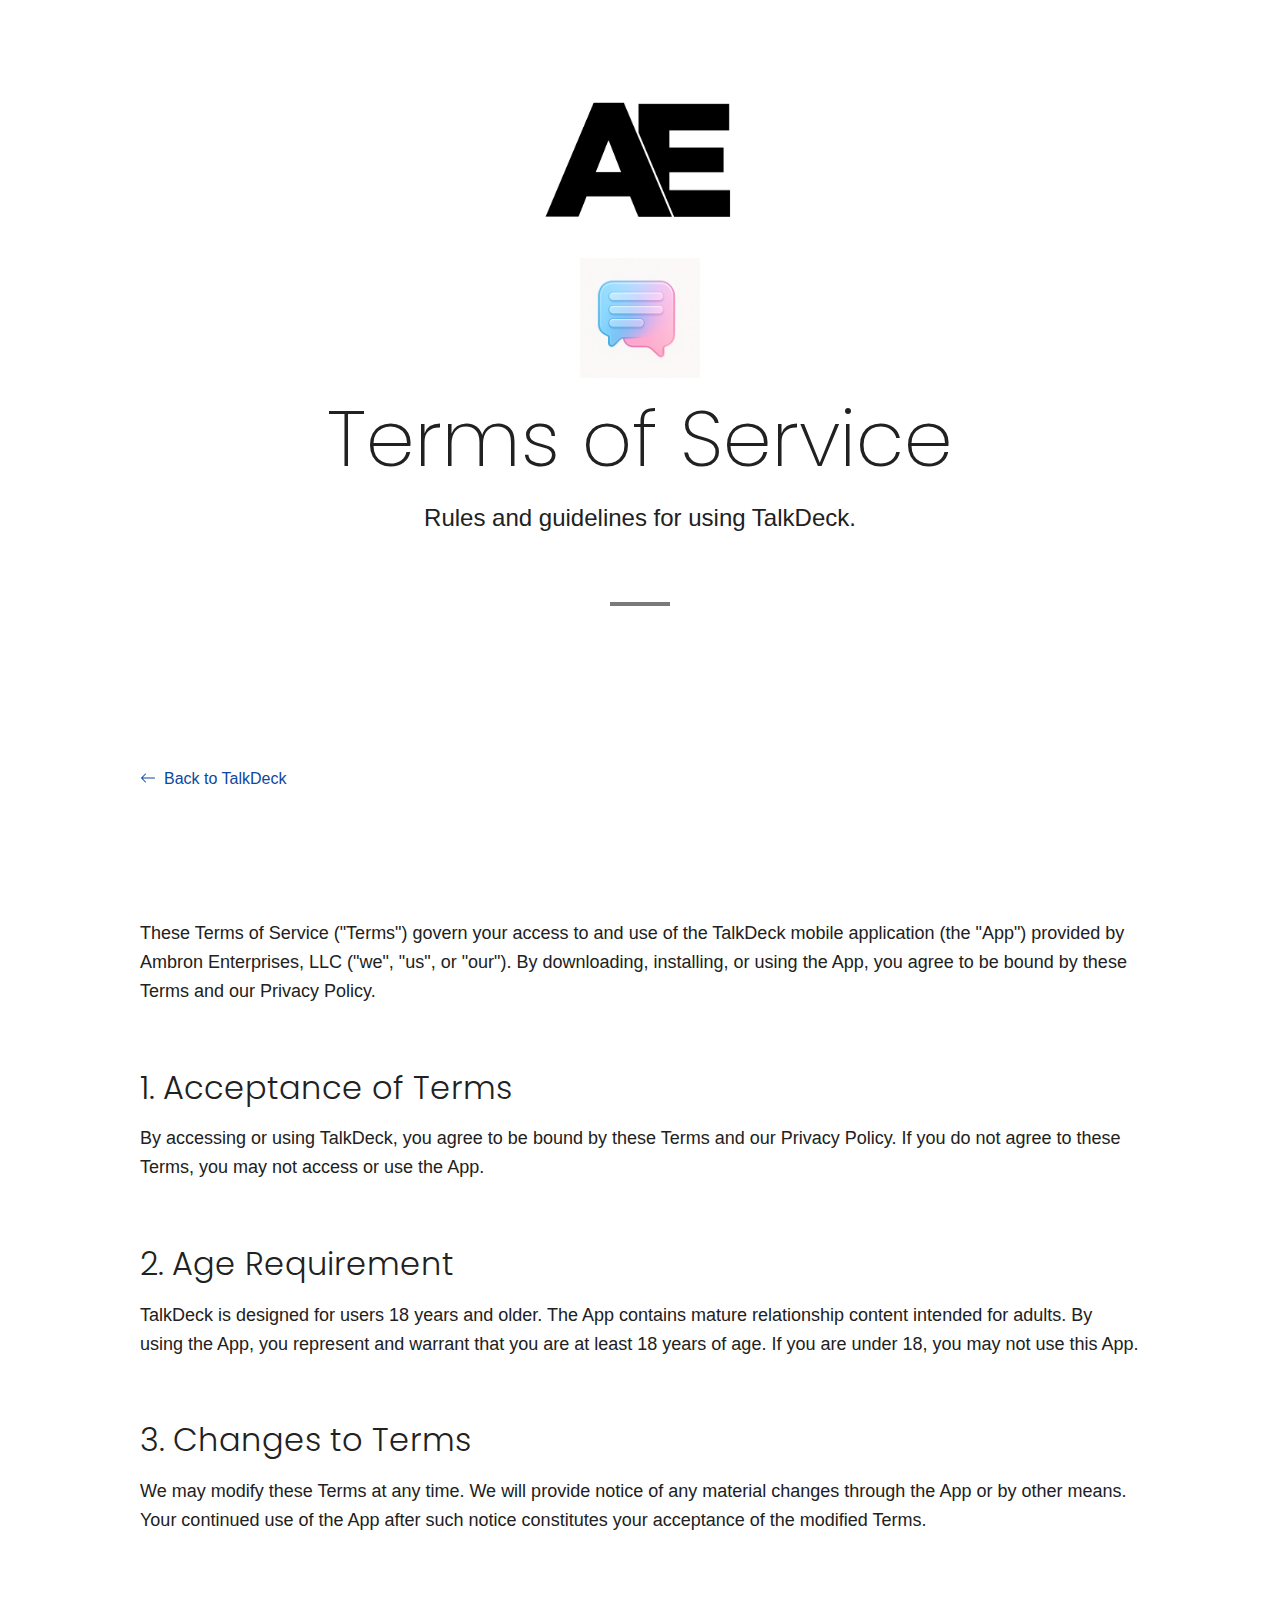
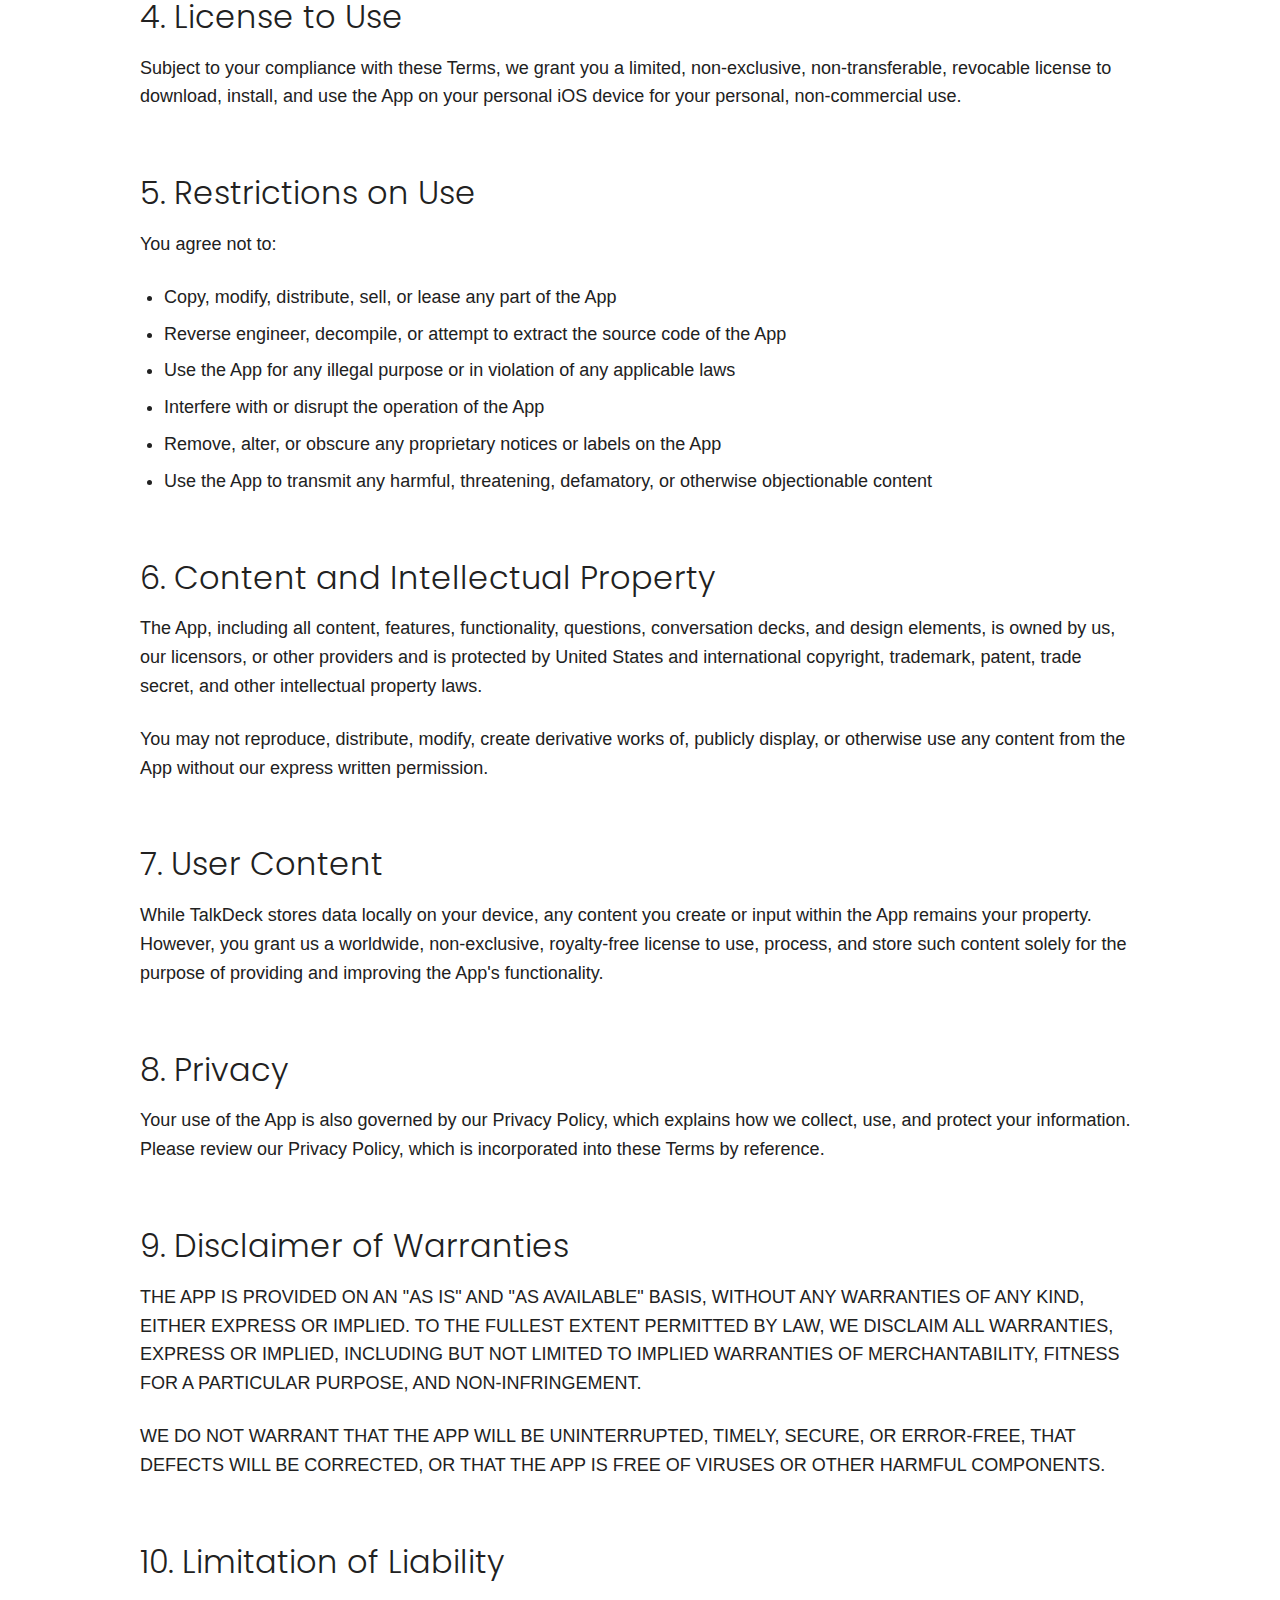
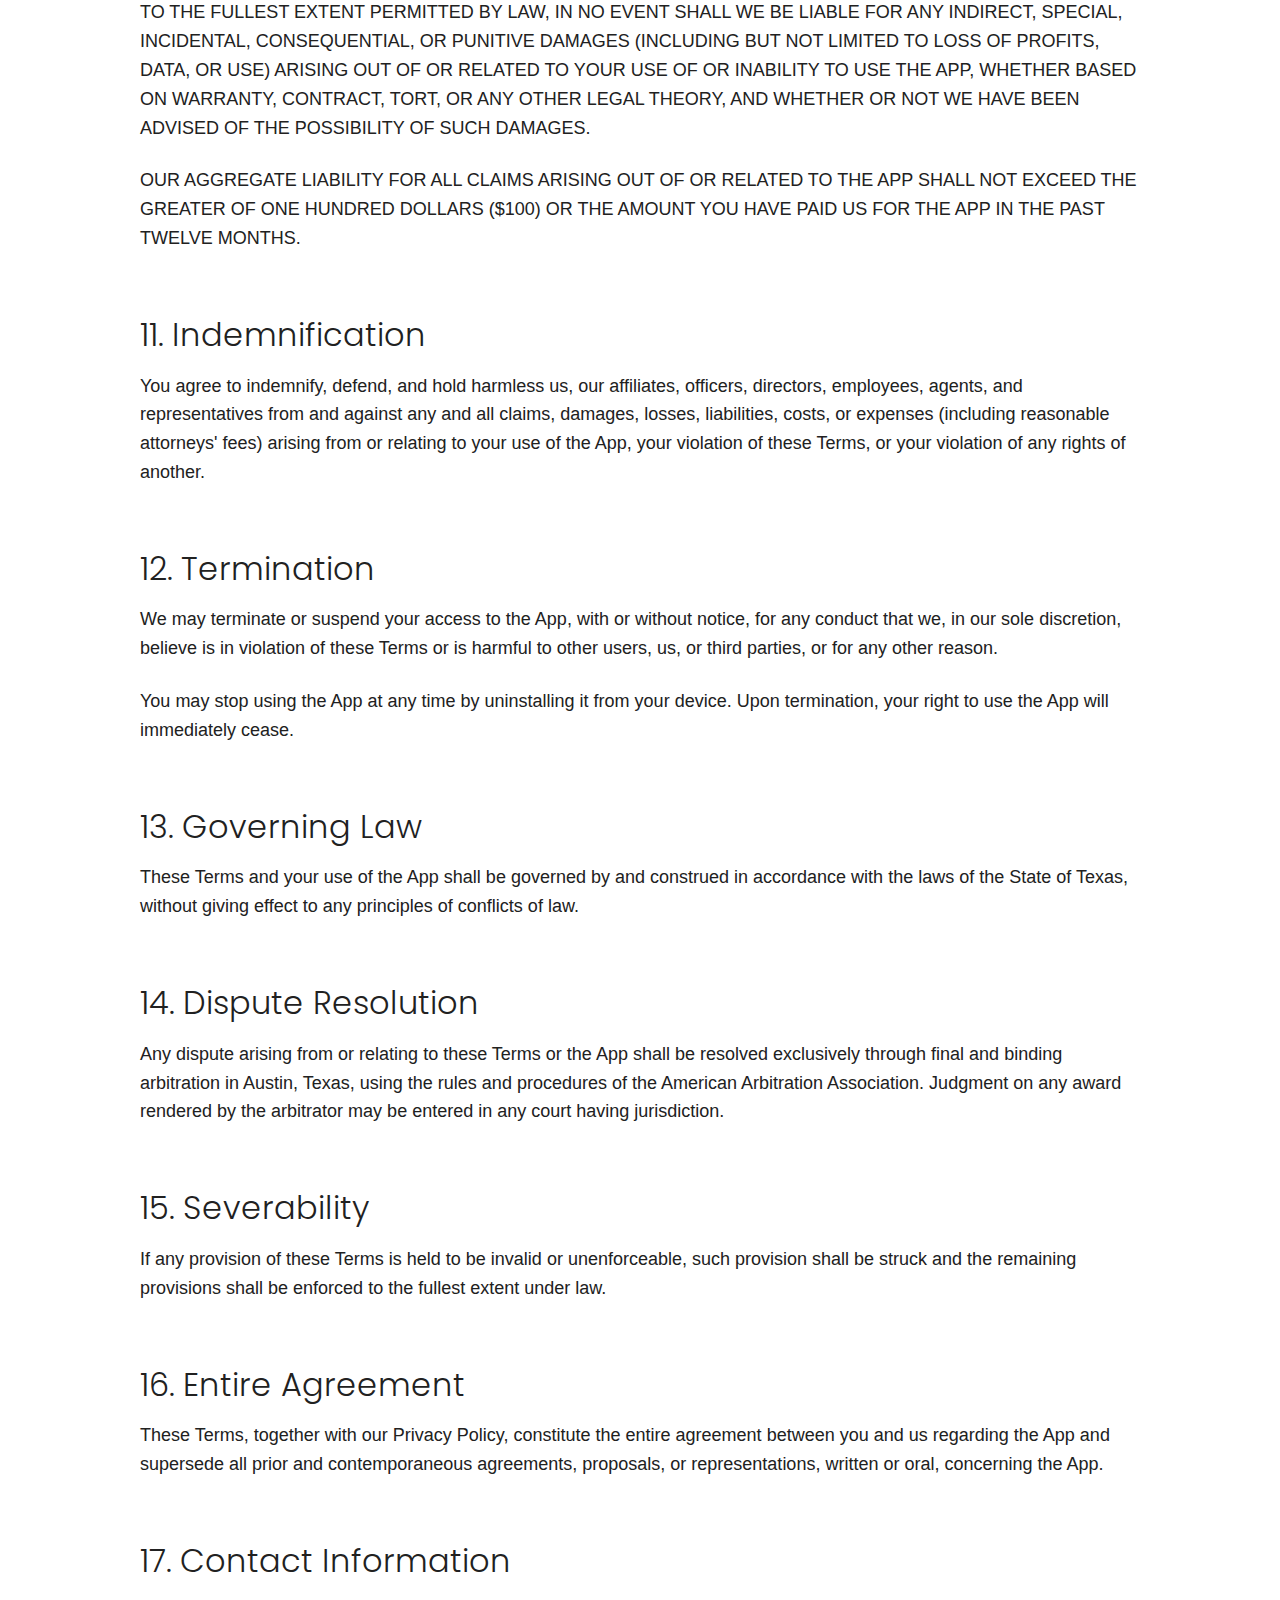
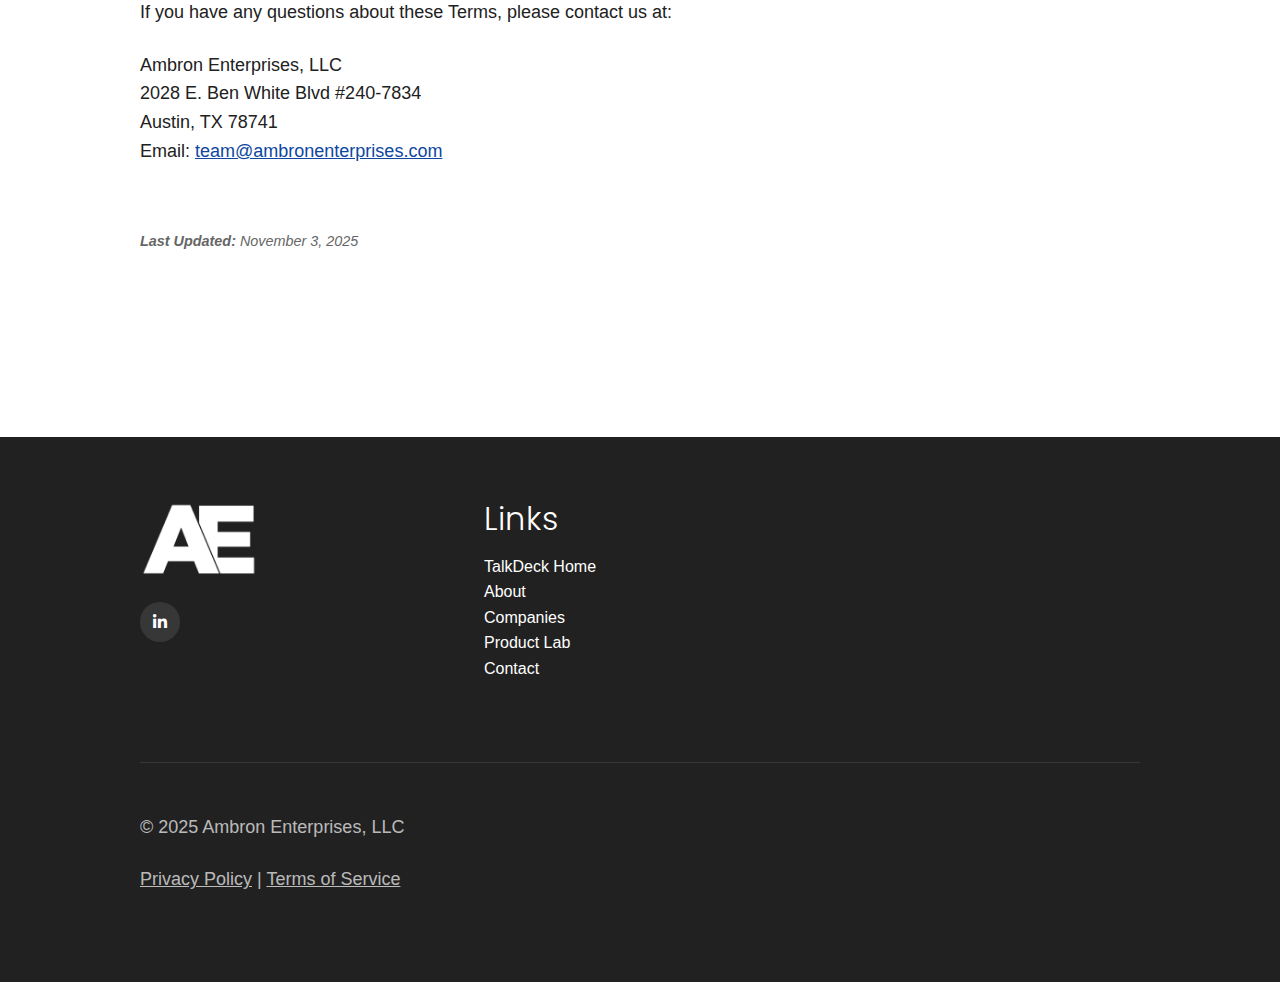
<file: talkdeck/terms-of-service.html>
<!DOCTYPE html>
<html lang="en-US">
<head>
	<meta charset="UTF-8">
	<meta name="viewport" content="width=device-width, initial-scale=1">
    <meta name="description" content="TalkDeck Terms of Service. Learn about the terms and conditions for using the TalkDeck app.">
    <link rel="preconnect" href="https://fonts.googleapis.com">
    <link rel="preconnect" href="https://fonts.gstatic.com" crossorigin>
    <meta name="robots" content="max-image-preview:large">
    <title>Terms of Service - TalkDeck | Ambron Enterprises</title>
	<link rel="stylesheet" href="../style.css">
	<link rel="icon" href="../favicon.ico" type="image/x-icon">
	<link rel="shortcut icon" href="../favicon.ico" type="image/x-icon">
	<!-- Load Google Fonts - Improved font loading -->
	<link href="https://fonts.googleapis.com/css2?family=Poppins:wght@200;300;400;500;600;700&family=Source+Serif+Pro:wght@300;400;600;700&display=swap" rel="stylesheet">
	<!-- Add Font Awesome for social media icons -->
	<link rel="stylesheet" href="https://cdnjs.cloudflare.com/ajax/libs/font-awesome/6.4.0/css/all.min.css">
	<style>
		/* Additional styles specific to this page */
        :root {
            --primary-color: #0d47a1;
            --secondary-color: #2e7d32;
            --tertiary-color: #ed6c02;
            --dark-color: #212121;
            --light-color: #f5f5f5;
            --spacing-xs: 1rem;
            --spacing-sm: 2rem;
            --spacing-md: 4rem;
            --spacing-lg: 6rem;
            --spacing-xl: 8rem;
            --heading-font: 'Poppins', Helvetica, Arial, Lucida, sans-serif;
            --body-font: -apple-system, BlinkMacSystemFont, "Segoe UI", Roboto, Helvetica, Arial, sans-serif;
            --wp--custom--typography--line-height--tiny: 1.15;
            --wp--custom--typography--line-height--small: 1.2;
        }
        
        body {
            margin: 0;
            padding: 0;
            font-family: var(--body-font);
            line-height: 1.6;
            color: var(--dark-color);
            background-color: #ffffff;
            font-size: 16px;
        }
        
        .container {
            width: 90%;
            max-width: 1000px;
            margin: 0 auto;
            padding: 0 1rem;
        }
        
        section {
            padding: var(--spacing-md) 0;
            position: relative;
        }
        
        .section-divider {
            width: 60px;
            height: 4px;
            background-color: var(--dark-color);
            margin: var(--spacing-xs) 0 var(--spacing-sm) 0;
            opacity: 0.6;
        }
        
        p {
            margin-bottom: 1.5rem;
            font-size: 1.125rem;
            line-height: 1.6;
        }
        
        .hero {
            padding: var(--spacing-lg) 0;
            text-align: center;
        }
        
        /* Updated heading styles to match original Poppins style */
        h1, h2, h3, h4 {
            font-family: var(--heading-font);
            font-weight: 200;
            line-height: var(--wp--custom--typography--line-height--tiny);
            margin-top: 0;
            text-align: center;
        }
        
        h1 {
            font-size: 78px;
            margin-bottom: var(--spacing-xs);
        }
        
        h2 {
            font-size: 2.75rem;
            margin-bottom: 1.5rem;
        }
        
        h3 {
            font-size: 2rem;
            margin-bottom: 1rem;
            text-align: left;
        }
        
        h5 {
            font-family: var(--heading-font);
            font-weight: 500;
            text-transform: uppercase;
            font-size: 12px;
            letter-spacing: 4px;
            line-height: 1.8em;
            margin-bottom: 1rem;
        }
        
        .hero p {
            font-size: 1.5rem;
            max-width: 800px;
            margin: 0 auto var(--spacing-md) auto;
            font-weight: 300;
        }
        
        .logo {
            max-width: 200px;
            margin: 0 auto var(--spacing-sm) auto;
            display: block;
        }
        
        .app-logo {
            max-width: 120px;
            height: auto;
            margin: 0 auto var(--spacing-xs) auto;
            display: block;
        }
        
        .terms-content {
            margin-top: var(--spacing-md);
        }
        
        .terms-content h3 {
            font-weight: 300;
            margin-top: var(--spacing-md);
        }
        
        .terms-content ul, .terms-content ol {
            margin-bottom: 1.5rem;
            padding-left: 1.5rem;
        }
        
        .terms-content li {
            margin-bottom: 0.5rem;
            font-size: 1.125rem;
        }
        
        footer {
            background-color: var(--dark-color);
            color: white;
            padding: var(--spacing-md) 0;
            margin-top: var(--spacing-lg);
        }
        
        footer h3 {
            color: white;
            text-align: left;
            font-weight: 300;
            margin-bottom: 1rem;
        }
        
        .footer-grid {
            display: grid;
            grid-template-columns: repeat(auto-fill, minmax(300px, 1fr));
            gap: var(--spacing-sm);
        }
        
        .footer-bottom {
            margin-top: var(--spacing-md);
            padding-top: var(--spacing-sm);
            border-top: 1px solid rgba(255,255,255,0.1);
            font-size: 0.9rem;
            color: rgba(255,255,255,0.7);
        }
        
        .social-links {
            display: flex;
            gap: 1rem;
            margin-top: var(--spacing-xs);
        }
        
        .social-links a {
            display: inline-flex;
            align-items: center;
            justify-content: center;
            width: 40px;
            height: 40px;
            border-radius: 50%;
            background-color: rgba(255,255,255,0.1);
            color: white;
            text-decoration: none;
            transition: background-color 0.3s ease;
        }
        
        .social-links a:hover {
            background-color: rgba(255,255,255,0.2);
        }
        
        a {
            color: var(--primary-color);
            text-decoration: underline;
            transition: color 0.2s ease;
        }
        
        a:hover {
            color: #083378;
        }
        
        .home-link {
            display: inline-flex;
            align-items: center;
            margin-bottom: var(--spacing-md);
            color: var(--primary-color);
            text-decoration: none;
            font-weight: 500;
        }
        
        .home-link svg {
            margin-right: 0.5rem;
        }
        
        .last-updated {
            font-style: italic;
            color: #666;
            margin-top: 4rem;
            font-size: 0.9rem;
        }
        
        @media (max-width: 992px) {
            h1 {
                font-size: 60px;
            }
            
            h2 {
                font-size: 2.25rem;
            }
            
            .container {
                width: 95%;
            }
        }
        
        @media (max-width: 768px) {
            .hero {
                padding: var(--spacing-sm) 0;
            }
            
            .hero h1 {
                font-size: 44px;
            }
            
            .hero p {
                font-size: 1.2rem;
                margin-bottom: var(--spacing-sm);
            }
            
            .footer-grid {
                grid-template-columns: 1fr;
                gap: var(--spacing-xs);
            }
            
            section {
                padding: var(--spacing-sm) 0;
            }
            
            h2 {
                font-size: 2rem;
            }
            
            h3 {
                font-size: 1.75rem;
            }
            
            p {
                font-size: 1rem;
            }
            
            .terms-content li {
                font-size: 1rem;
            }
            
            .home-link {
                margin-bottom: var(--spacing-sm);
            }
            
            .terms-content {
                margin-top: var(--spacing-sm);
            }
            
            .footer-bottom {
                margin-top: var(--spacing-sm);
                padding-top: var(--spacing-xs);
                text-align: center;
            }
        }
        
        @media (max-width: 480px) {
            .hero h1 {
                font-size: 32px;
            }
            
            h2 {
                font-size: 1.5rem;
            }
            
            h3 {
                font-size: 1.25rem;
            }
            
            .container {
                width: 95%;
                padding: 0 0.5rem;
            }
            
            .section-divider {
                margin: var(--spacing-xs) auto;
            }
            
            .logo {
                max-width: 150px;
            }
            
            .app-logo {
                max-width: 100px;
            }
            
            .social-links {
                justify-content: center;
            }
            
            .social-links a {
                width: 36px;
                height: 36px;
            }
            
            footer h3 {
                text-align: center;
            }
            
            .footer-grid ul {
                text-align: center;
            }
        }
	</style>
</head>

<body>
    <!-- Hero Section -->
    <section class="hero">
        <div class="container">
            <a href="../index.html">
                <img src="../images/Ambron-Enterprises-Alt-Logo.png" alt="Ambron Enterprises Logo" class="logo">
            </a>
            <a href="index.html">
                <img src="images/TalkDeck_AppStore.png" alt="TalkDeck App Logo" class="app-logo">
            </a>
            <h1>Terms of Service</h1>
            <p>Rules and guidelines for using TalkDeck.</p>
            <div class="section-divider" style="margin: 0 auto;"></div>
        </div>
    </section>

    <!-- Main Content -->
    <section>
        <div class="container">
            <a href="index.html" class="home-link">
                <svg xmlns="http://www.w3.org/2000/svg" width="16" height="16" fill="currentColor" viewBox="0 0 16 16">
                    <path fill-rule="evenodd" d="M15 8a.5.5 0 0 0-.5-.5H2.707l3.147-3.146a.5.5 0 1 0-.708-.708l-4 4a.5.5 0 0 0 0 .708l4 4a.5.5 0 0 0 .708-.708L2.707 8.5H14.5A.5.5 0 0 0 15 8z"/>
                </svg>
                Back to TalkDeck
            </a>
            
            <div class="terms-content">
                <p>These Terms of Service ("Terms") govern your access to and use of the TalkDeck mobile application (the "App") provided by Ambron Enterprises, LLC ("we", "us", or "our"). By downloading, installing, or using the App, you agree to be bound by these Terms and our Privacy Policy.</p>
                
                <h3>1. Acceptance of Terms</h3>
                <p>By accessing or using TalkDeck, you agree to be bound by these Terms and our Privacy Policy. If you do not agree to these Terms, you may not access or use the App.</p>
                
                <h3>2. Age Requirement</h3>
                <p>TalkDeck is designed for users 18 years and older. The App contains mature relationship content intended for adults. By using the App, you represent and warrant that you are at least 18 years of age. If you are under 18, you may not use this App.</p>
                
                <h3>3. Changes to Terms</h3>
                <p>We may modify these Terms at any time. We will provide notice of any material changes through the App or by other means. Your continued use of the App after such notice constitutes your acceptance of the modified Terms.</p>
                
                <h3>4. License to Use</h3>
                <p>Subject to your compliance with these Terms, we grant you a limited, non-exclusive, non-transferable, revocable license to download, install, and use the App on your personal iOS device for your personal, non-commercial use.</p>
                
                <h3>5. Restrictions on Use</h3>
                <p>You agree not to:</p>
                <ul>
                    <li>Copy, modify, distribute, sell, or lease any part of the App</li>
                    <li>Reverse engineer, decompile, or attempt to extract the source code of the App</li>
                    <li>Use the App for any illegal purpose or in violation of any applicable laws</li>
                    <li>Interfere with or disrupt the operation of the App</li>
                    <li>Remove, alter, or obscure any proprietary notices or labels on the App</li>
                    <li>Use the App to transmit any harmful, threatening, defamatory, or otherwise objectionable content</li>
                </ul>
                
                <h3>6. Content and Intellectual Property</h3>
                <p>The App, including all content, features, functionality, questions, conversation decks, and design elements, is owned by us, our licensors, or other providers and is protected by United States and international copyright, trademark, patent, trade secret, and other intellectual property laws.</p>
                <p>You may not reproduce, distribute, modify, create derivative works of, publicly display, or otherwise use any content from the App without our express written permission.</p>
                
                <h3>7. User Content</h3>
                <p>While TalkDeck stores data locally on your device, any content you create or input within the App remains your property. However, you grant us a worldwide, non-exclusive, royalty-free license to use, process, and store such content solely for the purpose of providing and improving the App's functionality.</p>
                
                <h3>8. Privacy</h3>
                <p>Your use of the App is also governed by our Privacy Policy, which explains how we collect, use, and protect your information. Please review our Privacy Policy, which is incorporated into these Terms by reference.</p>
                
                <h3>9. Disclaimer of Warranties</h3>
                <p>THE APP IS PROVIDED ON AN "AS IS" AND "AS AVAILABLE" BASIS, WITHOUT ANY WARRANTIES OF ANY KIND, EITHER EXPRESS OR IMPLIED. TO THE FULLEST EXTENT PERMITTED BY LAW, WE DISCLAIM ALL WARRANTIES, EXPRESS OR IMPLIED, INCLUDING BUT NOT LIMITED TO IMPLIED WARRANTIES OF MERCHANTABILITY, FITNESS FOR A PARTICULAR PURPOSE, AND NON-INFRINGEMENT.</p>
                <p>WE DO NOT WARRANT THAT THE APP WILL BE UNINTERRUPTED, TIMELY, SECURE, OR ERROR-FREE, THAT DEFECTS WILL BE CORRECTED, OR THAT THE APP IS FREE OF VIRUSES OR OTHER HARMFUL COMPONENTS.</p>
                
                <h3>10. Limitation of Liability</h3>
                <p>TO THE FULLEST EXTENT PERMITTED BY LAW, IN NO EVENT SHALL WE BE LIABLE FOR ANY INDIRECT, SPECIAL, INCIDENTAL, CONSEQUENTIAL, OR PUNITIVE DAMAGES (INCLUDING BUT NOT LIMITED TO LOSS OF PROFITS, DATA, OR USE) ARISING OUT OF OR RELATED TO YOUR USE OF OR INABILITY TO USE THE APP, WHETHER BASED ON WARRANTY, CONTRACT, TORT, OR ANY OTHER LEGAL THEORY, AND WHETHER OR NOT WE HAVE BEEN ADVISED OF THE POSSIBILITY OF SUCH DAMAGES.</p>
                <p>OUR AGGREGATE LIABILITY FOR ALL CLAIMS ARISING OUT OF OR RELATED TO THE APP SHALL NOT EXCEED THE GREATER OF ONE HUNDRED DOLLARS ($100) OR THE AMOUNT YOU HAVE PAID US FOR THE APP IN THE PAST TWELVE MONTHS.</p>
                
                <h3>11. Indemnification</h3>
                <p>You agree to indemnify, defend, and hold harmless us, our affiliates, officers, directors, employees, agents, and representatives from and against any and all claims, damages, losses, liabilities, costs, or expenses (including reasonable attorneys' fees) arising from or relating to your use of the App, your violation of these Terms, or your violation of any rights of another.</p>
                
                <h3>12. Termination</h3>
                <p>We may terminate or suspend your access to the App, with or without notice, for any conduct that we, in our sole discretion, believe is in violation of these Terms or is harmful to other users, us, or third parties, or for any other reason.</p>
                <p>You may stop using the App at any time by uninstalling it from your device. Upon termination, your right to use the App will immediately cease.</p>
                
                <h3>13. Governing Law</h3>
                <p>These Terms and your use of the App shall be governed by and construed in accordance with the laws of the State of Texas, without giving effect to any principles of conflicts of law.</p>
                
                <h3>14. Dispute Resolution</h3>
                <p>Any dispute arising from or relating to these Terms or the App shall be resolved exclusively through final and binding arbitration in Austin, Texas, using the rules and procedures of the American Arbitration Association. Judgment on any award rendered by the arbitrator may be entered in any court having jurisdiction.</p>
                
                <h3>15. Severability</h3>
                <p>If any provision of these Terms is held to be invalid or unenforceable, such provision shall be struck and the remaining provisions shall be enforced to the fullest extent under law.</p>
                
                <h3>16. Entire Agreement</h3>
                <p>These Terms, together with our Privacy Policy, constitute the entire agreement between you and us regarding the App and supersede all prior and contemporaneous agreements, proposals, or representations, written or oral, concerning the App.</p>
                
                <h3>17. Contact Information</h3>
                <p>If you have any questions about these Terms, please contact us at:</p>
                <p>
                    Ambron Enterprises, LLC<br>
                    2028 E. Ben White Blvd #240-7834<br>
                    Austin, TX 78741<br>
                    Email: <a href="mailto:team@ambronenterprises.com">team@ambronenterprises.com</a>
                </p>
                
                <p class="last-updated"><strong>Last Updated:</strong> November 3, 2025</p>
            </div>
        </div>
    </section>

    <!-- Footer -->
    <footer>
        <div class="container">
            <div class="footer-grid">
                <div>
                    <a href="../index.html">
                        <img src="../images/Ambron-Enterprises-Alt-Logo.png" alt="Ambron Enterprises Logo" style="max-width: 120px; filter: brightness(0) invert(1);">
                    </a>
                    <div class="social-links">
                        <a href="https://www.linkedin.com/company/ambron-enterprises/" target="_blank" aria-label="LinkedIn"><i class="fab fa-linkedin-in"></i></a>
                    </div>
                </div>
                
                <div>
                    <h3>Links</h3>
                    <ul style="list-style-type: none; padding-left: 0;">
                        <li><a href="index.html" style="color: white; text-decoration: none;">TalkDeck Home</a></li>
                        <li><a href="../index.html#about" style="color: white; text-decoration: none;">About</a></li>
                        <li><a href="../index.html#companies" style="color: white; text-decoration: none;">Companies</a></li>
                        <li><a href="../index.html#product-lab" style="color: white; text-decoration: none;">Product Lab</a></li>
                        <li><a href="../index.html#contact" style="color: white; text-decoration: none;">Contact</a></li>
                    </ul>
                </div>
            </div>
            
            <div class="footer-bottom">
                <p>© 2025 Ambron Enterprises, LLC</p>
                <p><a href="privacy-policy.html" style="color: rgba(255,255,255,0.7); text-decoration: underline;">Privacy Policy</a> | <a href="terms-of-service.html" style="color: rgba(255,255,255,0.7); text-decoration: underline;">Terms of Service</a></p>
            </div>
        </div>
    </footer>
</body>
</html>
</file>
<file: style.css>
/* 
 * Simplified stylesheet for Ambron Enterprises static site
 * Based on Twenty Twenty-Two WordPress theme
 */

:root {
  --wp--preset--color--black: #000000;
  --wp--preset--color--white: #ffffff;
  --wp--preset--color--foreground: #000000;
  --wp--preset--color--background: #ffffff;
  --wp--preset--color--primary: #1a4548;
  --wp--preset--color--secondary: #ffe2c7;
  --wp--preset--color--tertiary: #F6F6F6;
  --wp--preset--font-size--small: 1rem;
  --wp--preset--font-size--medium: 1.125rem;
  --wp--preset--font-size--large: 1.75rem;
  --wp--preset--font-size--x-large: clamp(1.75rem, 3vw, 2.25rem);
  --wp--preset--font-family--system-font: -apple-system,BlinkMacSystemFont,"Segoe UI",Roboto,Oxygen-Sans,Ubuntu,Cantarell,"Helvetica Neue",sans-serif;
  --wp--preset--font-family--source-serif-pro: "Source Serif Pro", serif;
  --wp--custom--typography--font-size--huge: clamp(2.25rem, 4vw, 2.75rem);
  --wp--custom--typography--font-size--gigantic: clamp(2.75rem, 6vw, 3.25rem);
  --wp--custom--typography--font-size--colossal: clamp(3.25rem, 8vw, 6.25rem);
  --wp--custom--typography--line-height--tiny: 1.15;
  --wp--custom--typography--line-height--small: 1.2;
  --wp--custom--typography--line-height--medium: 1.4;
  --wp--custom--typography--line-height--normal: 1.6;
}

/* Basic styles */
body {
  background-color: var(--wp--preset--color--background);
  color: var(--wp--preset--color--foreground);
  font-family: var(--wp--preset--font-family--system-font);
  font-size: var(--wp--preset--font-size--medium);
  line-height: var(--wp--custom--typography--line-height--normal);
  padding: 0;
  margin: 0;
}

a {
  color: var(--wp--preset--color--foreground);
  text-decoration: underline;
}

a:hover {
  text-decoration: none;
}

/* Headings */
h1 {
  font-family: var(--wp--preset--font-family--source-serif-pro);
  font-size: var(--wp--custom--typography--font-size--colossal);
  font-weight: 300;
  line-height: var(--wp--custom--typography--line-height--tiny);
}

h2 {
  font-family: var(--wp--preset--font-family--source-serif-pro);
  font-size: var(--wp--custom--typography--font-size--gigantic);
  font-weight: 300;
  line-height: var(--wp--custom--typography--line-height--small);
}

h3 {
  font-family: var(--wp--preset--font-family--source-serif-pro);
  font-size: var(--wp--custom--typography--font-size--huge);
  font-weight: 300;
  line-height: var(--wp--custom--typography--line-height--tiny);
}

h4 {
  font-family: var(--wp--preset--font-family--source-serif-pro);
  font-size: var(--wp--preset--font-size--x-large);
  font-weight: 300;
  line-height: var(--wp--custom--typography--line-height--tiny);
}

h5 {
  font-family: var(--wp--preset--font-family--system-font);
  font-size: var(--wp--preset--font-size--medium);
  font-weight: 700;
  line-height: var(--wp--custom--typography--line-height--normal);
  text-transform: uppercase;
}

h6 {
  font-family: var(--wp--preset--font-family--system-font);
  font-size: var(--wp--preset--font-size--medium);
  font-weight: 400;
  line-height: var(--wp--custom--typography--line-height--normal);
  text-transform: uppercase;
}

/* Layout */
.wp-site-blocks {
  max-width: 1200px;
  margin: 0 auto;
  padding: 0 20px;
}

/* Utility classes */
.text-align-center {
  text-align: center;
}

.text-align-left {
  text-align: left;
}

.text-align-right {
  text-align: right;
}

/* Background colors */
.has-primary-background-color {
  background-color: var(--wp--preset--color--primary) !important;
}

.has-secondary-background-color {
  background-color: var(--wp--preset--color--secondary) !important;
}

.has-tertiary-background-color {
  background-color: var(--wp--preset--color--tertiary) !important;
}

.has-background-background-color {
  background-color: var(--wp--preset--color--background) !important;
}

.has-foreground-background-color {
  background-color: var(--wp--preset--color--foreground) !important;
}

/* Text colors */
.has-primary-color {
  color: var(--wp--preset--color--primary) !important;
}

.has-secondary-color {
  color: var(--wp--preset--color--secondary) !important;
}

.has-tertiary-color {
  color: var(--wp--preset--color--tertiary) !important;
}

.has-background-color {
  color: var(--wp--preset--color--background) !important;
}

.has-foreground-color {
  color: var(--wp--preset--color--foreground) !important;
}

/* Font sizes */
.has-small-font-size {
  font-size: var(--wp--preset--font-size--small) !important;
}

.has-medium-font-size {
  font-size: var(--wp--preset--font-size--medium) !important;
}

.has-large-font-size {
  font-size: var(--wp--preset--font-size--large) !important;
}

.has-x-large-font-size {
  font-size: var(--wp--preset--font-size--x-large) !important;
}

/* Button styles */
.wp-element-button {
  background-color: #32373c;
  border-width: 0;
  color: #fff;
  font-family: inherit;
  font-size: inherit;
  line-height: inherit;
  padding: calc(0.667em + 2px) calc(1.333em + 2px);
  text-decoration: none;
}

.wp-element-button:hover {
  background-color: #4d555d;
}

/* Divi Builder Styles */
.et_pb_section {
  padding: 50px 0;
  position: relative;
  background-color: #fff;
}

.et_section_regular {
  padding: 50px 0;
}

.et_section_transparent {
  background-color: transparent;
}

.et_pb_row {
  position: relative;
  width: 80%;
  max-width: 1080px;
  margin: auto;
  padding: 30px 0;
}

.et_pb_column {
  float: left;
  position: relative;
  z-index: 9;
  background-position: center;
  background-size: cover;
}

.et_pb_column_4_4 {
  width: 100%;
}

.et_pb_column_1_4 {
  width: 22.75%;
  margin-right: 3%;
}

.et-last-child {
  margin-right: 0 !important;
}

.et_pb_module {
  margin-bottom: 30px;
  position: relative;
}

.et_pb_text_align_left {
  text-align: left;
}

.et_pb_text_align_center {
  text-align: center;
}

.et_pb_bg_layout_light {
  color: #666;
}

.et_pb_text_inner {
  position: relative;
}

.et_pb_image_wrap {
  display: inline-block;
  position: relative;
  max-width: 100%;
}

.et_pb_image_wrap img {
  position: relative;
  max-width: 100%;
  height: auto;
  display: block;
}

.et_pb_equal_columns .et_pb_column {
  margin-bottom: 0;
}

.et_pb_css_mix_blend_mode_passthrough {
  mix-blend-mode: unset !important;
}

.et_pb_module img {
  max-width: 100%;
  height: auto;
  display: block;
}

.et_pb_image {
  display: block;
  margin-left: auto;
  margin-right: auto;
  line-height: 0;
}

.et_pb_divider {
  margin: 0 0 30px 0;
  position: relative;
}

.et_pb_divider_internal {
  display: block;
  height: 1px;
  width: 100%;
  background-color: rgba(0, 0, 0, 0.1);
}

.et_pb_space {
  border: none;
  height: 30px;
}

/* Social Media Icons */
.et_pb_social_media_follow {
  list-style: none !important;
  padding: 0 !important;
  margin: 0 auto !important;
  text-align: center;
  display: flex;
  justify-content: center;
}

.et_pb_social_media_follow li {
  display: inline-block;
  margin: 0 5px;
  padding: 0;
  list-style-type: none !important;
}

.et_pb_social_media_follow li a.icon {
  width: 40px;
  height: 40px;
  padding: 0;
  border-radius: 100%;
  display: flex;
  align-items: center;
  justify-content: center;
  background-color: #000000;
  color: white;
  transition: all 0.3s ease;
}

.et_pb_social_media_follow li a.icon:hover {
  background-color: #0077B5; /* LinkedIn blue */
}

.et_pb_social_media_follow li a.icon i {
  font-size: 20px;
  color: white;
}

.et_pb_social_media_follow_network_name {
  display: none;
}

/* Clear floats */
.clearfix:after {
  visibility: hidden;
  display: block;
  font-size: 0;
  content: " ";
  clear: both;
  height: 0;
}

/* Media queries */
@media (max-width: 980px) {
  .wp-site-blocks {
    padding: 0 10px;
  }
  
  .et_pb_column {
    width: 100% !important;
    margin-bottom: 30px;
  }
  
  .et_pb_section {
    padding: 50px 0 20px;
  }
  
  .et_pb_row {
    padding: 20px 0;
  }
  
  h1 {
    font-size: clamp(2.5rem, 5vw, 3.5rem);
  }
  
  h2 {
    font-size: clamp(2rem, 4vw, 2.5rem);
  }
}

@media (max-width: 767px) {
  .et_pb_row {
    width: 90%;
  }
}
</file>
